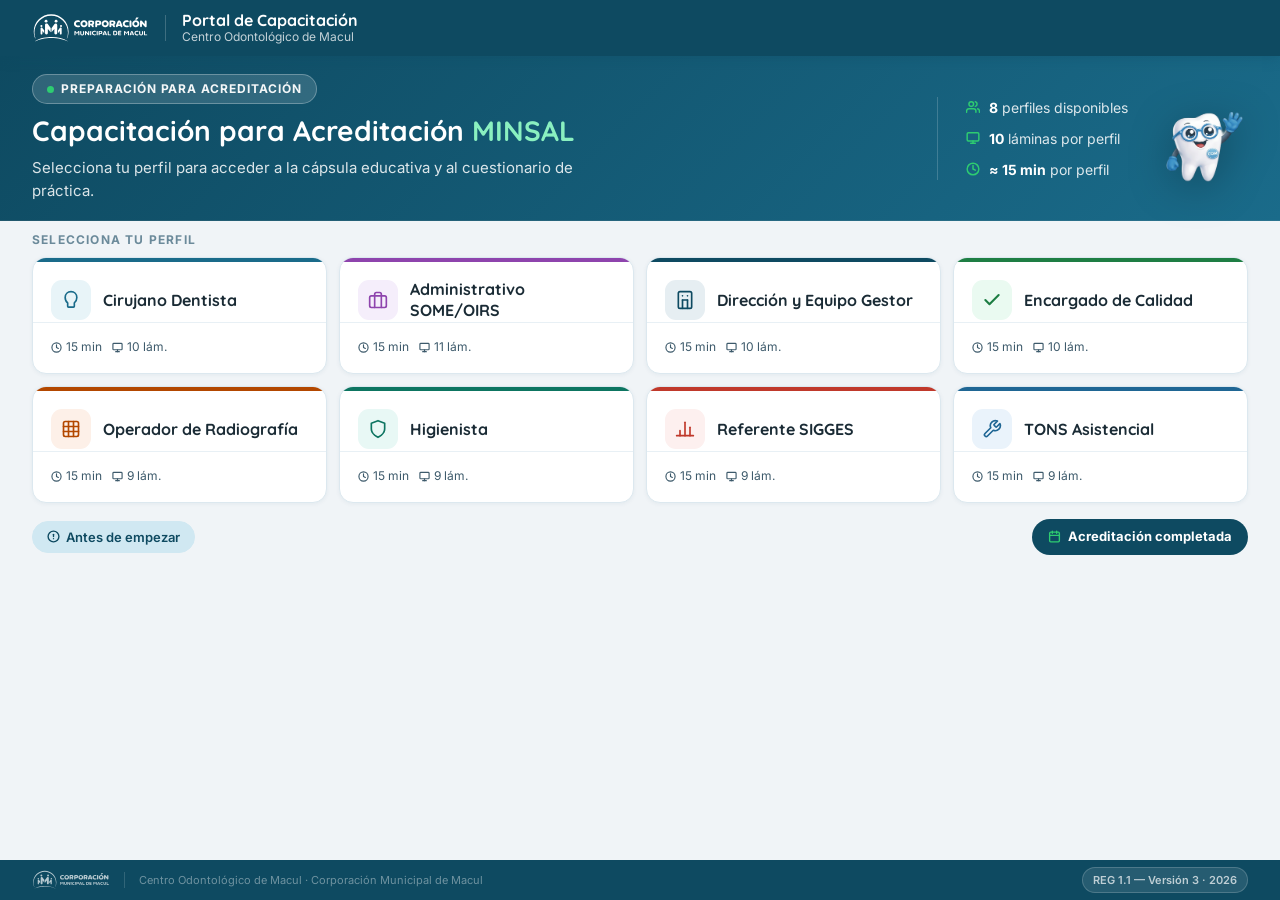
<file: index.html>
<!DOCTYPE html>
<html lang="es">
<head>
  <meta charset="UTF-8" />
  <meta name="viewport" content="width=device-width, initial-scale=1.0" />
  <title>Portal de Capacitación — Centro Odontológico de Macul</title>
  <link rel="stylesheet" href="com-styles.css" />
  <style>
    html, body { height: 100%; overflow: hidden; }
    body { background: var(--bg); display: flex; flex-direction: column; }

    /* ─── Header ─── */
    .site-header {
      background: var(--primary-dark); height: 56px; flex-shrink: 0;
      display: flex; align-items: center; padding: 0 32px; gap: 16px;
      box-shadow: 0 2px 12px rgba(14,74,97,0.3); z-index: 10;
    }
    .site-header-logo { display: flex; align-items: center; gap: 12px; text-decoration: none; }
    .site-header-logo img { height: 30px; filter: brightness(0) invert(1); display: block; }
    .hd { width: 1px; height: 26px; background: rgba(255,255,255,0.2); }
    .site-header-titles { display: flex; flex-direction: column; gap: 1px; }
    .site-header-main { font-family: var(--font-display); font-weight: 700; font-size: 16px; color: white; line-height: 1.1; }
    .site-header-sub  { font-size: 12px; color: rgba(255,255,255,0.75); line-height: 1.2; }

    /* ─── Intro band ─── */
    .intro-band {
      background: linear-gradient(135deg, var(--primary-dark) 0%, #1a6b8a 100%);
      flex-shrink: 0;
      padding: 16px 32px;
      display: flex; align-items: center; gap: 28px;
      border-bottom: 1px solid rgba(255,255,255,0.08);
    }
    .intro-band-text { flex: 1; }
    .intro-band-eyebrow {
      display: inline-flex; align-items: center; gap: 7px;
      background: rgba(255,255,255,0.14); border: 1px solid rgba(255,255,255,0.28);
      border-radius: 100px; padding: 5px 14px;
      font-size: 12px; font-weight: 700; letter-spacing: 0.08em;
      text-transform: uppercase; color: rgba(255,255,255,0.95);
      margin-bottom: 10px;
    }
    .intro-band-dot {
      width: 7px; height: 7px; border-radius: 50%; background: var(--accent);
      animation: pulse 2s ease-in-out infinite;
    }
    @keyframes pulse { 0%,100%{opacity:1;transform:scale(1)} 50%{opacity:0.5;transform:scale(0.8)} }
    .intro-band-title {
      font-family: var(--font-display); font-size: 28px; font-weight: 700;
      color: white; line-height: 1.2; margin-bottom: 8px;
    }
    .intro-band-title span { color: #8af0c0; }
    .intro-band-desc {
      font-size: 15px; color: rgba(255,255,255,0.85); line-height: 1.55; max-width: 560px;
    }
    .intro-band-mascot {
      flex-shrink: 0; display: flex; align-items: flex-end;
    }
    .intro-band-mascot img {
      height: 100px; width: auto;
      filter: drop-shadow(0 8px 20px rgba(0,0,0,0.25));
    }
    .intro-band-stats {
      flex-shrink: 0;
      display: flex; flex-direction: column; gap: 10px;
      padding-left: 28px; border-left: 1px solid rgba(255,255,255,0.18);
    }
    .intro-stat {
      display: flex; align-items: center; gap: 9px;
      font-size: 14px; color: rgba(255,255,255,0.85);
    }
    .intro-stat svg { color: var(--accent); flex-shrink: 0; }
    .intro-stat strong { color: white; font-weight: 700; }

    /* ─── Profiles section ─── */
    .profiles-section {
      flex: 1; min-height: 0;
      padding: 10px 32px 8px;
      display: flex; flex-direction: column; gap: 8px;
    }
    .profiles-label {
      font-size: 12px; font-weight: 700; letter-spacing: 0.1em;
      text-transform: uppercase; color: var(--text-muted); flex-shrink: 0;
    }
    .profiles-grid {
      display: grid;
      grid-template-columns: repeat(4, 1fr);
      grid-template-rows: repeat(2, auto);
      gap: 10px; align-content: start;
      align-items: stretch;
    }

    /* ─── Profile Card ─── */
    .profile-card {
      background: white; border-radius: 14px;
      border: 1.5px solid var(--border);
      overflow: hidden; cursor: pointer;
      transition: all 0.2s ease; text-decoration: none;
      display: flex; flex-direction: column;
      box-shadow: 0 1px 4px rgba(14,74,97,0.06);
      position: relative;
    }
    .profile-card:hover {
      transform: translateY(-4px);
      box-shadow: 0 12px 30px rgba(14,74,97,0.15);
    }
    .profile-card.proximamente {
      opacity: 0.65;
      cursor: not-allowed;
      pointer-events: none;
    }
    .profile-card.proximamente:hover {
      transform: none;
      box-shadow: 0 1px 4px rgba(14,74,97,0.06);
    }
    .proximamente-badge {
      position: absolute;
      top: 10px; right: 10px;
      background: #4A5568;
      color: white;
      font-size: 11px; font-weight: 600;
      padding: 5px 11px;
      border-radius: 100px;
      letter-spacing: 0.02em;
      z-index: 2;
    }
    .profile-card.en-desarrollo {
      opacity: 1;
      cursor: not-allowed;
      pointer-events: none;
    }
    .profile-card.en-desarrollo:hover {
      transform: none;
      box-shadow: 0 1px 4px rgba(14,74,97,0.06);
    }
    .en-desarrollo-badge {
      background: #DBEAFE;
      color: #1E5A8E;
    }
    .profile-card:hover .profile-card-name { color: var(--primary-dark); }
    .profile-card:hover .profile-arrow { opacity: 1; transform: translateX(0); }
    .profile-card-bar { height: 4px; width: 100%; flex-shrink: 0; }
    .profile-card-top {
      padding: 14px 16px 0;
      display: flex; align-items: center; gap: 12px; flex-shrink: 0;
    }
    .profile-card-icon {
      width: 40px; height: 40px; border-radius: 11px;
      display: flex; align-items: center; justify-content: center; flex-shrink: 0;
    }
    .profile-card-icon svg { width: 20px; height: 20px; }
    .profile-card-name {
      font-family: var(--font-display); font-size: 16px; font-weight: 700;
      color: var(--text); line-height: 1.3;
      transition: color 0.18s ease;
      min-height: 44px; display: flex; align-items: center;
    }
    .profile-card:focus-visible {
      outline: 3px solid var(--primary);
      outline-offset: 3px;
    }
    .profile-card-footer {
      display: flex; align-items: center; justify-content: space-between;
      padding: 10px 16px 12px; border-top: 1px solid var(--surface);
      margin-top: auto;
    }
    .profile-meta { display: flex; align-items: center; gap: 10px; flex-wrap: wrap; }
    .profile-meta-item {
      display: flex; align-items: center; gap: 4px;
      font-size: 12px; color: var(--text-mid);
    }
    .profile-arrow {
      width: 26px; height: 26px; border-radius: 50%;
      display: flex; align-items: center; justify-content: center;
      opacity: 0; transform: translateX(-6px);
      transition: all 0.2s ease; flex-shrink: 0;
    }
    .profile-arrow svg { width: 13px; height: 13px; color: white; }

    /* ─── Profiles footer ─── */
    .profiles-footer {
      display: flex; align-items: center; justify-content: space-between;
      flex-shrink: 0; padding-top: 8px;
    }
    .profiles-footer-msg {
      display: flex; align-items: center; gap: 8px;
      font-size: 14px; color: var(--primary-dark); font-weight: 600;
      background: var(--primary-light); border-radius: 100px;
      padding: 8px 16px;
    }
    .countdown-badge {
      display: flex; align-items: center; gap: 7px;
      background: var(--primary-dark); color: white;
      border-radius: 100px; padding: 8px 16px;
      font-size: 13px; font-weight: 700;
    }
    .countdown-badge svg { color: var(--accent); flex-shrink: 0; }

    /* ─── Footer ─── */
    .site-footer {
      background: var(--primary-dark); height: 40px; flex-shrink: 0;
      display: flex; align-items: center; padding: 0 32px; gap: 14px;
    }
    .site-footer img { height: 20px; filter: brightness(0) invert(1); opacity: 0.7; display: block; }
    .site-footer-div { width: 1px; height: 16px; background: rgba(255,255,255,0.15); }
    .site-footer-text { font-size: 11px; color: rgba(255,255,255,0.4); }
    .site-footer-badge {
      margin-left: auto; background: rgba(255,255,255,0.10);
      border: 1px solid rgba(255,255,255,0.18); border-radius: 100px;
      padding: 4px 10px; font-size: 11px; font-weight: 600;
      color: rgba(255,255,255,0.7);
    }

    /* ─── Modal "Antes de empezar" ─── */
    .antes-overlay {
      position: fixed; inset: 0; z-index: 2000;
      background: rgba(14,74,97,0.48);
      backdrop-filter: blur(4px);
      display: flex; align-items: center; justify-content: center;
      padding: 24px;
      opacity: 0; pointer-events: none;
      transition: opacity 0.22s ease;
    }
    .antes-overlay.open { opacity: 1; pointer-events: all; }
    .antes-panel {
      background: white; border-radius: 20px;
      width: 100%; max-width: 680px;
      box-shadow: 0 24px 64px rgba(14,74,97,0.22);
      display: flex; flex-direction: column;
      transform: translateY(20px);
      transition: transform 0.22s ease;
      overflow: hidden;
    }
    .antes-overlay.open .antes-panel { transform: translateY(0); }
    .antes-header {
      background: var(--primary-dark); padding: 20px 28px;
      display: flex; align-items: center; gap: 14px;
    }
    .antes-header-icon {
      width: 40px; height: 40px; border-radius: 10px;
      background: rgba(255,255,255,0.15);
      display: flex; align-items: center; justify-content: center;
      flex-shrink: 0; font-size: 20px;
    }
    .antes-header-texts { flex: 1; }
    .antes-header-title {
      font-family: var(--font-display); font-size: 18px;
      font-weight: 700; color: white; line-height: 1.1;
    }
    .antes-header-sub { font-size: 13px; color: rgba(255,255,255,0.7); margin-top: 2px; }
    .antes-close {
      width: 32px; height: 32px; border-radius: 50%;
      background: rgba(255,255,255,0.12); color: rgba(255,255,255,0.85);
      display: flex; align-items: center; justify-content: center;
      font-size: 18px; cursor: pointer; flex-shrink: 0;
      border: none; transition: background 0.15s ease;
    }
    .antes-close:hover { background: rgba(255,255,255,0.25); }
    .antes-body {
      padding: 20px 24px; display: flex; flex-direction: column; gap: 0;
    }
    .antes-item {
      display: flex; align-items: flex-start; gap: 16px; padding: 13px 0;
    }
    .antes-item + .antes-item { border-top: 1px solid var(--border); }
    .antes-item-icon { font-size: 40px; line-height: 1; flex-shrink: 0; width: 52px; text-align: center; }
    .antes-item-label { font-size: 15px; font-weight: 700; color: var(--text); margin-bottom: 4px; line-height: 1.3; }
    .antes-item-desc { font-size: 14px; color: var(--text-mid); line-height: 1.5; }
    .antes-divider { height: 1px; background: var(--border); margin: 4px 0; }
    .antes-rule {
      display: flex; align-items: flex-start; gap: 14px; padding: 9px 0;
    }
    .antes-rule-icon { font-size: 26px; flex-shrink: 0; width: 38px; text-align: center; padding-top: 1px; }
    .antes-rule-text { font-size: 14px; color: var(--text); line-height: 1.45; padding-top: 3px; }
    .antes-footer {
      padding: 16px 24px; border-top: 1px solid var(--border);
      display: flex; align-items: center; justify-content: flex-end;
    }
    /* Botón disparador en footer de perfiles */
    .btn-antes-trigger {
      display: inline-flex; align-items: center; gap: 6px;
      padding: 7px 14px; border-radius: 100px;
      font-size: 13px; font-weight: 600;
      background: var(--primary-light); color: var(--primary-dark);
      border: 1px solid var(--primary-light); cursor: pointer;
      transition: all 0.18s ease;
    }
    .btn-antes-trigger:hover { background: #c2dcea; border-color: var(--primary); }
    @media (max-width: 560px) {
      .antes-body { padding: 14px 16px; }
      .antes-header { padding: 16px; }
      .antes-footer { padding: 12px 16px; }
      .antes-item-icon { font-size: 32px; width: 42px; }
    }

    /* ─── Responsive ─── */
    @media (min-width: 769px) and (max-width: 1024px) {
      .profiles-grid { grid-template-columns: repeat(3, 1fr); }
      .intro-band-mascot img { height: 80px; }
      .intro-band-title { font-size: 24px; }
    }
    @media (max-width: 768px) {
      html, body { overflow: auto; }
      .site-header { padding: 0 16px; gap: 10px; }
      .intro-band {
        flex-wrap: wrap; padding: 16px; gap: 14px;
      }
      .intro-band-title { font-size: 22px; }
      .intro-band-stats { padding-left: 0; border-left: none; flex-direction: row; flex-wrap: wrap; gap: 14px; }
      .intro-band-mascot { display: none; }
      .profiles-section { padding: 16px; }
      .profiles-grid { grid-template-columns: 1fr; gap: 12px; }
      .profiles-footer { flex-wrap: wrap; gap: 10px; }
      .site-footer { padding: 0 16px; height: auto; padding: 8px 16px; flex-wrap: wrap; }
      .site-footer-text { font-size: 11px; }
    }
  </style>
</head>
<body>

<!-- ═══════════════════════════════
     TWEAKS PANEL
════════════════════════════════ -->
<div id="tweaks-panel" style="
  display:none; position:fixed; bottom:24px; right:24px; z-index:9999;
  background:white; border-radius:16px; box-shadow:0 8px 32px rgba(14,74,97,0.18);
  border:1.5px solid var(--border); width:280px; overflow:hidden;
  font-family:var(--font-body);
">
  <div style="background:var(--primary-dark);padding:12px 16px;display:flex;align-items:center;justify-content:space-between;">
    <span style="font-family:var(--font-display);font-weight:700;font-size:14px;color:white;">Tweaks</span>
    <button onclick="closeTweaks()" style="background:rgba(255,255,255,0.15);border:none;border-radius:6px;color:white;cursor:pointer;width:24px;height:24px;font-size:16px;display:flex;align-items:center;justify-content:center;">×</button>
  </div>
  <div style="padding:16px;display:flex;flex-direction:column;gap:16px;">

    <!-- Densidad -->
    <div>
      <div style="font-size:11px;font-weight:700;letter-spacing:0.08em;text-transform:uppercase;color:var(--text-muted);margin-bottom:8px;">Densidad visual</div>
      <div style="display:flex;gap:6px;">
        <button class="tw-btn" onclick="setDensity('compact')" data-density="compact">Compacto</button>
        <button class="tw-btn" onclick="setDensity('normal')" data-density="normal">Normal</button>
        <button class="tw-btn" onclick="setDensity('airy')" data-density="airy">Amplio</button>
      </div>
    </div>

    <!-- Paleta tarjetas -->
    <div>
      <div style="font-size:11px;font-weight:700;letter-spacing:0.08em;text-transform:uppercase;color:var(--text-muted);margin-bottom:8px;">Estilo de tarjetas</div>
      <div style="display:flex;gap:6px;">
        <button class="tw-btn" onclick="setCardStyle('color')" data-cardstyle="color">Por perfil</button>
        <button class="tw-btn" onclick="setCardStyle('mono')" data-cardstyle="mono">Monocromático</button>
        <button class="tw-btn" onclick="setCardStyle('bold')" data-cardstyle="bold">Bold</button>
      </div>
    </div>

    <!-- Fecha acreditación -->
    <div>
      <div style="font-size:11px;font-weight:700;letter-spacing:0.08em;text-transform:uppercase;color:var(--text-muted);margin-bottom:8px;">Fecha de acreditación</div>
      <input type="date" id="tw-date" style="
        width:100%;padding:8px 12px;border-radius:8px;
        border:1.5px solid var(--border);font-size:13px;
        font-family:var(--font-body);outline:none;color:var(--text);
        transition:border-color 0.18s;
      " oninput="setAcredDate(this.value)" />
    </div>

  </div>
</div>

<style>
.tw-btn {
  flex:1; padding:7px 6px; border-radius:8px;
  border:1.5px solid var(--border); background:white;
  font-size:12px; font-weight:600; color:var(--text-mid);
  cursor:pointer; font-family:var(--font-body);
  transition:all 0.15s ease;
}
.tw-btn:hover { background:var(--surface); }
.tw-btn.active {
  background:var(--primary-dark); color:white;
  border-color:var(--primary-dark);
}
</style>

<!-- ═══ Modal: Antes de empezar ═══ -->
<div id="modal-antes" class="antes-overlay" role="dialog" aria-modal="true" aria-labelledby="antes-title">
  <div class="antes-panel">

    <div class="antes-header">
      <div class="antes-header-icon">📋</div>
      <div class="antes-header-texts">
        <div class="antes-header-title" id="antes-title">Antes de empezar</div>
        <div class="antes-header-sub">Guía de presentación y marco normativo común</div>
      </div>
      <button class="antes-close" onclick="cerrarAntes(false)" aria-label="Cerrar">×</button>
    </div>

    <div class="antes-body">

      <!-- ¿Qué es? -->
      <div class="antes-item">
        <div class="antes-item-icon">🏛️</div>
        <div>
          <div class="antes-item-label">¿Qué es?</div>
          <div class="antes-item-desc">Una visita para confirmar que trabajamos con estándares de calidad. No es un examen.</div>
        </div>
      </div>

      <!-- Cómo presentarse -->
      <div class="antes-item">
        <div class="antes-item-icon">👤</div>
        <div>
          <div class="antes-item-label">Cómo presentarse</div>
          <div class="antes-item-desc">Nombre · RUT · <strong id="antes-perfil-nombre" style="color:var(--primary-dark)">su rol en el COM</strong></div>
        </div>
      </div>

      <div class="antes-divider"></div>

      <!-- Dos -->
      <div class="antes-rule">
        <div class="antes-rule-icon">✅</div>
        <div class="antes-rule-text">Responda solo lo que le preguntan. Menos es más.</div>
      </div>
      <div class="antes-rule">
        <div class="antes-rule-icon">✅</div>
        <div class="antes-rule-text">Si se equivoca, corríjase y siga adelante.</div>
      </div>

      <div class="antes-divider"></div>

      <!-- Don'ts -->
      <div class="antes-rule">
        <div class="antes-rule-icon">❌</div>
        <div class="antes-rule-text">No comente casos de pacientes fuera del contexto formal.</div>
      </div>
      <div class="antes-rule">
        <div class="antes-rule-icon">❌</div>
        <div class="antes-rule-text">No comparta su clave de <img src="assets/images/rayen-logo.png" class="rayen-logo" alt="" aria-hidden="true">RAYEN u otros sistemas.</div>
      </div>
      <div class="antes-rule">
        <div class="antes-rule-icon">❌</div>
        <div class="antes-rule-text">No fotografíe pantallas con su celular personal.</div>
      </div>

    </div>

    <div class="antes-footer">
      <button class="btn btn-primary" onclick="cerrarAntes(true)">
        Ir a mi cápsula
        <svg width="14" height="14" viewBox="0 0 24 24" fill="none" stroke="currentColor" stroke-width="2.5" stroke-linecap="round" stroke-linejoin="round"><polyline points="9 18 15 12 9 6"/></svg>
      </button>
    </div>

  </div>
</div>

<!-- Header -->
<header class="site-header">
  <a href="index.html" class="site-header-logo">
    <img src="assets/images/corpo-macul-blanco.svg" alt="Corporación Municipal de Macul" />
  </a>
  <div class="hd"></div>
  <div class="site-header-titles">
    <span class="site-header-main">Portal de Capacitación</span>
    <span class="site-header-sub">Centro Odontológico de Macul</span>
  </div>
</header>

<!-- Intro band -->
<div class="intro-band">
  <div class="intro-band-text">
    <div class="intro-band-eyebrow">
      <div class="intro-band-dot"></div>
      Preparación para Acreditación
    </div>
    <h1 class="intro-band-title">Capacitación para Acreditación <span>MINSAL</span></h1>
    <p class="intro-band-desc">Selecciona tu perfil para acceder a la cápsula educativa y al cuestionario de práctica.</p>
  </div>
  <div class="intro-band-stats">
    <div class="intro-stat">
      <svg width="14" height="14" viewBox="0 0 24 24" fill="none" stroke="currentColor" stroke-width="2.5" stroke-linecap="round" stroke-linejoin="round"><path d="M17 21v-2a4 4 0 00-4-4H5a4 4 0 00-4 4v2"/><circle cx="9" cy="7" r="4"/><path d="M23 21v-2a4 4 0 00-3-3.87"/><path d="M16 3.13a4 4 0 010 7.75"/></svg>
      <span><strong>8</strong> perfiles disponibles</span>
    </div>
    <div class="intro-stat">
      <svg width="14" height="14" viewBox="0 0 24 24" fill="none" stroke="currentColor" stroke-width="2.5" stroke-linecap="round" stroke-linejoin="round"><rect x="2" y="3" width="20" height="14" rx="2"/><line x1="8" y1="21" x2="16" y2="21"/><line x1="12" y1="17" x2="12" y2="21"/></svg>
      <span><strong>10</strong> láminas por perfil</span>
    </div>
    <div class="intro-stat">
      <svg width="14" height="14" viewBox="0 0 24 24" fill="none" stroke="currentColor" stroke-width="2.5" stroke-linecap="round" stroke-linejoin="round"><circle cx="12" cy="12" r="10"/><polyline points="12 6 12 12 16 14"/></svg>
      <span><strong>≈ 15 min</strong> por perfil</span>
    </div>
  </div>
  <div class="intro-band-mascot">
    <img src="assets/images/muela_saludo.png" alt="Dr. Com" class="dr-com-personaje" />
  </div>
</div>

<!-- Profiles -->
<div class="profiles-section">
  <div class="profiles-label">Selecciona tu perfil</div>
  <div class="profiles-grid" id="profiles-grid"></div>
  <div class="profiles-footer">
    <button class="btn-antes-trigger" onclick="abrirAntes()">
      <svg width="13" height="13" viewBox="0 0 24 24" fill="none" stroke="currentColor" stroke-width="2.5" stroke-linecap="round" stroke-linejoin="round"><circle cx="12" cy="12" r="10"/><line x1="12" y1="8" x2="12" y2="12"/><line x1="12" y1="16" x2="12.01" y2="16"/></svg>
      Antes de empezar
    </button>
    <div class="countdown-badge" id="countdown-badge">
      <svg width="13" height="13" viewBox="0 0 24 24" fill="none" stroke="currentColor" stroke-width="2.5" stroke-linecap="round" stroke-linejoin="round"><rect x="3" y="4" width="18" height="18" rx="2"/><line x1="16" y1="2" x2="16" y2="6"/><line x1="8" y1="2" x2="8" y2="6"/><line x1="3" y1="10" x2="21" y2="10"/></svg>
      <span id="countdown-text">Calculando fecha...</span>
    </div>
  </div>
</div>

<!-- Footer -->
<footer class="site-footer">
  <img src="assets/images/corpo-macul-blanco.svg" alt="Corporación Municipal de Macul" />
  <div class="site-footer-div"></div>
  <span class="site-footer-text">Centro Odontológico de Macul · Corporación Municipal de Macul</span>
  <div class="site-footer-badge">REG 1.1 — Versión 3 · 2026</div>
</footer>

<script src="com-data.js"></script>
<script>
  const icons = {
    tooth:    `<svg viewBox="0 0 24 24" fill="none" stroke="currentColor" stroke-width="2" stroke-linecap="round" stroke-linejoin="round"><path d="M12 2C8 2 5 5 5 9c0 2.5 1 5 3 6.5v4a1 1 0 001 1h6a1 1 0 001-1v-4c2-1.5 3-4 3-6.5 0-4-3-7-7-7z"/></svg>`,
    tools:    `<svg viewBox="0 0 24 24" fill="none" stroke="currentColor" stroke-width="2" stroke-linecap="round" stroke-linejoin="round"><path d="M14.7 6.3a1 1 0 000 1.4l1.6 1.6a1 1 0 001.4 0l3.77-3.77a6 6 0 01-7.94 7.94l-6.91 6.91a2.12 2.12 0 01-3-3l6.91-6.91a6 6 0 017.94-7.94l-3.76 3.76z"/></svg>`,
    shield:   `<svg viewBox="0 0 24 24" fill="none" stroke="currentColor" stroke-width="2" stroke-linecap="round" stroke-linejoin="round"><path d="M12 22s8-4 8-10V5l-8-3-8 3v7c0 6 8 10 8 10z"/></svg>`,
    desk:     `<svg viewBox="0 0 24 24" fill="none" stroke="currentColor" stroke-width="2" stroke-linecap="round" stroke-linejoin="round"><rect x="2" y="7" width="20" height="14" rx="2"/><path d="M16 21V5a2 2 0 00-2-2h-4a2 2 0 00-2 2v16"/></svg>`,
    xray:     `<svg viewBox="0 0 24 24" fill="none" stroke="currentColor" stroke-width="2" stroke-linecap="round" stroke-linejoin="round"><rect x="3" y="3" width="18" height="18" rx="2"/><line x1="9" y1="3" x2="9" y2="21"/><line x1="15" y1="3" x2="15" y2="21"/><line x1="3" y1="9" x2="21" y2="9"/><line x1="3" y1="15" x2="21" y2="15"/></svg>`,
    check:    `<svg viewBox="0 0 24 24" fill="none" stroke="currentColor" stroke-width="2.5" stroke-linecap="round" stroke-linejoin="round"><polyline points="20 6 9 17 4 12"/></svg>`,
    chart:    `<svg viewBox="0 0 24 24" fill="none" stroke="currentColor" stroke-width="2" stroke-linecap="round" stroke-linejoin="round"><line x1="18" y1="20" x2="18" y2="10"/><line x1="12" y1="20" x2="12" y2="4"/><line x1="6" y1="20" x2="6" y2="14"/><line x1="2" y1="20" x2="22" y2="20"/></svg>`,
    building: `<svg viewBox="0 0 24 24" fill="none" stroke="currentColor" stroke-width="2" stroke-linecap="round" stroke-linejoin="round"><rect x="4" y="2" width="16" height="20" rx="2"/><line x1="9" y1="22" x2="9" y2="12"/><line x1="15" y1="22" x2="15" y2="12"/><line x1="9" y1="7" x2="9.01" y2="7"/><line x1="15" y1="7" x2="15.01" y2="7"/><line x1="9" y1="12" x2="15" y2="12"/></svg>`,
  };

  const grid = document.getElementById('profiles-grid');

  const ORDEN_PERFILES = ['dentista', 'administrativo', 'direccion', 'calidad', 'radiografia', 'higienista', 'sigges', 'tecnico'];

  ORDEN_PERFILES.forEach(perfilId => {
    const perfil = COM.perfiles.find(p => p.id === perfilId);
    if (!perfil) return;
    const activo = perfil.activo !== false;
    const enDesarrollo = perfil.enDesarrollo === true;
    const prog = parseInt(localStorage.getItem(`progress_${perfil.id}`) || '0');
    const done = activo && (localStorage.getItem(`quiz_done_${perfil.id}`) === '1' || prog >= 100);

    // Contar láminas reales (excluyendo tipo identificacion, igual que capsula.html)
    const capsData = COM.capsulas[perfil.id];
    const lamCount = capsData ? capsData.laminas.filter(l => l.tipo !== 'identificacion').length : 0;

    const card = document.createElement('a');
    card.href = activo ? `capsula.html?id=${perfil.id}` : '#';
    card.dataset.perfilId = perfil.id;
    let cardClass = 'profile-card';
    if (enDesarrollo) cardClass += ' en-desarrollo';
    else if (!activo) cardClass += ' proximamente';
    card.className = cardClass;

    let badge = '';
    if (enDesarrollo) badge = '<div class="proximamente-badge en-desarrollo-badge">En desarrollo</div>';
    else if (!activo) badge = '<div class="proximamente-badge">Próximamente</div>';

    card.innerHTML = `
      ${badge}
      <div class="profile-card-bar" style="background:${perfil.color}"></div>
      <div class="profile-card-top">
        <div class="profile-card-icon" style="background:${perfil.colorLight};color:${perfil.color}">
          ${icons[perfil.icon]}
        </div>
        <div class="profile-card-name">${perfil.nombre}</div>
      </div>
      <div class="profile-card-footer">
        <div class="profile-meta">
          <div class="profile-meta-item">
            <svg width="11" height="11" viewBox="0 0 24 24" fill="none" stroke="currentColor" stroke-width="2.5" stroke-linecap="round" stroke-linejoin="round"><circle cx="12" cy="12" r="10"/><polyline points="12 6 12 12 16 14"/></svg>
            ${perfil.tiempo}
          </div>
          <div class="profile-meta-item">
            <svg width="11" height="11" viewBox="0 0 24 24" fill="none" stroke="currentColor" stroke-width="2.5" stroke-linecap="round" stroke-linejoin="round"><rect x="2" y="3" width="20" height="14" rx="2"/><line x1="8" y1="21" x2="16" y2="21"/><line x1="12" y1="17" x2="12" y2="21"/></svg>
            ${lamCount} lám.
          </div>
          ${done ? `<div class="profile-meta-item" style="color:#1a7a44;font-weight:700">
            <svg width="11" height="11" viewBox="0 0 24 24" fill="none" stroke="currentColor" stroke-width="3" stroke-linecap="round" stroke-linejoin="round"><polyline points="20 6 9 17 4 12"/></svg>
            Completado
          </div>` : ''}
        </div>
        <div class="profile-arrow" style="background:${perfil.color}">
          <svg viewBox="0 0 24 24" fill="none" stroke="currentColor" stroke-width="2.5" stroke-linecap="round" stroke-linejoin="round"><polyline points="9 18 15 12 9 6"/></svg>
        </div>
      </div>
    `;
    if (done) card.style.borderColor = '#abebc6';
    grid.appendChild(card);
  });

  // ── Contador de días para acreditación ──
  const ACRED_DATE = new Date((COM.fechaAcreditacion || '2026-06-02') + 'T00:00:00');
  const today = new Date();
  today.setHours(0,0,0,0);
  const diff = Math.ceil((ACRED_DATE - today) / (1000 * 60 * 60 * 24));
  const txt = document.getElementById('countdown-text');
  if (diff > 0) {
    txt.textContent = `${diff} día${diff !== 1 ? 's' : ''} para la Acreditación`;
  } else if (diff === 0) {
    txt.textContent = '¡Hoy es el día de la Acreditación!';
  } else {
    txt.textContent = 'Acreditación completada';
  }

  /* ════ TWEAKS ════ */
  const TWEAK_DEFAULTS = /*EDITMODE-BEGIN*/{
    "density": "airy",
    "cardStyle": "color",
    "acredDate": "2026-06-02"
  }/*EDITMODE-END*/;

  let T = Object.assign({}, TWEAK_DEFAULTS);

  // Density
  const DENSITY = {
    compact: { gap:'6px',  cardPad:'8px 14px 0',  footerPad:'6px 14px 8px',  bannerPad:'12px 32px', mascotH:'80px'  },
    normal:  { gap:'10px', cardPad:'14px 16px 0', footerPad:'10px 16px 12px', bannerPad:'18px 32px', mascotH:'100px' },
    airy:    { gap:'12px', cardPad:'16px 18px 0', footerPad:'11px 18px 13px', bannerPad:'18px 32px', mascotH:'110px' },
  };

  function applyDensity(d) {
    const D = DENSITY[d] || DENSITY.normal;
    document.getElementById('profiles-grid').style.gap = D.gap;
    document.querySelectorAll('.profile-card-top').forEach(el => el.style.padding = D.cardPad);
    document.querySelectorAll('.profile-card-footer').forEach(el => el.style.padding = D.footerPad);
    document.querySelector('.intro-band').style.padding = D.bannerPad;
    const mascot = document.querySelector('.intro-band-mascot img');
    if (mascot) mascot.style.height = D.mascotH;
    document.querySelectorAll('[data-density]').forEach(b => b.classList.toggle('active', b.dataset.density === d));
  }

  // Card style
  function applyCardStyle(s) {
    document.querySelectorAll('.profile-card').forEach((card, i) => {
      const perfil = COM.perfiles.find(p => p.id === card.dataset.perfilId) || COM.perfiles[i];
      const bar = card.querySelector('.profile-card-bar');
      const icon = card.querySelector('.profile-card-icon');
      if (s === 'color') {
        card.style.background = 'white';
        bar.style.background = perfil.color;
        icon.style.background = perfil.colorLight;
        icon.style.color = perfil.color;
        card.style.borderColor = '';
      } else if (s === 'mono') {
        card.style.background = 'white';
        bar.style.background = 'var(--primary)';
        icon.style.background = 'var(--primary-light)';
        icon.style.color = 'var(--primary)';
        card.style.borderColor = '';
      } else if (s === 'bold') {
        card.style.background = perfil.colorLight;
        bar.style.background = perfil.color;
        icon.style.background = 'white';
        icon.style.color = perfil.color;
        card.style.borderColor = perfil.color + '44';
      }
    });
    document.querySelectorAll('[data-cardstyle]').forEach(b => b.classList.toggle('active', b.dataset.cardstyle === s));
  }

  // Acred date
  function applyAcredDate(dateStr) {
    const d = new Date(dateStr + 'T00:00:00');
    const hoy = new Date(); hoy.setHours(0,0,0,0);
    const diff2 = Math.ceil((d - hoy) / (1000*60*60*24));
    const txt2 = document.getElementById('countdown-text');
    if (diff2 > 0) txt2.textContent = `${diff2} día${diff2!==1?'s':''} para la Acreditación`;
    else if (diff2===0) txt2.textContent = '¡Hoy es el día!';
    else txt2.textContent = 'Acreditación completada';
    const inp = document.getElementById('tw-date');
    if (inp) inp.value = dateStr;
  }

  function setDensity(d) { T.density = d; applyDensity(d); saveTweaks(); }
  function setCardStyle(s) { T.cardStyle = s; applyCardStyle(s); saveTweaks(); }
  function setAcredDate(v) { T.acredDate = v; applyAcredDate(v); saveTweaks(); }

  function saveTweaks() {
    window.parent.postMessage({ type: '__edit_mode_set_keys', edits: T }, '*');
  }

  function closeTweaks() {
    document.getElementById('tweaks-panel').style.display = 'none';
    window.parent.postMessage({ type: '__edit_mode_dismissed' }, '*');
  }

  // Host protocol
  window.addEventListener('message', e => {
    if (e.data?.type === '__activate_edit_mode')   document.getElementById('tweaks-panel').style.display = 'block';
    if (e.data?.type === '__deactivate_edit_mode') document.getElementById('tweaks-panel').style.display = 'none';
  });
  window.parent.postMessage({ type: '__edit_mode_available' }, '*');

  // Init
  applyDensity(T.density);
  applyCardStyle(T.cardStyle);
  applyAcredDate(T.acredDate);
  document.getElementById('tw-date').value = T.acredDate;

  /* ════ MODAL "ANTES DE EMPEZAR" ════ */
  const modalAntes = document.getElementById('modal-antes');
  const antesPerfilNombre = document.getElementById('antes-perfil-nombre');
  let _antesPendingUrl = null;

  function abrirAntes(perfilNombre) {
    if (perfilNombre) antesPerfilNombre.textContent = perfilNombre;
    modalAntes.classList.add('open');
    document.body.style.overflow = 'hidden';
  }

  function cerrarAntes(navegar) {
    modalAntes.classList.remove('open');
    document.body.style.overflow = '';
    sessionStorage.setItem('antes_visto', '1');
    if (navegar && _antesPendingUrl) {
      const url = _antesPendingUrl;
      _antesPendingUrl = null;
      window.location.href = url;
    } else {
      _antesPendingUrl = null;
    }
  }

  // Cerrar con Escape o click en overlay (sin navegar)
  modalAntes.addEventListener('click', e => {
    if (e.target === modalAntes) cerrarAntes(false);
  });
  document.addEventListener('keydown', e => {
    if (e.key === 'Escape' && modalAntes.classList.contains('open')) cerrarAntes(false);
  });

  // Interceptar clic en tarjetas activas: primera vez → banner con nombre del perfil
  grid.querySelectorAll('a.profile-card:not(.proximamente):not(.en-desarrollo)').forEach(card => {
    card.addEventListener('click', e => {
      e.preventDefault();
      const perfil = COM.perfiles.find(p => p.id === card.dataset.perfilId);
      const url = card.href;
      if (!sessionStorage.getItem('antes_visto')) {
        _antesPendingUrl = url;
        abrirAntes(perfil ? perfil.nombre : '');
      } else {
        window.location.href = url;
      }
    });
  });

  // Auto-abrir solo si viene explícitamente desde ?ver=antes (enlace desde cápsula)
  const urlParams = new URLSearchParams(window.location.search);
  if (urlParams.get('ver') === 'antes') {
    setTimeout(() => abrirAntes(), 300);
  }
</script>
</body>
</html>
</file>
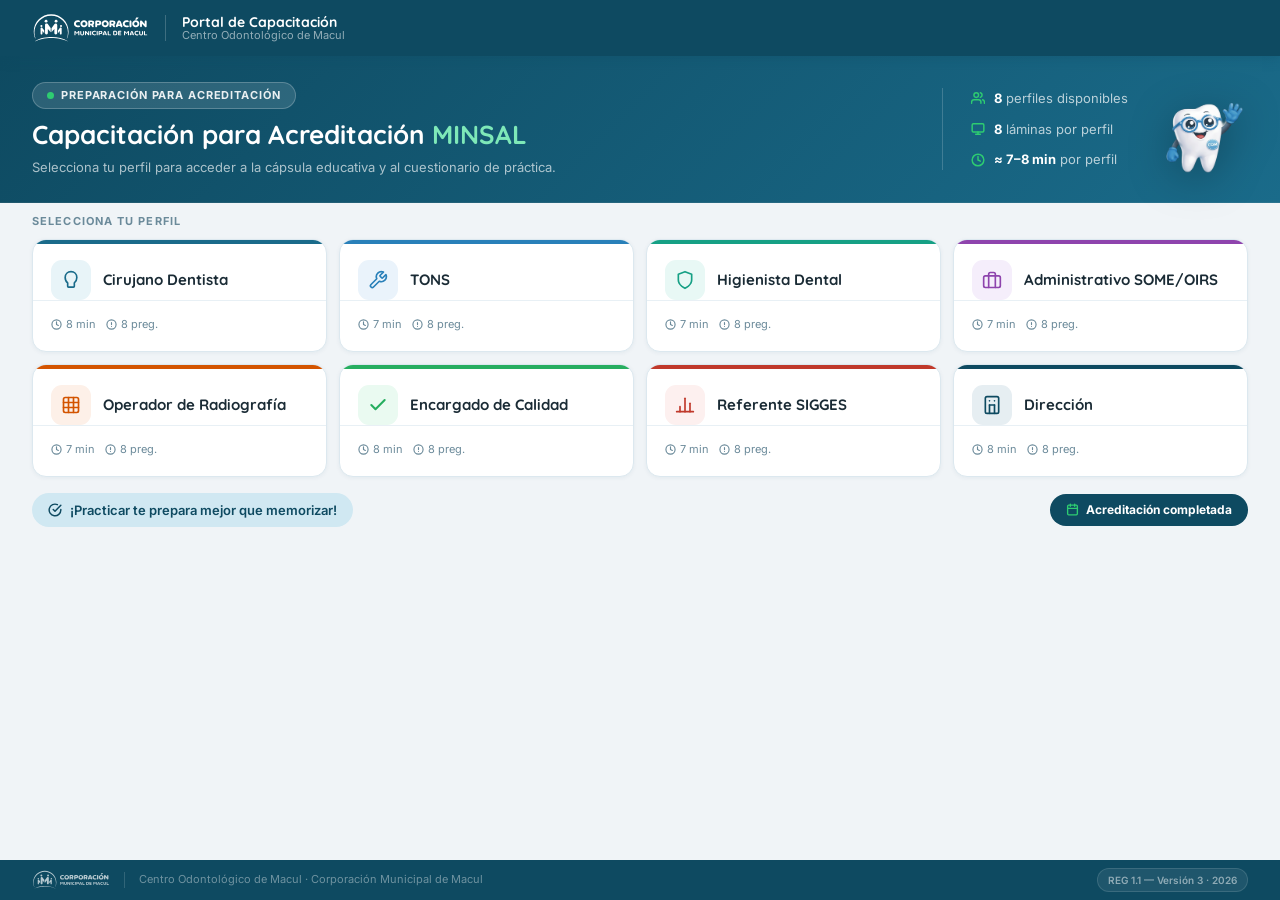
<file: handoff/index.html>
<!DOCTYPE html>
<html lang="es">
<head>
  <meta charset="UTF-8" />
  <meta name="viewport" content="width=device-width, initial-scale=1.0" />
  <title>Portal de Capacitación — Centro Odontológico de Macul</title>
  <link rel="stylesheet" href="com-styles.css" />
  <style>
    html, body { height: 100%; overflow: hidden; }
    body { background: var(--bg); display: flex; flex-direction: column; }

    /* ─── Header ─── */
    .site-header {
      background: var(--primary-dark); height: 56px; flex-shrink: 0;
      display: flex; align-items: center; padding: 0 32px; gap: 16px;
      box-shadow: 0 2px 12px rgba(14,74,97,0.3); z-index: 10;
    }
    .site-header-logo { display: flex; align-items: center; gap: 12px; text-decoration: none; }
    .site-header-logo img { height: 30px; filter: brightness(0) invert(1); display: block; }
    .hd { width: 1px; height: 26px; background: rgba(255,255,255,0.2); }
    .site-header-titles { display: flex; flex-direction: column; gap: 1px; }
    .site-header-main { font-family: var(--font-display); font-weight: 700; font-size: 14px; color: white; line-height: 1; }
    .site-header-sub  { font-size: 11px; color: rgba(255,255,255,0.55); line-height: 1; }

    /* ─── Intro band ─── */
    .intro-band {
      background: linear-gradient(135deg, var(--primary-dark) 0%, #1a6b8a 100%);
      flex-shrink: 0;
      padding: 16px 32px;
      display: flex; align-items: center; gap: 28px;
      border-bottom: 1px solid rgba(255,255,255,0.08);
    }
    .intro-band-text { flex: 1; }
    .intro-band-eyebrow {
      display: inline-flex; align-items: center; gap: 7px;
      background: rgba(255,255,255,0.12); border: 1px solid rgba(255,255,255,0.22);
      border-radius: 100px; padding: 4px 14px;
      font-size: 11px; font-weight: 700; letter-spacing: 0.08em;
      text-transform: uppercase; color: rgba(255,255,255,0.9);
      margin-bottom: 10px;
    }
    .intro-band-dot {
      width: 7px; height: 7px; border-radius: 50%; background: var(--accent);
      animation: pulse 2s ease-in-out infinite;
    }
    @keyframes pulse { 0%,100%{opacity:1;transform:scale(1)} 50%{opacity:0.5;transform:scale(0.8)} }
    .intro-band-title {
      font-family: var(--font-display); font-size: 26px; font-weight: 700;
      color: white; line-height: 1.2; margin-bottom: 6px;
    }
    .intro-band-title span { color: #7ee8b8; }
    .intro-band-desc {
      font-size: 13px; color: rgba(255,255,255,0.65); line-height: 1.55; max-width: 560px;
    }
    .intro-band-mascot {
      flex-shrink: 0; display: flex; align-items: flex-end;
    }
    .intro-band-mascot img {
      height: 100px; width: auto;
      filter: drop-shadow(0 8px 20px rgba(0,0,0,0.25));
    }
    .intro-band-stats {
      flex-shrink: 0;
      display: flex; flex-direction: column; gap: 10px;
      padding-left: 28px; border-left: 1px solid rgba(255,255,255,0.18);
    }
    .intro-stat {
      display: flex; align-items: center; gap: 9px;
      font-size: 13px; color: rgba(255,255,255,0.7);
    }
    .intro-stat svg { color: var(--accent); flex-shrink: 0; }
    .intro-stat strong { color: white; font-weight: 700; }

    /* ─── Profiles section ─── */
    .profiles-section {
      flex: 1; min-height: 0;
      padding: 10px 32px 8px;
      display: flex; flex-direction: column; gap: 8px;
    }
    .profiles-label {
      font-size: 11px; font-weight: 700; letter-spacing: 0.1em;
      text-transform: uppercase; color: var(--text-muted); flex-shrink: 0;
    }
    .profiles-grid {
      display: grid;
      grid-template-columns: repeat(4, 1fr);
      grid-template-rows: repeat(2, auto);
      gap: 10px; align-content: start;
    }

    .profiles-grid {
      display: grid;
      grid-template-columns: repeat(4, 1fr);
      grid-template-rows: repeat(2, auto);
      gap: 10px; align-content: start;
      align-items: stretch;
    }

    /* ─── Profile Card ─── */
    .profile-card {
      background: white; border-radius: 14px;
      border: 1.5px solid var(--border);
      overflow: hidden; cursor: pointer;
      transition: all 0.2s ease; text-decoration: none;
      display: flex; flex-direction: column;
      box-shadow: 0 1px 4px rgba(14,74,97,0.06);
    }
    .profile-card:hover {
      transform: translateY(-4px);
      box-shadow: 0 12px 30px rgba(14,74,97,0.15);
    }
    .profile-card:hover .profile-card-name { color: var(--primary-dark); }
    .profile-card:hover .profile-arrow { opacity: 1; transform: translateX(0); }
    .profile-card-bar { height: 4px; width: 100%; flex-shrink: 0; }
    .profile-card-top {
      padding: 14px 16px 0;
      display: flex; align-items: center; gap: 12px; flex-shrink: 0;
    }
    .profile-card-icon {
      width: 40px; height: 40px; border-radius: 11px;
      display: flex; align-items: center; justify-content: center; flex-shrink: 0;
    }
    .profile-card-icon svg { width: 20px; height: 20px; }
    .profile-card-name {
      font-family: var(--font-display); font-size: 15px; font-weight: 700;
      color: var(--text); line-height: 1.3;
      transition: color 0.18s ease;
      min-height: 40px; display: flex; align-items: center;
    }
    .profile-card-footer {
      display: flex; align-items: center; justify-content: space-between;
      padding: 10px 16px 12px; border-top: 1px solid var(--surface);
      margin-top: auto;
    }
    .profile-meta { display: flex; align-items: center; gap: 10px; flex-wrap: wrap; }
    .profile-meta-item {
      display: flex; align-items: center; gap: 4px;
      font-size: 11px; color: var(--text-muted);
    }
    .profile-arrow {
      width: 26px; height: 26px; border-radius: 50%;
      display: flex; align-items: center; justify-content: center;
      opacity: 0; transform: translateX(-6px);
      transition: all 0.2s ease; flex-shrink: 0;
    }
    .profile-arrow svg { width: 13px; height: 13px; color: white; }

    /* ─── Profiles footer ─── */
    .profiles-footer {
      display: flex; align-items: center; justify-content: space-between;
      flex-shrink: 0; padding-top: 8px;
    }
    .profiles-footer-msg {
      display: flex; align-items: center; gap: 8px;
      font-size: 13px; color: var(--primary-dark); font-weight: 600;
      background: var(--primary-light); border-radius: 100px;
      padding: 7px 16px;
    }
    .countdown-badge {
      display: flex; align-items: center; gap: 7px;
      background: var(--primary-dark); color: white;
      border-radius: 100px; padding: 6px 16px;
      font-size: 12px; font-weight: 700;
    }
    .countdown-badge svg { color: var(--accent); flex-shrink: 0; }

    /* ─── Footer ─── */
    .site-footer {
      background: var(--primary-dark); height: 40px; flex-shrink: 0;
      display: flex; align-items: center; padding: 0 32px; gap: 14px;
    }
    .site-footer img { height: 20px; filter: brightness(0) invert(1); opacity: 0.7; display: block; }
    .site-footer-div { width: 1px; height: 16px; background: rgba(255,255,255,0.15); }
    .site-footer-text { font-size: 11px; color: rgba(255,255,255,0.4); }
    .site-footer-badge {
      margin-left: auto; background: rgba(255,255,255,0.07);
      border: 1px solid rgba(255,255,255,0.12); border-radius: 100px;
      padding: 3px 10px; font-size: 10px; font-weight: 600;
      color: rgba(255,255,255,0.5);
    }
  </style>
</head>
<body>

<!-- ═══════════════════════════════
     TWEAKS PANEL
════════════════════════════════ -->
<div id="tweaks-panel" style="
  display:none; position:fixed; bottom:24px; right:24px; z-index:9999;
  background:white; border-radius:16px; box-shadow:0 8px 32px rgba(14,74,97,0.18);
  border:1.5px solid var(--border); width:280px; overflow:hidden;
  font-family:var(--font-body);
">
  <div style="background:var(--primary-dark);padding:12px 16px;display:flex;align-items:center;justify-content:space-between;">
    <span style="font-family:var(--font-display);font-weight:700;font-size:14px;color:white;">Tweaks</span>
    <button onclick="closeTweaks()" style="background:rgba(255,255,255,0.15);border:none;border-radius:6px;color:white;cursor:pointer;width:24px;height:24px;font-size:16px;display:flex;align-items:center;justify-content:center;">×</button>
  </div>
  <div style="padding:16px;display:flex;flex-direction:column;gap:16px;">

    <!-- Densidad -->
    <div>
      <div style="font-size:11px;font-weight:700;letter-spacing:0.08em;text-transform:uppercase;color:var(--text-muted);margin-bottom:8px;">Densidad visual</div>
      <div style="display:flex;gap:6px;">
        <button class="tw-btn" onclick="setDensity('compact')" data-density="compact">Compacto</button>
        <button class="tw-btn" onclick="setDensity('normal')" data-density="normal">Normal</button>
        <button class="tw-btn" onclick="setDensity('airy')" data-density="airy">Amplio</button>
      </div>
    </div>

    <!-- Paleta tarjetas -->
    <div>
      <div style="font-size:11px;font-weight:700;letter-spacing:0.08em;text-transform:uppercase;color:var(--text-muted);margin-bottom:8px;">Estilo de tarjetas</div>
      <div style="display:flex;gap:6px;">
        <button class="tw-btn" onclick="setCardStyle('color')" data-cardstyle="color">Por perfil</button>
        <button class="tw-btn" onclick="setCardStyle('mono')" data-cardstyle="mono">Monocromático</button>
        <button class="tw-btn" onclick="setCardStyle('bold')" data-cardstyle="bold">Bold</button>
      </div>
    </div>

    <!-- Fecha acreditación -->
    <div>
      <div style="font-size:11px;font-weight:700;letter-spacing:0.08em;text-transform:uppercase;color:var(--text-muted);margin-bottom:8px;">Fecha de acreditación</div>
      <input type="date" id="tw-date" style="
        width:100%;padding:8px 12px;border-radius:8px;
        border:1.5px solid var(--border);font-size:13px;
        font-family:var(--font-body);outline:none;color:var(--text);
        transition:border-color 0.18s;
      " oninput="setAcredDate(this.value)" />
    </div>

  </div>
</div>

<style>
.tw-btn {
  flex:1; padding:7px 6px; border-radius:8px;
  border:1.5px solid var(--border); background:white;
  font-size:12px; font-weight:600; color:var(--text-mid);
  cursor:pointer; font-family:var(--font-body);
  transition:all 0.15s ease;
}
.tw-btn:hover { background:var(--surface); }
.tw-btn.active {
  background:var(--primary-dark); color:white;
  border-color:var(--primary-dark);
}
</style>

<!-- Header -->
<header class="site-header">
  <a href="index.html" class="site-header-logo">
    <img src="assets/corpo-macul-blanco.svg" alt="Corporación Municipal de Macul" />
  </a>
  <div class="hd"></div>
  <div class="site-header-titles">
    <span class="site-header-main">Portal de Capacitación</span>
    <span class="site-header-sub">Centro Odontológico de Macul</span>
  </div>
</header>

<!-- Intro band -->
<div class="intro-band">
  <div class="intro-band-text">
    <div class="intro-band-eyebrow">
      <div class="intro-band-dot"></div>
      Preparación para Acreditación
    </div>
    <h1 class="intro-band-title">Capacitación para Acreditación <span>MINSAL</span></h1>
    <p class="intro-band-desc">Selecciona tu perfil para acceder a la cápsula educativa y al cuestionario de práctica.</p>
  </div>
  <div class="intro-band-stats">
    <div class="intro-stat">
      <svg width="14" height="14" viewBox="0 0 24 24" fill="none" stroke="currentColor" stroke-width="2.5" stroke-linecap="round" stroke-linejoin="round"><path d="M17 21v-2a4 4 0 00-4-4H5a4 4 0 00-4 4v2"/><circle cx="9" cy="7" r="4"/><path d="M23 21v-2a4 4 0 00-3-3.87"/><path d="M16 3.13a4 4 0 010 7.75"/></svg>
      <span><strong>8</strong> perfiles disponibles</span>
    </div>
    <div class="intro-stat">
      <svg width="14" height="14" viewBox="0 0 24 24" fill="none" stroke="currentColor" stroke-width="2.5" stroke-linecap="round" stroke-linejoin="round"><rect x="2" y="3" width="20" height="14" rx="2"/><line x1="8" y1="21" x2="16" y2="21"/><line x1="12" y1="17" x2="12" y2="21"/></svg>
      <span><strong>8</strong> láminas por perfil</span>
    </div>
    <div class="intro-stat">
      <svg width="14" height="14" viewBox="0 0 24 24" fill="none" stroke="currentColor" stroke-width="2.5" stroke-linecap="round" stroke-linejoin="round"><circle cx="12" cy="12" r="10"/><polyline points="12 6 12 12 16 14"/></svg>
      <span><strong>≈ 7–8 min</strong> por perfil</span>
    </div>
  </div>
  <div class="intro-band-mascot">
    <img src="assets/muela_saludo.png" alt="Dr. Com" />
  </div>
</div>

<!-- Profiles -->
<div class="profiles-section">
  <div class="profiles-label">Selecciona tu perfil</div>
  <div class="profiles-grid" id="profiles-grid"></div>
  <div class="profiles-footer">
    <span class="profiles-footer-msg">
      <svg width="14" height="14" viewBox="0 0 24 24" fill="none" stroke="currentColor" stroke-width="2.5" stroke-linecap="round" stroke-linejoin="round"><path d="M22 11.08V12a10 10 0 11-5.93-9.14"/><polyline points="22 4 12 14.01 9 11.01"/></svg>
      ¡Practicar te prepara mejor que memorizar!
    </span>
    <div class="countdown-badge" id="countdown-badge">
      <svg width="13" height="13" viewBox="0 0 24 24" fill="none" stroke="currentColor" stroke-width="2.5" stroke-linecap="round" stroke-linejoin="round"><rect x="3" y="4" width="18" height="18" rx="2"/><line x1="16" y1="2" x2="16" y2="6"/><line x1="8" y1="2" x2="8" y2="6"/><line x1="3" y1="10" x2="21" y2="10"/></svg>
      <span id="countdown-text">Calculando fecha...</span>
    </div>
  </div>
</div>

<!-- Footer -->
<footer class="site-footer">
  <img src="assets/corpo-macul-blanco.svg" alt="Corporación Municipal de Macul" />
  <div class="site-footer-div"></div>
  <span class="site-footer-text">Centro Odontológico de Macul · Corporación Municipal de Macul</span>
  <div class="site-footer-badge">REG 1.1 — Versión 3 · 2026</div>
</footer>

<script src="com-data.js"></script>
<script>
  const icons = {
    tooth:    `<svg viewBox="0 0 24 24" fill="none" stroke="currentColor" stroke-width="2" stroke-linecap="round" stroke-linejoin="round"><path d="M12 2C8 2 5 5 5 9c0 2.5 1 5 3 6.5v4a1 1 0 001 1h6a1 1 0 001-1v-4c2-1.5 3-4 3-6.5 0-4-3-7-7-7z"/></svg>`,
    tools:    `<svg viewBox="0 0 24 24" fill="none" stroke="currentColor" stroke-width="2" stroke-linecap="round" stroke-linejoin="round"><path d="M14.7 6.3a1 1 0 000 1.4l1.6 1.6a1 1 0 001.4 0l3.77-3.77a6 6 0 01-7.94 7.94l-6.91 6.91a2.12 2.12 0 01-3-3l6.91-6.91a6 6 0 017.94-7.94l-3.76 3.76z"/></svg>`,
    shield:   `<svg viewBox="0 0 24 24" fill="none" stroke="currentColor" stroke-width="2" stroke-linecap="round" stroke-linejoin="round"><path d="M12 22s8-4 8-10V5l-8-3-8 3v7c0 6 8 10 8 10z"/></svg>`,
    desk:     `<svg viewBox="0 0 24 24" fill="none" stroke="currentColor" stroke-width="2" stroke-linecap="round" stroke-linejoin="round"><rect x="2" y="7" width="20" height="14" rx="2"/><path d="M16 21V5a2 2 0 00-2-2h-4a2 2 0 00-2 2v16"/></svg>`,
    xray:     `<svg viewBox="0 0 24 24" fill="none" stroke="currentColor" stroke-width="2" stroke-linecap="round" stroke-linejoin="round"><rect x="3" y="3" width="18" height="18" rx="2"/><line x1="9" y1="3" x2="9" y2="21"/><line x1="15" y1="3" x2="15" y2="21"/><line x1="3" y1="9" x2="21" y2="9"/><line x1="3" y1="15" x2="21" y2="15"/></svg>`,
    check:    `<svg viewBox="0 0 24 24" fill="none" stroke="currentColor" stroke-width="2.5" stroke-linecap="round" stroke-linejoin="round"><polyline points="20 6 9 17 4 12"/></svg>`,
    chart:    `<svg viewBox="0 0 24 24" fill="none" stroke="currentColor" stroke-width="2" stroke-linecap="round" stroke-linejoin="round"><line x1="18" y1="20" x2="18" y2="10"/><line x1="12" y1="20" x2="12" y2="4"/><line x1="6" y1="20" x2="6" y2="14"/><line x1="2" y1="20" x2="22" y2="20"/></svg>`,
    building: `<svg viewBox="0 0 24 24" fill="none" stroke="currentColor" stroke-width="2" stroke-linecap="round" stroke-linejoin="round"><rect x="4" y="2" width="16" height="20" rx="2"/><line x1="9" y1="22" x2="9" y2="12"/><line x1="15" y1="22" x2="15" y2="12"/><line x1="9" y1="7" x2="9.01" y2="7"/><line x1="15" y1="7" x2="15.01" y2="7"/><line x1="9" y1="12" x2="15" y2="12"/></svg>`,
  };

  const grid = document.getElementById('profiles-grid');

  COM.perfiles.forEach(perfil => {
    const prog = parseInt(localStorage.getItem(`progress_${perfil.id}`) || '0');
    const done = localStorage.getItem(`quiz_done_${perfil.id}`) === '1' || prog >= 100;

    const card = document.createElement('a');
    card.href = `perfil.html?id=${perfil.id}`;
    card.className = 'profile-card';

    card.innerHTML = `
      <div class="profile-card-bar" style="background:${perfil.color}"></div>
      <div class="profile-card-top">
        <div class="profile-card-icon" style="background:${perfil.colorLight};color:${perfil.color}">
          ${icons[perfil.icon]}
        </div>
        <div class="profile-card-name">${perfil.nombre}</div>
      </div>
      <div class="profile-card-footer">
        <div class="profile-meta">
          <div class="profile-meta-item">
            <svg width="11" height="11" viewBox="0 0 24 24" fill="none" stroke="currentColor" stroke-width="2.5" stroke-linecap="round" stroke-linejoin="round"><circle cx="12" cy="12" r="10"/><polyline points="12 6 12 12 16 14"/></svg>
            ${perfil.tiempo}
          </div>
          <div class="profile-meta-item">
            <svg width="11" height="11" viewBox="0 0 24 24" fill="none" stroke="currentColor" stroke-width="2.5" stroke-linecap="round" stroke-linejoin="round"><circle cx="12" cy="12" r="10"/><line x1="12" y1="8" x2="12" y2="12"/><line x1="12" y1="16" x2="12.01" y2="16"/></svg>
            ${perfil.preguntas} preg.
          </div>
          ${done ? `<div class="profile-meta-item" style="color:#1a7a44;font-weight:700">
            <svg width="11" height="11" viewBox="0 0 24 24" fill="none" stroke="currentColor" stroke-width="3" stroke-linecap="round" stroke-linejoin="round"><polyline points="20 6 9 17 4 12"/></svg>
            Completado
          </div>` : ''}
        </div>
        <div class="profile-arrow" style="background:${perfil.color}">
          <svg viewBox="0 0 24 24" fill="none" stroke="currentColor" stroke-width="2.5" stroke-linecap="round" stroke-linejoin="round"><polyline points="9 18 15 12 9 6"/></svg>
        </div>
      </div>
    `;
    if (done) card.style.borderColor = '#abebc6';
    grid.appendChild(card);
  });

  // ── Contador de días para acreditación ──
  // Fecha de acreditación: se puede ajustar aquí
  const ACRED_DATE = new Date('2026-06-02T00:00:00');
  const today = new Date();
  today.setHours(0,0,0,0);
  const diff = Math.ceil((ACRED_DATE - today) / (1000 * 60 * 60 * 24));
  const txt = document.getElementById('countdown-text');
  if (diff > 0) {
    txt.textContent = `${diff} día${diff !== 1 ? 's' : ''} para la Acreditación`;
  } else if (diff === 0) {
    txt.textContent = '¡Hoy es el día de la Acreditación!';
  } else {
    txt.textContent = 'Acreditación completada';
  }

  /* ════ TWEAKS ════ */
  const TWEAK_DEFAULTS = /*EDITMODE-BEGIN*/{
    "density": "airy",
    "cardStyle": "color",
    "acredDate": "2026-06-02"
  }/*EDITMODE-END*/;

  let T = Object.assign({}, TWEAK_DEFAULTS);

  // Density
  const DENSITY = {
    compact: { gap:'6px',  cardPad:'8px 14px 0',  footerPad:'6px 14px 8px',  bannerPad:'12px 32px', mascotH:'80px'  },
    normal:  { gap:'10px', cardPad:'14px 16px 0', footerPad:'10px 16px 12px', bannerPad:'18px 32px', mascotH:'100px' },
    airy:    { gap:'12px', cardPad:'16px 18px 0', footerPad:'11px 18px 13px', bannerPad:'18px 32px', mascotH:'110px' },
  };

  function applyDensity(d) {
    const D = DENSITY[d] || DENSITY.normal;
    document.getElementById('profiles-grid').style.gap = D.gap;
    document.querySelectorAll('.profile-card-top').forEach(el => el.style.padding = D.cardPad);
    document.querySelectorAll('.profile-card-footer').forEach(el => el.style.padding = D.footerPad);
    document.querySelector('.intro-band').style.padding = D.bannerPad;
    const mascot = document.querySelector('.intro-band-mascot img');
    if (mascot) mascot.style.height = D.mascotH;
    document.querySelectorAll('[data-density]').forEach(b => b.classList.toggle('active', b.dataset.density === d));
  }

  // Card style
  function applyCardStyle(s) {
    document.querySelectorAll('.profile-card').forEach((card, i) => {
      const perfil = COM.perfiles[i];
      const bar = card.querySelector('.profile-card-bar');
      const icon = card.querySelector('.profile-card-icon');
      if (s === 'color') {
        card.style.background = 'white';
        bar.style.background = perfil.color;
        icon.style.background = perfil.colorLight;
        icon.style.color = perfil.color;
        card.style.borderColor = '';
      } else if (s === 'mono') {
        card.style.background = 'white';
        bar.style.background = 'var(--primary)';
        icon.style.background = 'var(--primary-light)';
        icon.style.color = 'var(--primary)';
        card.style.borderColor = '';
      } else if (s === 'bold') {
        card.style.background = perfil.colorLight;
        bar.style.background = perfil.color;
        icon.style.background = 'white';
        icon.style.color = perfil.color;
        card.style.borderColor = perfil.color + '44';
      }
    });
    document.querySelectorAll('[data-cardstyle]').forEach(b => b.classList.toggle('active', b.dataset.cardstyle === s));
  }

  // Acred date
  function applyAcredDate(dateStr) {
    const d = new Date(dateStr + 'T00:00:00');
    const hoy = new Date(); hoy.setHours(0,0,0,0);
    const diff2 = Math.ceil((d - hoy) / (1000*60*60*24));
    const txt2 = document.getElementById('countdown-text');
    if (diff2 > 0) txt2.textContent = `${diff2} día${diff2!==1?'s':''} para la Acreditación`;
    else if (diff2===0) txt2.textContent = '¡Hoy es el día!';
    else txt2.textContent = 'Acreditación completada';
    const inp = document.getElementById('tw-date');
    if (inp) inp.value = dateStr;
  }

  function setDensity(d) { T.density = d; applyDensity(d); saveTweaks(); }
  function setCardStyle(s) { T.cardStyle = s; applyCardStyle(s); saveTweaks(); }
  function setAcredDate(v) { T.acredDate = v; applyAcredDate(v); saveTweaks(); }

  function saveTweaks() {
    window.parent.postMessage({ type: '__edit_mode_set_keys', edits: T }, '*');
  }

  function closeTweaks() {
    document.getElementById('tweaks-panel').style.display = 'none';
    window.parent.postMessage({ type: '__edit_mode_dismissed' }, '*');
  }

  // Host protocol
  window.addEventListener('message', e => {
    if (e.data?.type === '__activate_edit_mode')   document.getElementById('tweaks-panel').style.display = 'block';
    if (e.data?.type === '__deactivate_edit_mode') document.getElementById('tweaks-panel').style.display = 'none';
  });
  window.parent.postMessage({ type: '__edit_mode_available' }, '*');

  // Init
  applyDensity(T.density);
  applyCardStyle(T.cardStyle);
  applyAcredDate(T.acredDate);
  document.getElementById('tw-date').value = T.acredDate;
</script>
</body>
</html>
</file>
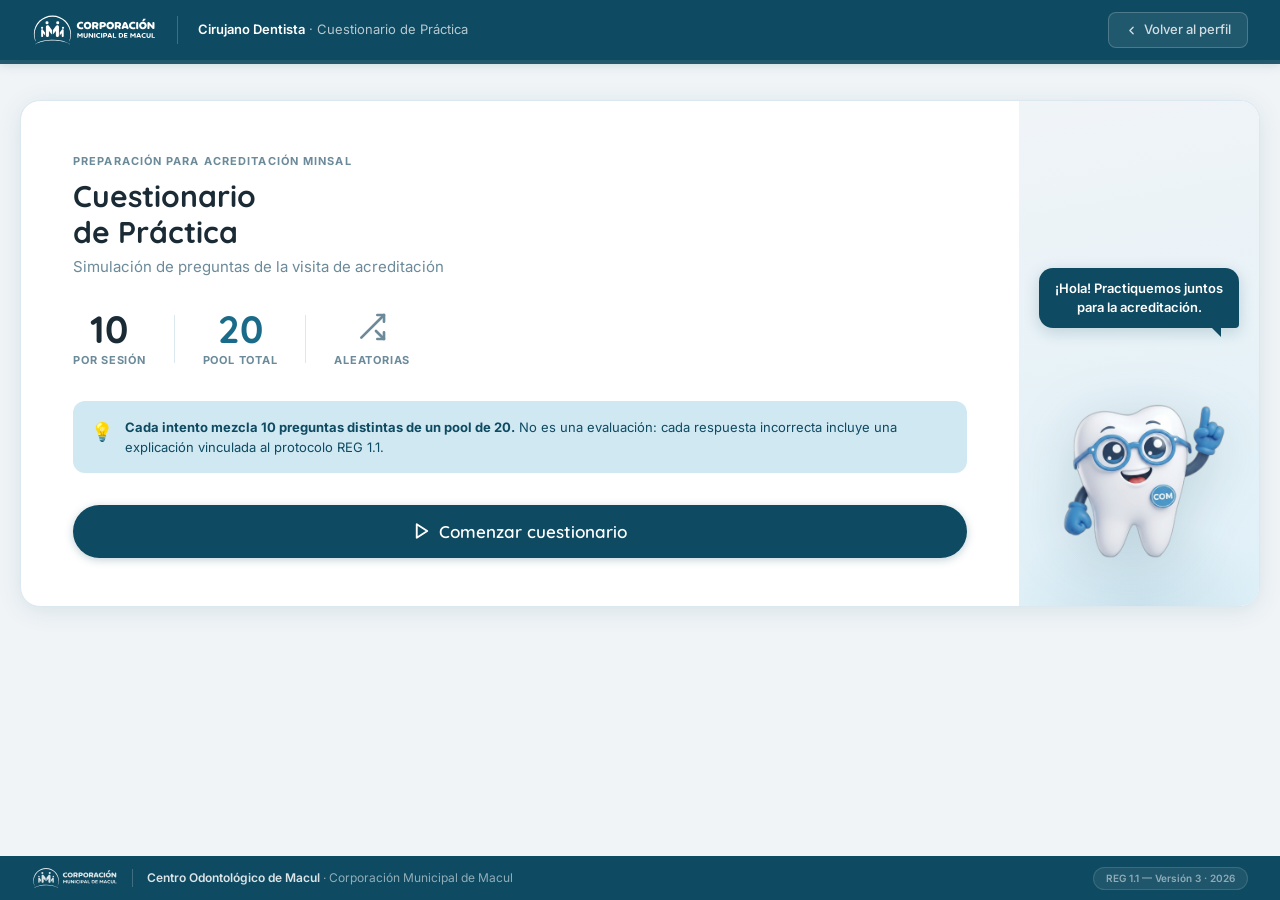
<file: cuestionario.html>
<!DOCTYPE html>
<html lang="es">
<head>
  <meta charset="UTF-8" />
  <meta name="viewport" content="width=device-width, initial-scale=1.0" />
  <title>Cuestionario de Práctica — COM Macul</title>
  <link rel="stylesheet" href="com-styles.css" />
  <style>
    body { background: var(--bg); min-height: 100vh; display: flex; flex-direction: column; }

    /* ─── Header ─── */
    .qz-header {
      background: var(--primary-dark);
      height: 60px; display: flex; align-items: center;
      padding: 0 32px; gap: 20px;
      position: sticky; top: 0; z-index: 100;
      box-shadow: 0 2px 12px rgba(14,74,97,0.25);
    }
    .qz-logo { display: flex; align-items: center; gap: 14px; text-decoration: none; flex-shrink: 0; }
    .qz-logo img { height: 32px; display: block; }
    .qz-header-div { width: 1px; height: 28px; background: rgba(255,255,255,0.2); }
    .qz-header-ctx { font-size: 13px; color: rgba(255,255,255,0.7); }
    .qz-header-ctx strong { color: white; font-weight: 600; }
    .qz-header-actions { margin-left: auto; }
    .qz-btn-back {
      display: flex; align-items: center; gap: 6px;
      padding: 7px 16px; border-radius: 8px;
      font-size: 13px; font-weight: 500; color: rgba(255,255,255,0.8);
      border: 1px solid rgba(255,255,255,0.2); background: rgba(255,255,255,0.08);
      text-decoration: none; transition: all 0.18s ease;
    }
    .qz-btn-back:hover { background: rgba(255,255,255,0.16); color: white; }

    /* ─── Progress ─── */
    .qz-prog-bar { height: 4px; background: var(--primary-dark); }
    .qz-prog-inner { height: 100%; background: rgba(255,255,255,0.1); position: relative; }
    .qz-prog-fill {
      position: absolute; top:0; left:0; height: 100%;
      background: var(--accent); transition: width 0.5s ease; border-radius: 0 2px 2px 0;
    }

    /* ─── Wrapper ─── */
    .qz-wrapper { flex: 1; max-width: 1400px; width: 100%; margin: 0 auto; padding: 36px 20px 48px; display: flex; flex-direction: column; }
    .qz-results.active { display: flex; flex-direction: column; }

    /* ════════════════════════════
       INTRO SCREEN
    ════════════════════════════ */
    .qz-intro {
      background: white; border-radius: 20px;
      border: 1px solid var(--border); box-shadow: 0 4px 24px rgba(14,74,97,0.10);
      overflow: hidden; display: flex;
    }
    .qz-intro-left {
      flex: 1; padding: 52px 52px 48px;
      display: flex; flex-direction: column; justify-content: center;
    }
    .qz-intro-right {
      width: 240px; flex-shrink: 0;
      background: linear-gradient(170deg, var(--bg) 0%, #dff0f8 100%);
      display: flex; flex-direction: column; align-items: center;
      justify-content: flex-end; padding: 0 20px 24px;
      position: relative; overflow: hidden;
    }
    .qz-intro-right::before {
      content: '';
      position: absolute; bottom: 0; left: 0; right: 0; height: 50%;
      background: radial-gradient(ellipse 80% 50% at 50% 100%, rgba(26,107,138,0.1) 0%, transparent 70%);
    }
    .qz-intro-eyebrow {
      font-size: 11px; font-weight: 700; letter-spacing: 0.1em; text-transform: uppercase;
      color: var(--text-muted); margin-bottom: 8px;
    }
    .qz-intro-title {
      font-family: var(--font-display); font-size: 30px; font-weight: 700;
      color: var(--text); line-height: 1.2; margin-bottom: 6px;
    }
    .qz-intro-sub { font-size: 15px; color: var(--text-muted); margin-bottom: 32px; }
    .qz-stats {
      display: flex; gap: 28px; align-items: flex-end; margin-bottom: 32px;
    }
    .qz-stat { text-align: center; }
    .qz-stat-num {
      font-family: var(--font-display); font-size: 38px; font-weight: 700;
      line-height: 1; color: var(--text);
    }
    .qz-stat-label {
      font-size: 11px; font-weight: 700; letter-spacing: 0.07em; text-transform: uppercase;
      color: var(--text-muted); margin-top: 4px;
    }
    .qz-stat-sep { width: 1px; height: 48px; background: var(--border); align-self: center; }
    .qz-info {
      display: flex; gap: 12px; align-items: flex-start;
      background: var(--primary-light); border-radius: 12px;
      padding: 16px 18px; margin-bottom: 32px;
    }
    .qz-info-icon { font-size: 18px; flex-shrink: 0; margin-top: 1px; }
    .qz-info-text { font-size: 13px; color: var(--primary-dark); line-height: 1.55; }
    .qz-info-text strong { font-weight: 700; }
    .qz-intro-mascot {
      position: relative; z-index: 1;
      width: 200px; height: auto;
      filter: drop-shadow(0 10px 28px rgba(14,74,97,0.18));
      animation: mascotBounce 0.6s cubic-bezier(0.34,1.56,0.64,1) both;
    }
    @keyframes mascotBounce {
      from { transform: scale(0.85) translateY(20px); opacity: 0; }
      to   { transform: scale(1) translateY(0); opacity: 1; }
    }
    .qz-intro-bubble {
      position: relative; z-index: 1;
      background: var(--primary-dark); color: white;
      border-radius: 14px; border-bottom-right-radius: 4px;
      padding: 11px 15px; font-size: 13px; font-weight: 600;
      text-align: center; line-height: 1.45; max-width: 200px;
      margin-bottom: 16px;
      box-shadow: 0 4px 16px rgba(14,74,97,0.20);
    }
    .qz-intro-bubble::after {
      content: '';
      position: absolute; bottom: -9px; right: 18px;
      border-left: 9px solid transparent;
      border-top: 9px solid var(--primary-dark);
    }

    /* ════════════════════════════
       QUESTION SCREEN
    ════════════════════════════ */
    .qz-question { display: none; }
    .qz-question.active { display: block; }

    .qz-qcard {
      background: white; border-radius: 20px;
      border: 1px solid var(--border); box-shadow: 0 4px 24px rgba(14,74,97,0.10);
      overflow: hidden; min-height: 540px;
      display: grid; grid-template-columns: 1fr 240px;
      animation: qFadeIn 0.3s ease;
    }
    .qz-qcard-main {
      display: flex; flex-direction: column;
      border-right: 1px solid var(--border);
    }
    @keyframes qFadeIn {
      from { opacity: 0; transform: translateY(14px); }
      to   { opacity: 1; transform: translateY(0); }
    }

    /* Card header */
    .qz-qhead {
      padding: 18px 28px 0;
      display: flex; align-items: center; justify-content: space-between; gap: 16px;
    }
    .qz-qmeta { display: flex; align-items: center; gap: 10px; }
    .qz-qcounter {
      font-size: 12px; font-weight: 700; letter-spacing: 0.07em;
      text-transform: uppercase; color: var(--text-muted);
    }
    .qz-qtype {
      padding: 3px 10px; border-radius: 100px;
      font-size: 11px; font-weight: 700; letter-spacing: 0.04em; text-transform: uppercase;
      background: var(--primary-light); color: var(--primary-dark);
    }
    .qz-scores { display: flex; gap: 8px; }
    .qz-score {
      display: flex; align-items: center; gap: 5px;
      padding: 5px 13px; border-radius: 100px; font-size: 13px; font-weight: 700;
    }
    .qz-score-ok  { background: #eafaf1; color: #1a7a44; }
    .qz-score-bad { background: #fdf0ef; color: #c0392b; }

    /* Progress bar inside card */
    .qz-qprog { padding: 12px 28px 0; }
    .qz-qprog-bar { height: 5px; background: var(--surface); border-radius: 100px; overflow: hidden; }
    .qz-qprog-fill { height: 100%; border-radius: 100px; transition: width 0.5s ease; }

    /* Question body */
    .qz-qmain { flex: 1; padding: 28px 40px 32px; }
    .qz-qtext {
      font-family: var(--font-display); font-size: 20px; font-weight: 700;
      color: var(--text); line-height: 1.45; margin-bottom: 24px;
    }

    /* Options */
    .qz-options { display: flex; flex-direction: column; gap: 10px; }
    .qz-opt {
      display: flex; align-items: center; gap: 16px;
      padding: 15px 20px; border-radius: 12px;
      border: 2px solid var(--border); background: white;
      cursor: pointer; text-align: left; width: 100%;
      font-family: var(--font-body); transition: all 0.18s ease;
    }
    .qz-opt:hover:not(:disabled) {
      border-color: var(--primary); background: var(--primary-light);
      transform: translateX(3px);
    }
    .qz-opt:disabled { cursor: default; }
    .qz-opt-letter {
      width: 32px; height: 32px; border-radius: 50%;
      background: var(--surface); color: var(--text-mid);
      display: flex; align-items: center; justify-content: center;
      font-size: 13px; font-weight: 700; flex-shrink: 0;
      transition: all 0.18s ease;
    }
    .qz-opt-text { font-size: 15px; color: var(--text); line-height: 1.4; }

    /* Answer states */
    .qz-opt.correct {
      border-color: var(--accent); background: #eafaf1;
      animation: correctBounce 0.45s ease;
    }
    @keyframes correctBounce {
      0%   { transform: scale(1); }
      35%  { transform: scale(1.025); }
      100% { transform: scale(1); }
    }
    .qz-opt.correct .qz-opt-letter { background: var(--accent); color: white; }
    .qz-opt.correct .qz-opt-text { color: #1a7a44; font-weight: 600; }
    .qz-opt.wrong {
      border-color: #e74c3c; background: #fdf0ef;
      animation: wrongShake 0.4s ease;
    }
    @keyframes wrongShake {
      0%,100% { transform: translateX(0); }
      20%     { transform: translateX(-7px); }
      40%     { transform: translateX(7px); }
      60%     { transform: translateX(-4px); }
      80%     { transform: translateX(4px); }
    }
    .qz-opt.wrong .qz-opt-letter { background: #e74c3c; color: white; }
    .qz-opt.wrong .qz-opt-text { color: #c0392b; }
    .qz-opt.dimmed { opacity: 0.32; }

    /* Mascot side panel (question) */
    .qz-qside {
      background: linear-gradient(170deg, var(--bg) 0%, #eef6fb 60%, white 100%);
      display: flex; flex-direction: column;
      align-items: center; justify-content: flex-end;
      padding: 20px 16px 28px;
      position: sticky; top: 60px;
      align-self: start; overflow: visible;
    }
    .qz-qside::before {
      content: '';
      position: absolute; bottom: 0; left: 0; right: 0; height: 50%;
      background: radial-gradient(ellipse 80% 50% at 50% 100%, rgba(26,107,138,0.09) 0%, transparent 70%);
    }
    .qz-side-bubble {
      position: relative; z-index: 1;
      background: var(--primary-dark); color: white;
      border-radius: 14px; border-bottom-right-radius: 4px;
      padding: 13px 16px; font-size: 16px; font-weight: 600;
      text-align: left; line-height: 1.5; max-width: 230px;
      max-height: 280px; overflow-y: auto;
      margin-bottom: 18px;
      box-shadow: 0 4px 16px rgba(14,74,97,0.20);
    }
    .qz-side-bubble::after {
      content: '';
      position: absolute; bottom: -8px; right: 14px;
      border-left: 8px solid transparent;
      border-top: 8px solid var(--primary-dark);
    }
    .qz-side-bubble.sb-ok  { background: #1a7a44; }
    .qz-side-bubble.sb-ok::after  { border-top-color: #1a7a44; }
    .qz-side-bubble.sb-bad { background: #c0392b; }
    .qz-side-bubble.sb-bad::after { border-top-color: #c0392b; }
    .qz-side-mascot {
      position: relative; z-index: 1;
      max-height: 200px; width: auto; object-fit: contain;
      background: transparent;
      filter: drop-shadow(0 10px 28px rgba(14,74,97,0.18));
      transition: all 0.35s ease;
    }

    /* Footer */
    .qz-qfoot {
      padding: 16px 28px 28px;
      border-top: 1px solid var(--surface);
      display: flex; justify-content: flex-end;
    }

    /* ════════════════════════════
       RESULTS SCREEN — no scroll
    ════════════════════════════ */
    .qz-results { display: none; flex-direction: column; gap: 0; }
    .qz-results.active { display: flex; }

    /* Hero strip */
    .qz-res-hero {
      background: var(--primary-dark);
      padding: 20px 28px;
      display: flex; align-items: center; gap: 20px;
      flex-shrink: 0; border-radius: 16px 16px 0 0;
      border: 1px solid var(--border); border-bottom: none;
    }
    .qz-res-hero-mascot { width: 72px; height: auto; flex-shrink: 0;
      filter: drop-shadow(0 4px 12px rgba(0,0,0,0.2));
      animation: mascotBounce 0.6s cubic-bezier(0.34,1.56,0.64,1) both;
    }
    @keyframes mascotBounce {
      from { transform: scale(0.85) translateY(12px); opacity: 0; }
      to   { transform: scale(1) translateY(0); opacity: 1; }
    }
    .qz-res-hero-text { flex: 1; }
    .qz-res-hero-title {
      font-family: var(--font-display); font-size: 22px; font-weight: 700;
      color: white; line-height: 1.2; margin-bottom: 3px;
    }
    .qz-res-hero-sub { font-size: 13px; color: rgba(255,255,255,0.6); }
    .qz-res-hero-score {
      text-align: center; flex-shrink: 0;
    }
    .qz-score-ring {
      width: 80px; height: 80px; border-radius: 50%;
      display: flex; flex-direction: column; align-items: center; justify-content: center;
      border: 4px solid;
      background: rgba(255,255,255,0.08);
    }
    .qz-score-ring-num {
      font-family: var(--font-display); font-size: 24px; font-weight: 700; line-height: 1;
    }
    .qz-score-ring-pct { font-size: 11px; font-weight: 600; color: rgba(255,255,255,0.6); }
    .qz-score-note { font-size: 10px; color: rgba(255,255,255,0.45); text-align: center; margin-top: 6px; line-height: 1.4; max-width: 90px; }

    /* Stats + actions bar */
    .qz-res-bar {
      background: white; border-left: 1px solid var(--border); border-right: 1px solid var(--border);
      padding: 14px 28px;
      display: flex; align-items: center; gap: 16px; flex-shrink: 0;
      border-bottom: 1px solid var(--surface);
    }
    .qz-bd-item {
      display: flex; align-items: center; gap: 8px;
      padding: 8px 14px; border-radius: 10px; border: 1px solid var(--border);
    }
    .qz-bd-num { font-family: var(--font-display); font-size: 20px; font-weight: 700; line-height: 1; }
    .qz-bd-label { font-size: 11px; font-weight: 600; text-transform: uppercase; letter-spacing: 0.05em; color: var(--text-muted); }
    .qz-res-actions { display: flex; gap: 8px; margin-left: auto; flex-wrap: wrap; }

    /* Review scroll area */
    .qz-res-review {
      background: white;
      border: 1px solid var(--border); border-top: none; border-radius: 0 0 16px 16px;
      padding: 16px 28px 20px;
    }
    .qz-review-title {
      font-size: 11px; font-weight: 700; letter-spacing: 0.09em; text-transform: uppercase;
      color: var(--text-muted); margin-bottom: 12px;
    }
    .qz-review-item {
      display: flex; gap: 12px; align-items: flex-start;
      padding: 16px 18px; border-radius: 10px; border: 1px solid;
      margin-bottom: 24px;
    }
    .qz-review-item.rv-ok  { background: #f0fbf5; border-color: #abebc6; }
    .qz-review-item.rv-bad { background: #fef7f6; border-color: #f1948a; }
    .qz-rv-icon {
      width: 24px; height: 24px; border-radius: 50%;
      display: flex; align-items: center; justify-content: center; flex-shrink: 0;
    }
    .rv-ok  .qz-rv-icon { background: #abebc6; }
    .rv-bad .qz-rv-icon { background: #f1948a; }
    .qz-rv-icon svg { width: 12px; height: 12px; }
    .rv-ok  .qz-rv-icon svg { color: #1a7a44; }
    .rv-bad .qz-rv-icon svg { color: #c0392b; }
    .qz-rv-q { font-size: 18px; font-weight: 600; color: var(--text); margin-bottom: 4px; line-height: 1.4; }
    .qz-rv-a { font-size: 16px; color: var(--text-muted); line-height: 1.5; }
    .rv-ok  .qz-rv-a span { color: #1a7a44; font-weight: 600; }
    .rv-bad .qz-rv-a span { color: #c0392b; font-weight: 600; }
    .qz-rv-exp { font-size: 15px; color: #4A5568; line-height: 1.5; margin-top: 6px; font-style: italic; }

    /* ─── Verdadero / Falso ─── */
    .qz-vf-btns { display: flex; gap: 12px; margin-top: 8px; }
    .qz-vf-btn {
      flex: 1; padding: 22px 16px; border-radius: 14px;
      border: 2px solid var(--border); background: white;
      font-family: var(--font-display); font-size: 18px; font-weight: 700;
      color: var(--text); cursor: pointer; transition: all 0.18s ease;
      display: flex; flex-direction: column; align-items: center; gap: 8px;
    }
    .qz-vf-btn:hover:not(:disabled) { border-color: var(--primary); background: var(--primary-light); transform: translateY(-2px); }
    .qz-vf-btn:disabled { cursor: default; }
    .qz-vf-btn.vf-correct { border-color: var(--accent); background: #eafaf1; color: #1a7a44; }
    .qz-vf-btn.vf-wrong   { border-color: #e74c3c; background: #fdf0ef; color: #c0392b; }
    .qz-vf-btn.vf-dimmed  { opacity: 0.32; }

    /* ─── Respuesta abierta ─── */
    .qz-abierta {
      display: flex; flex-direction: column; gap: 12px; margin-top: 8px;
    }
    .qz-abierta-info {
      display: flex; gap: 10px; align-items: flex-start;
      background: var(--primary-light); border-radius: 10px; padding: 14px 16px;
      font-size: 13px; color: var(--primary-dark); line-height: 1.5;
    }
    .qz-abierta-reveal-btn {
      padding: 12px 20px; border-radius: 10px; border: 2px solid var(--border);
      background: white; font-size: 15px; font-weight: 600; color: var(--text-mid);
      cursor: pointer; transition: all 0.18s ease; align-self: flex-start;
      display: flex; align-items: center; gap: 8px;
    }
    .qz-abierta-reveal-btn:hover { border-color: var(--primary); color: var(--primary); background: var(--primary-light); }
    .qz-abierta-answer {
      display: none; background: #f0fbf5; border: 1px solid #abebc6;
      border-radius: 12px; padding: 16px 20px;
    }
    .qz-abierta-answer.show { display: block; }
    .qz-abierta-answer-label {
      font-size: 11px; font-weight: 700; letter-spacing: 0.08em; text-transform: uppercase;
      color: #1a7a44; margin-bottom: 8px;
    }
    .qz-abierta-answer-text { font-size: 14px; color: var(--text); line-height: 1.6; }
    .qz-abierta-answer-exp  { font-size: 13px; color: var(--text-muted); line-height: 1.5; margin-top: 6px; font-style: italic; }

    /* ─── Motivation block ─── */
    .qz-motivation {
      display: flex; align-items: center; gap: 16px;
      background: white; border-left: 1px solid var(--border); border-right: 1px solid var(--border);
      padding: 14px 28px; border-bottom: 1px solid var(--surface); flex-shrink: 0;
    }
    .qz-motivation-mascot { width: 48px; height: auto; flex-shrink: 0; }
    .qz-motivation-text {
      font-size: 15px; font-weight: 600; color: var(--text); line-height: 1.4;
    }
    .qz-motivation-sub { font-size: 13px; color: var(--text-muted); margin-top: 2px; font-weight: 400; }

    /* ─── Review item: rv-bad → cream/amber ─── */
    .qz-review-item.rv-bad {
      background: #FFF8E1;
      border-color: #FFA726;
      border-left: 3px solid #FFA726;
    }
    .rv-bad .qz-rv-icon { background: #FFE0B2; }
    .rv-bad .qz-rv-icon svg { color: #E65100; }
    .rv-bad .qz-rv-header {
      font-size: 11px; font-weight: 700; letter-spacing: 0.07em; text-transform: uppercase;
      color: #555; margin-bottom: 3px;
    }
    .rv-bad .qz-rv-a span { color: #2E7D32; font-weight: 600; }

    /* ─── Review item: abierta → light blue ─── */
    .qz-review-item.rv-abierta {
      background: #E3F2FD;
      border-color: #1a6b8a;
      border-left: 3px solid #1a6b8a;
    }
    .rv-abierta .qz-rv-icon { background: #B3E5FC; }
    .rv-abierta .qz-rv-icon svg { color: #0277BD; }
    .rv-abierta .qz-rv-header {
      font-size: 11px; font-weight: 700; letter-spacing: 0.07em; text-transform: uppercase;
      color: #1a6b8a; margin-bottom: 3px;
    }

    /* ─── Review tabs ─── */
    .qz-review-header { display: flex; align-items: center; justify-content: space-between; gap: 12px; margin-bottom: 12px; flex-wrap: wrap; }
    .qz-review-header .qz-review-title { margin-bottom: 0; }
    .qz-review-tabs { display: flex; gap: 4px; flex-wrap: wrap; }
    .qz-tab {
      padding: 4px 12px; border-radius: 20px; font-size: 11px; font-weight: 600;
      border: 1px solid var(--border); background: white; color: var(--text-muted);
      cursor: pointer; transition: all 0.15s ease; display: flex; align-items: center; gap: 5px;
    }
    .qz-tab:hover { background: var(--surface); }
    .qz-tab.active { background: var(--primary-dark); color: white; border-color: var(--primary-dark); }
    .qz-tab-badge {
      display: inline-flex; align-items: center; justify-content: center;
      min-width: 16px; height: 16px; border-radius: 8px; padding: 0 4px;
      font-size: 10px; font-weight: 700; background: rgba(0,0,0,0.08);
    }
    .qz-tab.active .qz-tab-badge { background: rgba(255,255,255,0.25); }
    .rv-ok .qz-rv-exp { color: #4A5568; }

    /* Responsive */
    @media (max-width: 700px) {
      .qz-wrapper { padding: 16px 16px 60px; }
      .qz-res-hero { padding: 16px; gap: 12px; }
      .qz-res-hero-mascot { width: 52px; }
      .qz-res-hero-title { font-size: 18px; }
      .qz-score-ring { width: 64px; height: 64px; }
      .qz-score-ring-num { font-size: 20px; }
      .qz-res-bar { flex-wrap: wrap; gap: 10px; padding: 12px 16px; }
      .qz-res-actions { margin-left: 0; width: 100%; }
      .qz-res-review { padding: 14px 16px; }
      .qz-qcard { grid-template-columns: 1fr; min-height: auto; }
      .qz-qcard-main { border-right: none; border-bottom: 1px solid var(--border); }
      .qz-qhead { padding: 14px 18px 10px; }
      .qz-qmain { padding: 20px 18px 24px; }
      .qz-qside { height: 90px; flex-direction: row; justify-content: center; align-items: center; gap: 16px; padding: 8px 16px; }
      .qz-side-mascot { width: 60px; }
      .qz-side-bubble { margin-bottom: 0; font-size: 12px; }
    }

    @media (max-width: 480px) {
      .qz-wrapper { padding: 10px 10px 50px; }
      .qz-qcard { border-radius: 12px; }
      .qz-qhead { padding: 12px 14px 8px; }
      .qz-qmain { padding: 16px 14px 18px; }
      .qz-qtxt { font-size: 15px; }
      .qz-option { padding: 11px 14px; font-size: 14px; }
    }
  </style>
</head>
<body>

<!-- Header -->
<header class="qz-header">
  <a href="index.html" class="qz-logo">
    <img src="assets/images/corpo-macul-blanco.svg" alt="Corporación Municipal de Macul" style="height:32px;display:block;filter:brightness(0) invert(1);" />
  </a>
  <div class="qz-header-div"></div>
  <span class="qz-header-ctx" id="qz-ctx">Cuestionario de Práctica</span>
  <div class="qz-header-actions">
    <a href="#" id="btn-back" class="qz-btn-back">
      <svg width="13" height="13" viewBox="0 0 24 24" fill="none" stroke="currentColor" stroke-width="2.5" stroke-linecap="round" stroke-linejoin="round"><polyline points="15 18 9 12 15 6"/></svg>
      Volver al perfil
    </a>
  </div>
</header>

<div class="qz-prog-bar">
  <div class="qz-prog-inner">
    <div class="qz-prog-fill" id="qz-prog"></div>
  </div>
</div>

<div class="qz-wrapper">

  <!-- ── INTRO ── -->
  <div class="qz-intro" id="qz-intro">
    <div class="qz-intro-left">
      <div class="qz-intro-eyebrow">Preparación para Acreditación MINSAL</div>
      <h1 class="qz-intro-title">Cuestionario<br>de Práctica</h1>
      <p class="qz-intro-sub" id="qz-intro-sub">Simulación de preguntas de la visita de acreditación</p>
      <div class="qz-stats">
        <div class="qz-stat">
          <div class="qz-stat-num">10</div>
          <div class="qz-stat-label">Por sesión</div>
        </div>
        <div class="qz-stat-sep"></div>
        <div class="qz-stat">
          <div class="qz-stat-num" id="qz-pool" style="color:var(--primary)">12</div>
          <div class="qz-stat-label">Pool total</div>
        </div>
        <div class="qz-stat-sep"></div>
        <div class="qz-stat">
          <div class="qz-stat-num" style="color:var(--text-muted)">
            <svg width="32" height="32" viewBox="0 0 24 24" fill="none" stroke="currentColor" stroke-width="2" stroke-linecap="round" stroke-linejoin="round"><polyline points="16 3 21 3 21 8"/><line x1="4" y1="20" x2="21" y2="3"/><polyline points="21 16 21 21 16 21"/><line x1="15" y1="15" x2="21" y2="21"/></svg>
          </div>
          <div class="qz-stat-label">Aleatorias</div>
        </div>
      </div>
      <div class="qz-info">
        <span class="qz-info-icon">💡</span>
        <div class="qz-info-text">
          <strong>Cada intento mezcla 10 preguntas distintas de un pool de 20.</strong> No es una evaluación: cada respuesta incorrecta incluye una explicación vinculada al protocolo REG 1.1.
        </div>
      </div>
      <button class="btn btn-primary btn-lg" id="btn-start">
        <svg width="18" height="18" viewBox="0 0 24 24" fill="none" stroke="currentColor" stroke-width="2.5" stroke-linecap="round" stroke-linejoin="round"><polygon points="5 3 19 12 5 21 5 3"/></svg>
        Comenzar cuestionario
      </button>
    </div>
    <div class="qz-intro-right">
      <div class="qz-intro-bubble">¡Hola! Practiquemos juntos para la acreditación.</div>
      <img class="qz-intro-mascot" src="assets/images/muela_atencion.png" alt="Dr. Com" />
    </div>
  </div>

  <!-- ── QUESTION ── -->
  <div class="qz-question" id="qz-question">
    <div class="qz-qcard" id="qz-qcard">
      <div class="qz-qcard-main">
        <div class="qz-qhead">
          <div class="qz-qmeta">
            <span class="qz-qcounter" id="q-counter">PREGUNTA 1 DE 8</span>
            <span class="qz-qtype" id="q-type">Protocolo</span>
          </div>
          <div class="qz-scores">
            <div class="qz-score qz-score-ok">
              <svg width="13" height="13" viewBox="0 0 24 24" fill="none" stroke="currentColor" stroke-width="3" stroke-linecap="round" stroke-linejoin="round"><polyline points="20 6 9 17 4 12"/></svg>
              <span id="sc-ok">0</span>
            </div>
            <div class="qz-score qz-score-bad">
              <svg width="13" height="13" viewBox="0 0 24 24" fill="none" stroke="currentColor" stroke-width="3" stroke-linecap="round" stroke-linejoin="round"><line x1="18" y1="6" x2="6" y2="18"/><line x1="6" y1="6" x2="18" y2="18"/></svg>
              <span id="sc-bad">0</span>
            </div>
          </div>
        </div>
        <div class="qz-qprog">
          <div class="qz-qprog-bar">
            <div class="qz-qprog-fill" id="q-prog-fill"></div>
          </div>
        </div>
        <div class="qz-qmain">
          <div class="qz-qtext" id="q-text"></div>
          <div class="qz-options" id="q-options"></div>
        </div>
        <div class="qz-qfoot">
          <button class="btn btn-primary btn-sm" id="btn-next-q" style="display:none">
            Siguiente pregunta
            <svg width="15" height="15" viewBox="0 0 24 24" fill="none" stroke="currentColor" stroke-width="2.5" stroke-linecap="round" stroke-linejoin="round"><polyline points="9 18 15 12 9 6"/></svg>
          </button>
        </div>
      </div>
      <div class="qz-qside" id="qz-qside">
        <div class="qz-side-bubble" id="side-bubble">Piensa bien antes de responder.</div>
        <img class="qz-side-mascot" id="side-mascot" src="assets/images/muela_atencion.png" alt="Dr. Com" />
      </div>
    </div>
  </div>

  <!-- ── RESULTS ── -->
  <div class="qz-results" id="qz-results">
    <div class="qz-res-hero">
      <img class="qz-res-hero-mascot" id="qz-res-mascot" src="assets/images/muela_victoria.png" alt="Dr. Com" />
      <div class="qz-res-hero-text">
        <div class="qz-res-hero-title" id="qz-res-title">Resultados</div>
        <div class="qz-res-hero-sub" id="qz-res-sub">Cuestionario completado</div>
      </div>
      <div class="qz-res-hero-score">
        <div class="qz-score-ring" id="qz-score-ring">
          <div class="qz-score-ring-num" id="qz-score-num">0/8</div>
          <div class="qz-score-ring-pct" id="qz-score-pct">0%</div>
        </div>
        <div id="qz-score-note" class="qz-score-note"></div>
      </div>
    </div>
    <div class="qz-motivation" id="qz-motivation">
      <img class="qz-motivation-mascot" id="qz-mot-mascot" src="assets/images/muela_victoria.png" alt="Dr. Com" />
      <div>
        <div class="qz-motivation-text" id="qz-mot-text"></div>
        <div class="qz-motivation-sub" id="qz-mot-sub"></div>
      </div>
    </div>
    <div class="qz-res-bar">
      <div class="qz-bd-item" style="background:#eafaf1;border-color:#abebc6">
        <div class="qz-bd-num" style="color:#1a7a44" id="bd-ok">0</div>
        <div class="qz-bd-label">Correctas</div>
      </div>
      <div class="qz-bd-item" style="background:#fdf0ef;border-color:#f1948a">
        <div class="qz-bd-num" style="color:#c0392b" id="bd-bad">0</div>
        <div class="qz-bd-label">Incorrectas</div>
      </div>
      <div class="qz-bd-item">
        <div class="qz-bd-num" id="bd-total">8</div>
        <div class="qz-bd-label">Total</div>
      </div>
      <div class="qz-res-actions" id="qz-res-actions">
        <button class="btn btn-primary btn-sm" onclick="restartQuiz()">
          <svg width="14" height="14" viewBox="0 0 24 24" fill="none" stroke="currentColor" stroke-width="2.5" stroke-linecap="round" stroke-linejoin="round"><polyline points="17 1 21 5 17 9"/><path d="M3 11V9a4 4 0 014-4h14"/><polyline points="7 23 3 19 7 15"/><path d="M21 13v2a4 4 0 01-4 4H3"/></svg>
          Intentar de nuevo
        </button>
        <a id="btn-repaso" href="#" class="btn btn-ghost btn-sm">
          <svg width="14" height="14" viewBox="0 0 24 24" fill="none" stroke="currentColor" stroke-width="2" stroke-linecap="round" stroke-linejoin="round"><rect x="2" y="3" width="20" height="14" rx="2"/><line x1="8" y1="21" x2="16" y2="21"/><line x1="12" y1="17" x2="12" y2="21"/></svg>
          Repasar cápsula
        </a>
        <a id="btn-perfil" href="#" class="btn btn-outline btn-sm">Volver al perfil</a>
      </div>
    </div>
    <div class="qz-res-review">
      <div class="qz-review-header">
        <div class="qz-review-title">Revisión detallada</div>
        <div class="qz-review-tabs" id="qz-review-tabs">
          <button class="qz-tab active" data-filter="all">Todas</button>
          <button class="qz-tab" data-filter="bad" id="tab-btn-bad">Para repasar <span class="qz-tab-badge" id="tab-bad-n">0</span></button>
          <button class="qz-tab" data-filter="ok" id="tab-btn-ok">Correctas <span class="qz-tab-badge" id="tab-ok-n">0</span></button>
        </div>
      </div>
      <div id="qz-review-list"></div>
    </div>
  </div>

</div><!-- /wrapper -->

<script src="com-data.js"></script>
<script>
  /* ── RAYEN logo helper ── */
  const _RAYEN_LOGO = '<img src="assets/images/rayen-logo.png" class="rayen-logo" alt="" aria-hidden="true">';
  function injectRayenLogo(html) {
    return (html || '').replace(/\bRAYEN\b(?![^<]*?>)/g, _RAYEN_LOGO + 'RAYEN');
  }

  /* ── Setup ── */
  const params   = new URLSearchParams(window.location.search);
  const perfilId = params.get('id') || 'dentista';
  const perfil   = COM.getPerfilById(perfilId);
  if (!perfil) { window.location.href = 'index.html'; }

  document.getElementById('btn-back').href   = 'index.html';
  document.getElementById('qz-ctx').innerHTML = `<strong>${perfil.nombre}</strong> · Cuestionario de Práctica`;
  document.getElementById('qz-pool').style.color = perfil.color;

  const capsulaData = COM.capsulas[perfilId];
  const capsulaPreguntas = capsulaData && capsulaData.cuestionario && capsulaData.cuestionario.preguntas;
  const poolTotal = capsulaPreguntas ? capsulaPreguntas.length : (COM.preguntas[perfilId] || []).length;
  document.getElementById('qz-pool').textContent = poolTotal;
  /* ── Mascot rotation during questions ── */
  const QMASCOTAS = [
    'assets/images/muela_atencion.png',
    'assets/images/muela_formulario.png',
    'assets/images/muela_lupa.png',
    'assets/images/muela_computador.png',
  ];
  const BUBBLES_WAIT = [
    'Piensa bien antes de responder.',
    'Recuerda el protocolo REG 1.1.',
    '¿Ya lo revisaste en la cápsula?',
    'Tómate tu tiempo.',
  ];

  /* ── State ── */
  const LETTERS = ['A','B','C','D'];
  let questions = [], current = 0, correctCount = 0, wrongCount = 0, answered = false, results = [];

  /* ── Start ── */
  function seleccionarSesion(pool) {
    const abiertas  = pool.filter(p => p.tipo === 'respuesta-abierta');
    const cerradas  = pool.filter(p => p.tipo !== 'respuesta-abierta');
    const nCerradas = Math.min(cerradas.length, Math.max(0, 10 - abiertas.length));
    const mezcladas = [...cerradas].sort(() => Math.random() - 0.5).slice(0, nCerradas);
    return [...mezcladas, ...abiertas].sort(() => Math.random() - 0.5);
  }

  document.getElementById('btn-start').addEventListener('click', () => {
    const pool = capsulaPreguntas ? capsulaPreguntas : (COM.preguntas[perfilId] || []);
    questions = pool.length > 0 ? seleccionarSesion(pool) : [];
    current = 0; correctCount = 0; wrongCount = 0; results = [];
    document.getElementById('qz-intro').style.display = 'none';
    document.getElementById('qz-question').classList.add('active');
    renderQuestion();
  });

  /* ── Render question ── */
  const TIPO_LABEL = { 'seleccion-unica': 'Selección única', 'verdadero-falso': 'Verdadero / Falso', 'respuesta-abierta': 'Respuesta abierta' };

  function renderQuestion() {
    answered = false;
    const q = questions[current];
    const total = questions.length;

    document.getElementById('q-counter').textContent = `PREGUNTA ${current + 1} DE ${total}`;
    document.getElementById('q-type').textContent = TIPO_LABEL[q.tipo] || q.tipo;
    document.getElementById('q-text').innerHTML = injectRayenLogo(q.enunciado || q.texto || '');
    document.getElementById('sc-ok').textContent  = correctCount;
    document.getElementById('sc-bad').textContent = wrongCount;

    /* Progress fill */
    const pct = (current / total) * 100;
    const pf  = document.getElementById('q-prog-fill');
    pf.style.width      = pct + '%';
    pf.style.background = perfil.color;
    document.getElementById('qz-prog').style.width = pct + '%';

    /* Mascot side */
    const mIdx = current % QMASCOTAS.length;
    document.getElementById('side-mascot').src = QMASCOTAS[mIdx];
    document.getElementById('side-bubble').textContent = BUBBLES_WAIT[mIdx];

    /* Options — branch by tipo */
    const optEl = document.getElementById('q-options');
    optEl.innerHTML = '';

    if (q.tipo === 'seleccion-unica') {
      optEl.className = 'qz-options';
      (q.opciones || []).forEach((opt, i) => {
        const btn = document.createElement('button');
        btn.className = 'qz-opt';
        btn.dataset.idx = i;
        btn.innerHTML = `<div class="qz-opt-letter">${LETTERS[i]}</div><div class="qz-opt-text">${injectRayenLogo(opt)}</div>`;
        btn.addEventListener('click', () => handleAnswer(i));
        optEl.appendChild(btn);
      });

    } else if (q.tipo === 'verdadero-falso') {
      optEl.className = '';
      const wrap = document.createElement('div');
      wrap.className = 'qz-vf-btns';
      [true, false].forEach(val => {
        const btn = document.createElement('button');
        btn.className = 'qz-vf-btn';
        btn.innerHTML = `
          <svg width="28" height="28" viewBox="0 0 24 24" fill="none" stroke="currentColor" stroke-width="2" stroke-linecap="round" stroke-linejoin="round">
            ${val
              ? '<polyline points="20 6 9 17 4 12"/>'
              : '<line x1="18" y1="6" x2="6" y2="18"/><line x1="6" y1="6" x2="18" y2="18"/>'
            }
          </svg>
          ${val ? 'Verdadero' : 'Falso'}`;
        btn.addEventListener('click', () => handleVFAnswer(val));
        wrap.appendChild(btn);
      });
      optEl.appendChild(wrap);

    } else if (q.tipo === 'respuesta-abierta') {
      optEl.className = '';
      const wrap = document.createElement('div');
      wrap.className = 'qz-abierta';
      wrap.innerHTML = `
        <div class="qz-abierta-info">
          <svg width="18" height="18" viewBox="0 0 24 24" fill="none" stroke="currentColor" stroke-width="2" stroke-linecap="round" stroke-linejoin="round" style="flex-shrink:0;margin-top:1px"><circle cx="12" cy="12" r="10"/><line x1="12" y1="8" x2="12" y2="12"/><line x1="12" y1="16" x2="12.01" y2="16"/></svg>
          <span>Esta es una <strong>pregunta de respuesta abierta</strong>. Piense su respuesta y luego compárela con el ejemplo.</span>
        </div>
        <button class="qz-abierta-reveal-btn" id="btn-reveal-abierta">
          <svg width="16" height="16" viewBox="0 0 24 24" fill="none" stroke="currentColor" stroke-width="2" stroke-linecap="round" stroke-linejoin="round"><path d="M1 12s4-8 11-8 11 8 11 8-4 8-11 8-11-8-11-8z"/><circle cx="12" cy="12" r="3"/></svg>
          Ver respuesta esperada
        </button>
        <div class="qz-abierta-answer" id="abierta-answer">
          <div class="qz-abierta-answer-label">Respuesta esperada</div>
          <div class="qz-abierta-answer-text">${injectRayenLogo(q.respuestaEjemplo || '')}</div>
          <div class="qz-abierta-answer-exp">${injectRayenLogo(q.explicacion || '')}</div>
        </div>`;
      optEl.appendChild(wrap);
      wrap.querySelector('#btn-reveal-abierta').addEventListener('click', () => {
        wrap.querySelector('#abierta-answer').classList.add('show');
        wrap.querySelector('#btn-reveal-abierta').style.display = 'none';
        handleOpenAnswer();
      });
    }

    /* Reset side bubble */
    const sideBubble = document.getElementById('side-bubble');
    sideBubble.classList.remove('sb-ok', 'sb-bad');
    document.getElementById('btn-next-q').style.display = 'none';

    /* Re-trigger animation */
    const card = document.getElementById('qz-qcard');
    card.style.animation = 'none';
    card.offsetHeight;
    card.style.animation = '';
  }

  /* ── Shared post-answer logic ── */
  function afterAnswer(isOk, q, correctLabel, selectedLabel) {
    results.push({ q, selectedLabel, isOk, tipo: q.tipo });

    const sideMascot = document.getElementById('side-mascot');
    const sideBubble = document.getElementById('side-bubble');
    sideMascot.src = isOk ? 'assets/images/poses-clean/dr-com-celebrando.png' : 'assets/images/poses-clean/dr-com-alerta.png';
    sideBubble.classList.remove('sb-ok', 'sb-bad');
    sideBubble.classList.add(isOk ? 'sb-ok' : 'sb-bad');
    const explHTML = injectRayenLogo(q.explicacion || '');
    if (isOk) {
      sideBubble.innerHTML = `<div style="font-size:15px;font-weight:800;margin-bottom:6px">¡Correcto!</div><div style="font-size:15px;font-weight:400;line-height:1.5">${explHTML}</div>`;
    } else {
      const correctPart = correctLabel ? `<div style="font-size:14px;font-weight:700;margin-bottom:4px">Lo correcto: ${injectRayenLogo(correctLabel)}</div>` : '';
      sideBubble.innerHTML = `<div style="font-size:15px;font-weight:800;margin-bottom:6px">¡Incorrecto!</div>${correctPart}<div style="font-size:15px;font-weight:400;line-height:1.5">${explHTML}</div>`;
    }

    document.getElementById('sc-ok').textContent  = correctCount;
    document.getElementById('sc-bad').textContent = wrongCount;
    const pf2 = document.getElementById('q-prog-fill');
    pf2.style.width      = `${((current + 1) / questions.length) * 100}%`;
    pf2.style.background = perfil.color;
    document.getElementById('qz-prog').style.width = `${((current + 1) / questions.length) * 100}%`;

    const btnNext = document.getElementById('btn-next-q');
    btnNext.style.display = 'flex';
    if (current === questions.length - 1) {
      btnNext.innerHTML = `Ver mis resultados <svg width="15" height="15" viewBox="0 0 24 24" fill="none" stroke="currentColor" stroke-width="2.5" stroke-linecap="round" stroke-linejoin="round"><polygon points="5 3 19 12 5 21 5 3"/></svg>`;
      btnNext.onclick = showResults;
    } else {
      btnNext.innerHTML = `Siguiente pregunta <svg width="15" height="15" viewBox="0 0 24 24" fill="none" stroke="currentColor" stroke-width="2.5" stroke-linecap="round" stroke-linejoin="round"><polyline points="9 18 15 12 9 6"/></svg>`;
      btnNext.onclick = () => { current++; renderQuestion(); };
    }
    setTimeout(() => {
      document.getElementById('btn-next-q').scrollIntoView({ behavior: 'smooth', block: 'end' });
    }, 300);
  }

  /* ── Handle answer: seleccion-unica ── */
  function handleAnswer(idx) {
    if (answered) return;
    answered = true;

    const q = questions[current];
    const isOk = idx === q.correcta;

    document.querySelectorAll('.qz-opt').forEach((b, i) => {
      b.disabled = true;
      if (i === q.correcta) b.classList.add('correct');
      else if (i === idx && !isOk) b.classList.add('wrong');
      else if (i !== q.correcta) b.classList.add('dimmed');
    });

    if (isOk) correctCount++; else wrongCount++;
    afterAnswer(isOk, q, (q.opciones || [])[q.correcta], (q.opciones || [])[idx]);
  }

  /* ── Handle answer: verdadero-falso ── */
  function handleVFAnswer(val) {
    if (answered) return;
    answered = true;

    const q = questions[current];
    const isOk = val === q.correcta;
    const correctText = q.correcta ? 'Verdadero' : 'Falso';

    document.querySelectorAll('.qz-vf-btn').forEach(btn => {
      btn.disabled = true;
      const isThisCorrect = (btn.textContent.trim().startsWith('Verdadero')) === q.correcta;
      const isSelected    = (btn.textContent.trim().startsWith('Verdadero')) === val;
      if (isThisCorrect)         btn.classList.add('vf-correct');
      else if (isSelected && !isOk) btn.classList.add('vf-wrong');
      else                       btn.classList.add('vf-dimmed');
    });

    if (isOk) correctCount++; else wrongCount++;
    afterAnswer(isOk, q, correctText, val ? 'Verdadero' : 'Falso');
  }

  /* ── Handle answer: respuesta-abierta ── */
  function handleOpenAnswer() {
    if (answered) return;
    answered = true;

    const q = questions[current];
    results.push({ q, selectedLabel: '(respuesta abierta)', isOk: null, tipo: 'respuesta-abierta' });

    document.getElementById('side-mascot').src = 'assets/images/muela_animo.png';
    document.getElementById('side-bubble').textContent = 'Compare su respuesta con el ejemplo.';

    const btnNext = document.getElementById('btn-next-q');
    btnNext.style.display = 'flex';
    const pf2 = document.getElementById('q-prog-fill');
    pf2.style.width      = `${((current + 1) / questions.length) * 100}%`;
    pf2.style.background = perfil.color;
    document.getElementById('qz-prog').style.width = `${((current + 1) / questions.length) * 100}%`;
    if (current === questions.length - 1) {
      btnNext.innerHTML = `Ver mis resultados <svg width="15" height="15" viewBox="0 0 24 24" fill="none" stroke="currentColor" stroke-width="2.5" stroke-linecap="round" stroke-linejoin="round"><polygon points="5 3 19 12 5 21 5 3"/></svg>`;
      btnNext.onclick = showResults;
    } else {
      btnNext.innerHTML = `Siguiente pregunta <svg width="15" height="15" viewBox="0 0 24 24" fill="none" stroke="currentColor" stroke-width="2.5" stroke-linecap="round" stroke-linejoin="round"><polyline points="9 18 15 12 9 6"/></svg>`;
      btnNext.onclick = () => { current++; renderQuestion(); };
    }
    setTimeout(() => {
      document.getElementById('btn-next-q').scrollIntoView({ behavior: 'smooth', block: 'end' });
    }, 300);
  }

  /* ── Results ── */
  function showResults() {
    document.getElementById('qz-question').classList.remove('active');
    document.getElementById('qz-results').classList.add('active');
    document.getElementById('qz-prog').style.width = '100%';
    window.scrollTo(0,0);

    // Mark complete
    localStorage.setItem(`quiz_done_${perfilId}`, '1');

    const total = questions.length;

    // Score: only scored questions (not respuesta-abierta)
    const scoredResults = results.filter(r => r.tipo !== 'respuesta-abierta');
    const scoredTotal   = scoredResults.length;
    const scoredOk      = scoredResults.filter(r => r.isOk).length;
    const pctDisplay    = scoredTotal > 0 ? Math.round((scoredOk / scoredTotal) * 100) : 0;

    // Persist best score
    const prevBest = parseInt(localStorage.getItem(`best_score_${perfilId}`) || '0');
    if (pctDisplay > prevBest) localStorage.setItem(`best_score_${perfilId}`, String(pctDisplay));
    // Sistema de color por tier
    function obtenerColorScore(pct) {
      if (pct >= 100) return { color: '#10B981', bg: '#D1FAE5' };
      if (pct >= 75)  return { color: '#22C55E', bg: '#DCFCE7' };
      if (pct >= 50)  return { color: '#F59E0B', bg: '#FEF3C7' };
      return           { color: '#EF4444', bg: '#FEE2E2' };
    }
    const scoreStyle = obtenerColorScore(pctDisplay);

    // Mensaje hero alineado con tier
    let msg, resMascot;
    if (pctDisplay >= 100) {
      msg = '¡Perfecto! Está listo para la acreditación.';
      resMascot = 'assets/images/muela_victoria.png';
    } else if (pctDisplay >= 75) {
      msg = 'Muy bien. Dominio sólido del protocolo.';
      resMascot = 'assets/images/muela_victoria.png';
    } else if (pctDisplay >= 50) {
      msg = 'Buen primer intento. Identifique los temas a reforzar.';
      resMascot = 'assets/images/muela_animo.png';
    } else {
      msg = 'Vamos paso a paso. Repase la cápsula e inténtelo de nuevo.';
      resMascot = 'assets/images/muela_animo.png';
    }

    // Bloque motivación alineado con tier
    let motText, motSub, motMascot;
    if (pctDisplay >= 100) {
      motText = '¡Perfecto! Está listo/a para la acreditación.';
      motSub  = 'Perfecto puntaje en preguntas calificadas.';
      motMascot = 'assets/images/muela_victoria.png';
    } else if (pctDisplay >= 75) {
      motText = 'Muy bien. Dominio sólido del protocolo.';
      motSub  = 'Está muy cerca. Un repaso rápido lo/la deja listo/a.';
      motMascot = 'assets/images/muela_atencion.png';
    } else if (pctDisplay >= 50) {
      motText = 'Buen primer intento. Identifique los temas a reforzar.';
      motSub  = 'Repase la cápsula para consolidar los temas que le costaron más.';
      motMascot = 'assets/images/muela_formulario.png';
    } else {
      motText = 'Vamos paso a paso. Repase la cápsula antes del siguiente intento.';
      motSub  = 'Cada repaso suma. No se trata de memorizar, sino de entender.';
      motMascot = 'assets/images/muela_animo.png';
    }
    document.getElementById('qz-mot-text').textContent   = motText;
    document.getElementById('qz-mot-sub').textContent    = motSub;
    document.getElementById('qz-mot-mascot').src         = motMascot;

    // Hero
    document.getElementById('qz-res-mascot').src = resMascot;
    document.getElementById('qz-res-title').textContent = msg;
    document.getElementById('qz-res-sub').textContent = perfil.nombre + ' · Protocolo REG 1.1';

    // Score ring con color por tier
    const openCount = total - scoredTotal;
    const ring = document.getElementById('qz-score-ring');
    ring.style.borderColor = scoreStyle.color;
    ring.style.background  = scoreStyle.bg;
    document.getElementById('qz-score-num').textContent = `${scoredOk}/${total}${openCount > 0 ? '*' : ''}`;
    document.getElementById('qz-score-num').style.color = scoreStyle.color;
    document.getElementById('qz-score-pct').textContent = pctDisplay + '%';
    document.getElementById('qz-score-pct').style.color = scoreStyle.color;
    const noteEl = document.getElementById('qz-score-note');
    if (noteEl && openCount > 0) noteEl.textContent = `*${openCount} preguntas de autoevaluación`;

    // Stats
    document.getElementById('bd-ok').textContent    = scoredOk;
    document.getElementById('bd-bad').textContent   = scoredTotal - scoredOk;
    document.getElementById('bd-total').textContent = total;
    document.getElementById('bd-total').style.color = perfil.color;

    // Links
    document.getElementById('btn-repaso').href = `capsula.html?id=${perfilId}`;
    document.getElementById('btn-perfil').href  = 'index.html';

    // Sort: wrong first, correct second, open last
    const badRes  = results.filter(r => r.tipo !== 'respuesta-abierta' && !r.isOk);
    const okRes   = results.filter(r => r.tipo !== 'respuesta-abierta' &&  r.isOk);
    const openRes = results.filter(r => r.tipo === 'respuesta-abierta');

    // Tab counts
    const tabBadN = document.getElementById('tab-bad-n');
    const tabOkN  = document.getElementById('tab-ok-n');
    if (tabBadN) tabBadN.textContent = badRes.length;
    if (tabOkN)  tabOkN.textContent  = okRes.length;
    const tabBtnBad = document.getElementById('tab-btn-bad');
    if (tabBtnBad && badRes.length === 0) tabBtnBad.style.display = 'none';

    const checkSvg = '<svg viewBox="0 0 24 24" fill="none" stroke="currentColor" stroke-width="3" stroke-linecap="round" stroke-linejoin="round"><polyline points="20 6 9 17 4 12"/></svg>';
    const badSvg   = '<svg viewBox="0 0 24 24" fill="none" stroke="currentColor" stroke-width="2" stroke-linecap="round" stroke-linejoin="round"><path d="M2 3h6a4 4 0 0 1 4 4v14a3 3 0 0 0-3-3H2z"/><path d="M22 3h-6a4 4 0 0 0-4 4v14a3 3 0 0 1 3-3h7z"/></svg>';
    const infoSvg  = '<svg viewBox="0 0 24 24" fill="none" stroke="currentColor" stroke-width="2.5" stroke-linecap="round" stroke-linejoin="round" style="width:12px;height:12px"><circle cx="12" cy="12" r="10"/><line x1="12" y1="8" x2="12" y2="12"/><line x1="12" y1="16" x2="12.01" y2="16"/></svg>';

    function buildItem(r) {
      const idx  = results.indexOf(r);
      const qNum = idx + 1;
      if (r.tipo === 'respuesta-abierta') {
        return `<div class="qz-review-item rv-abierta" data-filter="open">
          <div class="qz-rv-icon">${infoSvg}</div>
          <div>
            <div class="qz-rv-header">Pregunta abierta — referencia</div>
            <div class="qz-rv-q">${qNum}. ${r.q.enunciado || ''}</div>
            <div class="qz-rv-exp">${r.q.respuestaEjemplo || ''}</div>
          </div>
        </div>`;
      }
      const isOk = r.isOk;
      const enunciado = r.q.enunciado || r.q.texto || '';
      let answerLine = '';
      if (r.q.tipo === 'verdadero-falso') {
        const correctaStr = r.q.correcta ? 'Verdadero' : 'Falso';
        answerLine = isOk
          ? `<span>Correcto: ${correctaStr}</span>`
          : `Su respuesta: ${r.selectedLabel} — <span>Correcta: ${correctaStr}</span>`;
      } else {
        answerLine = isOk
          ? `<span>Correcto: ${(r.q.opciones || [])[r.q.correcta]}</span>`
          : `Su respuesta: ${r.selectedLabel} — <span>Correcta: ${(r.q.opciones || [])[r.q.correcta]}</span>`;
      }
      return `<div class="qz-review-item ${isOk ? 'rv-ok' : 'rv-bad'}" data-filter="${isOk ? 'ok' : 'bad'}">
        <div class="qz-rv-icon">${isOk ? checkSvg : badSvg}</div>
        <div>
          ${!isOk ? '<div class="qz-rv-header">Para repasar</div>' : ''}
          <div class="qz-rv-q">${qNum}. ${enunciado}</div>
          <div class="qz-rv-a">${answerLine}</div>
          <div class="qz-rv-exp">${r.q.explicacion || ''}</div>
        </div>
      </div>`;
    }

    document.getElementById('qz-review-list').innerHTML =
      [...badRes, ...okRes, ...openRes].map(buildItem).join('');

    // Tab filter
    document.querySelectorAll('#qz-review-tabs .qz-tab').forEach(tab => {
      tab.addEventListener('click', () => {
        document.querySelectorAll('#qz-review-tabs .qz-tab').forEach(t => t.classList.remove('active'));
        tab.classList.add('active');
        const filter = tab.dataset.filter;
        document.querySelectorAll('#qz-review-list .qz-review-item').forEach(item => {
          item.style.display = (filter === 'all' || item.dataset.filter === filter) ? 'flex' : 'none';
        });
      });
    });
  }

    function restartQuiz() {
    document.getElementById('qz-results').classList.remove('active');
    document.getElementById('qz-question').classList.remove('active');
    document.getElementById('qz-intro').style.display = 'flex';
    document.getElementById('qz-prog').style.width = '0%';
  }

  document.addEventListener('keydown', e => {
    if (['INPUT', 'TEXTAREA'].includes(document.activeElement.tagName)) return;
    if (e.key === 'ArrowRight') {
      e.preventDefault();
      const btn = document.getElementById('btn-next-q');
      if (btn && btn.style.display !== 'none') btn.click();
    }
  });
</script>

<!-- Footer institucional -->
<footer style="background:var(--primary-dark);height:44px;display:flex;align-items:center;padding:0 32px;gap:14px;flex-shrink:0;">
  <img src="assets/images/corpo-macul-blanco.svg" alt="Corporación Municipal de Macul" style="height:22px;filter:brightness(0) invert(1);opacity:0.85;display:block;" />
  <div style="width:1px;height:18px;background:rgba(255,255,255,0.2);"></div>
  <span style="font-size:12px;color:rgba(255,255,255,0.55);"><strong style="color:rgba(255,255,255,0.85);font-weight:600;">Centro Odontológico de Macul</strong> · Corporación Municipal de Macul</span>
  <div style="margin-left:auto;background:rgba(255,255,255,0.07);border:1px solid rgba(255,255,255,0.12);border-radius:100px;padding:3px 12px;font-size:10px;font-weight:600;color:rgba(255,255,255,0.5);">REG 1.1 — Versión 3 · 2026</div>
</footer>

</body>
</html>
</file>
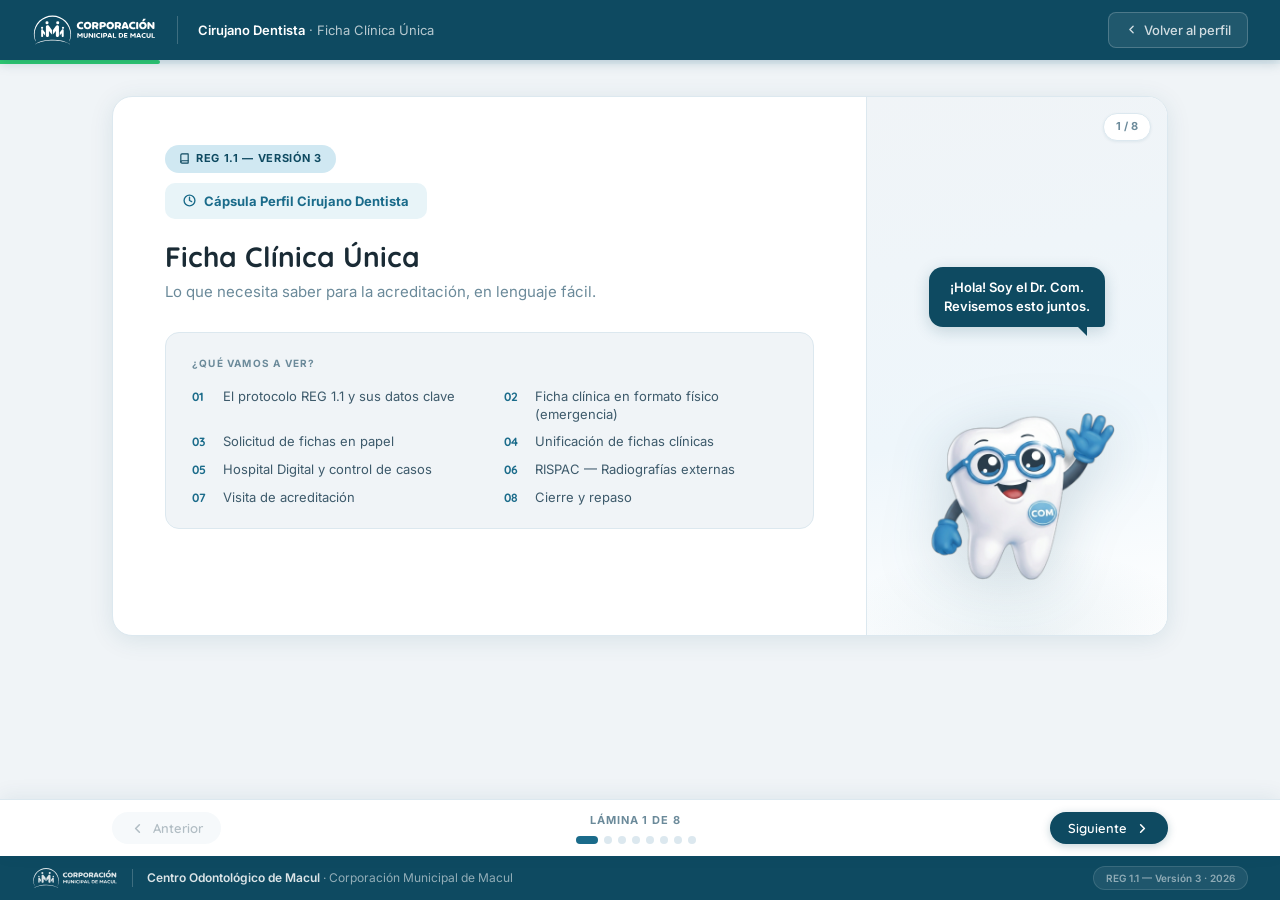
<file: handoff/capsula.html>
<!DOCTYPE html>
<html lang="es">
<head>
  <meta charset="UTF-8" />
  <meta name="viewport" content="width=device-width, initial-scale=1.0" />
  <title>Cápsula de Capacitación — COM Macul</title>
  <link rel="stylesheet" href="com-styles.css" />
  <style>
    body { background: var(--bg); min-height: 100vh; }

    /* ─── Header ─── */
    .cap-header {
      background: var(--primary-dark);
      height: 60px;
      display: flex; align-items: center;
      padding: 0 32px;
      gap: 20px;
      position: sticky; top: 0; z-index: 100;
      box-shadow: 0 2px 12px rgba(14,74,97,0.25);
    }
    .cap-header-logo {
      display: flex; align-items: center; gap: 14px;
      text-decoration: none; flex-shrink: 0;
    }
    .cap-header-logo img { height: 32px; display: block; }
    .cap-header-divider { width: 1px; height: 28px; background: rgba(255,255,255,0.2); }
    .cap-header-context { font-size: 13px; color: rgba(255,255,255,0.7); }
    .cap-header-context strong { color: white; font-weight: 600; }
    .cap-header-actions { margin-left: auto; }
    .cap-btn-back {
      display: flex; align-items: center; gap: 6px;
      padding: 7px 16px; border-radius: 8px;
      font-size: 13px; font-weight: 500;
      color: rgba(255,255,255,0.8);
      border: 1px solid rgba(255,255,255,0.2);
      background: rgba(255,255,255,0.08);
      text-decoration: none;
      transition: all 0.18s ease;
    }
    .cap-btn-back:hover { background: rgba(255,255,255,0.16); color: white; }

    /* ─── Progress bar ─── */
    .cap-progress {
      height: 4px; background: rgba(255,255,255,0.15);
      position: sticky; top: 60px; z-index: 99;
      background: var(--primary-dark);
    }
    .cap-progress-inner { height: 100%; background: var(--surface); position: relative; }
    .cap-progress-fill {
      position: absolute; top: 0; left: 0; height: 100%;
      background: var(--accent); border-radius: 0 2px 2px 0;
      transition: width 0.45s ease;
    }

    /* ─── Main wrapper ─── */
    .cap-wrapper {
      max-width: 1120px; margin: 0 auto;
      padding: 32px 32px 160px;
    }

    /* ─── Slide card ─── */
    .cap-slide {
      display: none;
      background: white;
      border-radius: 20px;
      border: 1px solid var(--border);
      box-shadow: 0 4px 24px rgba(14,74,97,0.10);
      overflow: hidden;
      min-height: 540px;
    }
    .cap-slide.active {
      display: grid;
      grid-template-columns: 1fr 300px;
      animation: slideIn 0.3s ease;
    }
    @keyframes slideIn {
      from { opacity: 0; transform: translateX(18px); }
      to   { opacity: 1; transform: translateX(0); }
    }
    .cap-slide.slide-back {
      animation: slideBack 0.3s ease;
    }
    @keyframes slideBack {
      from { opacity: 0; transform: translateX(-18px); }
      to   { opacity: 1; transform: translateX(0); }
    }

    /* ─── Left: content ─── */
    .cap-content {
      padding: 48px 52px 40px;
      display: flex; flex-direction: column;
      gap: 0;
      border-right: 1px solid var(--border);
      overflow: hidden;
    }

    /* Portada */
    .cap-version-tag {
      display: inline-flex; align-items: center; gap: 6px;
      background: var(--primary-light); color: var(--primary-dark);
      border-radius: 100px; padding: 5px 14px;
      font-size: 11px; font-weight: 700; letter-spacing: 0.06em;
      text-transform: uppercase; margin-bottom: 10px; width: fit-content;
    }
    .cap-profile-badge {
      display: inline-flex; align-items: center; gap: 8px;
      border-radius: 10px; padding: 8px 18px;
      font-size: 13px; font-weight: 700;
      margin-bottom: 22px; width: fit-content;
    }
    .cap-title {
      font-family: var(--font-display);
      font-size: 28px; font-weight: 700;
      color: var(--text); line-height: 1.15;
      margin-bottom: 6px;
    }
    .cap-lead {
      font-size: 15px; color: var(--text-muted);
      line-height: 1.6; margin-bottom: 28px;
    }
    .cap-temas {
      background: var(--bg);
      border-radius: 14px; border: 1px solid var(--border);
      padding: 22px 26px;
    }
    .cap-temas-label {
      font-size: 10px; font-weight: 700; letter-spacing: 0.12em;
      text-transform: uppercase; color: var(--text-muted); margin-bottom: 16px;
    }
    .cap-temas-grid {
      display: grid; grid-template-columns: 1fr 1fr; gap: 9px 28px;
    }
    .cap-tema {
      display: flex; align-items: baseline; gap: 9px;
      font-size: 13px; color: var(--text-mid); line-height: 1.4;
    }
    .cap-tema-n {
      font-family: var(--font-display); font-size: 12px; font-weight: 700;
      width: 22px; flex-shrink: 0;
    }

    /* Contenido */
    .cap-intro {
      font-size: 16px; color: var(--text-mid);
      line-height: 1.7; margin-bottom: 26px;
    }
    .cap-steps { display: flex; flex-direction: column; margin-bottom: 20px; }
    .cap-step {
      display: flex; align-items: flex-start; gap: 16px;
      padding: 14px 0; border-bottom: 1px solid var(--surface);
    }
    .cap-step:last-child { border-bottom: none; }
    .cap-step-num {
      width: 30px; height: 30px; border-radius: 50%;
      display: flex; align-items: center; justify-content: center;
      font-size: 13px; font-weight: 700; color: white;
      flex-shrink: 0; margin-top: 1px;
    }
    .cap-step-body { font-size: 15px; color: var(--text-mid); line-height: 1.55; }
    .cap-step-body strong { color: var(--text); font-weight: 700; }
    .cap-callout {
      display: flex; gap: 12px; align-items: flex-start;
      padding: 14px 18px; border-radius: 12px;
      border-left: 3px solid; margin-top: auto;
    }
    .cap-callout-warn { background: #fffbea; border-color: #f0c040; }
    .cap-callout-info { background: var(--primary-light); border-color: var(--primary); }
    .cap-callout-icon { font-size: 17px; flex-shrink: 0; margin-top: 1px; }
    .cap-callout-text { font-size: 13px; color: var(--text-mid); line-height: 1.5; }
    .cap-callout-text strong { color: var(--text); font-weight: 700; }

    /* Cierre */
    .cap-cierre-msg {
      font-family: var(--font-display);
      font-size: 24px; font-weight: 700;
      color: var(--text); line-height: 1.3;
      margin-bottom: 12px; margin-top: 8px;
    }
    .cap-cierre-sub {
      font-size: 14px; color: var(--text-muted);
      line-height: 1.6; margin-bottom: 28px;
    }

    /* ─── Right: mascot panel ─── */
    .cap-mascot-panel {
      display: flex; flex-direction: column;
      align-items: center; justify-content: flex-end;
      padding: 20px 16px 28px;
      background: linear-gradient(170deg, var(--bg) 0%, #eef6fb 60%, white 100%);
      position: relative; overflow: hidden;
    }
    .cap-mascot-panel::before {
      content: '';
      position: absolute; bottom: 0; left: 0; right: 0; height: 40%;
      background: radial-gradient(ellipse 90% 60% at 50% 100%,
        rgba(26,107,138,0.08) 0%, transparent 70%);
    }
    .cap-slide-num {
      position: absolute; top: 16px; right: 16px;
      font-size: 11px; font-weight: 700; color: var(--text-muted);
      background: white; border: 1px solid var(--border);
      border-radius: 100px; padding: 4px 12px;
      box-shadow: var(--shadow-sm);
    }
    .cap-bubble {
      position: relative; z-index: 1;
      background: var(--primary-dark); color: white;
      border-radius: 14px; border-bottom-right-radius: 4px;
      padding: 11px 15px; font-size: 13px; font-weight: 600;
      text-align: center; line-height: 1.45;
      max-width: 210px; margin-bottom: 18px;
      box-shadow: 0 4px 16px rgba(14,74,97,0.20);
    }
    .cap-bubble::after {
      content: '';
      position: absolute; bottom: -9px; right: 18px;
      border-left: 9px solid transparent;
      border-top: 9px solid var(--primary-dark);
    }
    .cap-mascot-img {
      position: relative; z-index: 1;
      width: 220px; height: auto;
      filter: drop-shadow(0 10px 28px rgba(14,74,97,0.18));
      transition: transform 0.4s ease;
    }
    .cap-slide.active .cap-mascot-img {
      animation: mascotPop 0.5s cubic-bezier(0.34,1.56,0.64,1) both;
    }
    @keyframes mascotPop {
      from { transform: scale(0.88) translateY(16px); opacity: 0.6; }
      to   { transform: scale(1) translateY(0); opacity: 1; }
    }

    /* ─── Nav footer ─── */
    .cap-nav {
      position: fixed; bottom: 44px; left: 0; right: 0;
      background: white; border-top: 1px solid var(--border);
      box-shadow: 0 -4px 20px rgba(14,74,97,0.07);
      z-index: 200;
    }
    .cap-nav-inner {
      max-width: 1120px; margin: 0 auto;
      padding: 12px 32px;
      display: flex; align-items: center; gap: 20px;
    }
    .cap-nav-center { flex: 1; text-align: center; }
    .cap-nav-label {
      font-size: 11px; font-weight: 700; letter-spacing: 0.08em;
      text-transform: uppercase; color: var(--text-muted);
      display: block; margin-bottom: 6px;
    }
    .cap-dots {
      display: flex; align-items: center; gap: 6px; justify-content: center;
    }
    .cap-dot {
      width: 8px; height: 8px; border-radius: 50%;
      background: var(--border); transition: all 0.25s ease; cursor: pointer;
    }
    .cap-dot:hover { background: var(--primary-light); transform: scale(1.2); }
    .cap-dot.done { background: var(--accent); }
    .cap-dot.active { width: 22px; border-radius: 4px; }
  </style>
</head>
<body>

<!-- Header -->
<header class="cap-header">
  <a href="index.html" class="cap-header-logo">
    <img src="assets/corpo-macul-blanco.svg" alt="Corporación Municipal de Macul" style="height:32px;display:block;filter:brightness(0) invert(1);" />
  </a>
  <div class="cap-header-divider"></div>
  <span class="cap-header-context" id="cap-context">Cápsula de Capacitación</span>
  <div class="cap-header-actions">
    <a href="#" id="btn-back" class="cap-btn-back">
      <svg width="13" height="13" viewBox="0 0 24 24" fill="none" stroke="currentColor" stroke-width="2.5" stroke-linecap="round" stroke-linejoin="round"><polyline points="15 18 9 12 15 6"/></svg>
      Volver al perfil
    </a>
  </div>
</header>

<!-- Progress -->
<div class="cap-progress">
  <div class="cap-progress-inner">
    <div class="cap-progress-fill" id="cap-prog-fill"></div>
  </div>
</div>

<!-- Slides -->
<div class="cap-wrapper" id="cap-wrapper">
  <!-- rendered by JS -->
</div>

<!-- Nav -->
<div class="cap-nav">
  <div class="cap-nav-inner">
    <button class="btn btn-ghost btn-sm" id="btn-prev" disabled>
      <svg width="15" height="15" viewBox="0 0 24 24" fill="none" stroke="currentColor" stroke-width="2.5" stroke-linecap="round" stroke-linejoin="round"><polyline points="15 18 9 12 15 6"/></svg>
      Anterior
    </button>
    <div class="cap-nav-center">
      <span class="cap-nav-label" id="nav-label">LÁMINA 1 DE 8</span>
      <div class="cap-dots" id="cap-dots"></div>
    </div>
    <button class="btn btn-primary btn-sm" id="btn-next">
      Siguiente
      <svg width="15" height="15" viewBox="0 0 24 24" fill="none" stroke="currentColor" stroke-width="2.5" stroke-linecap="round" stroke-linejoin="round"><polyline points="9 18 15 12 9 6"/></svg>
    </button>
  </div>
</div>

<script src="com-data.js"></script>
<script>
  // ── Params ──
  const params   = new URLSearchParams(window.location.search);
  const perfilId = params.get('id') || 'dentista';
  const perfil   = COM.getPerfilById(perfilId);
  const capsula  = COM.capsulas[perfilId];
  if (!perfil || !capsula) { window.location.href = 'index.html'; }

  // ── Mascot map by slide index (Dentista) ──
  const MASCOT_MAP = {
    dentista: [
      'assets/muela_saludo.png',    // 0 portada
      'assets/muela_atencion.png',  // 1 REG 1.1
      'assets/muela_formulario.png',// 2 ficha papel
      'assets/muela_formulario.png',// 3 solicitud
      'assets/muela_union.png',     // 4 unificación
      'assets/muela_computador.png',// 5 hospital digital
      'assets/muela_lupa.png',      // 6 RISPAC
      'assets/muela_victoria.png',  // 7 cierre
    ],
    // otros perfiles usan rotación por defecto
  };
  const MASCOT_DEFAULT = [
    'assets/muela_saludo.png',
    'assets/muela_atencion.png',
    'assets/muela_formulario.png',
    'assets/muela_lupa.png',
    'assets/muela_computador.png',
    'assets/muela_union.png',
    'assets/muela_radiografia.png',
    'assets/muela_victoria.png',
  ];
  function getMascot(idx) {
    const map = MASCOT_MAP[perfilId] || MASCOT_DEFAULT;
    return map[idx] || map[map.length - 1];
  }

  // ── Bubble messages ──
  function getBubble(lamina) {
    if (lamina.tipo === 'portada') return '¡Hola! Soy el Dr. Com.<br>Revisemos esto juntos.';
    if (lamina.tipo === 'cierre')  return '¡Excelente! Ya estás listo/a para la acreditación.';
    if (lamina.alerta)             return lamina.alerta.texto.length > 70
      ? lamina.alerta.texto.substring(0, 70) + '…'
      : lamina.alerta.texto;
    return 'Recuerda este punto<br>en la visita.';
  }

  // ── Header ──
  document.getElementById('cap-context').innerHTML =
    `<strong>${perfil.nombre}</strong> · ${capsula.titulo}`;
  document.getElementById('btn-back').href = `perfil.html?id=${perfilId}`;

  // ── Build slides ──
  const total   = capsula.laminas.length;
  const wrapper = document.getElementById('cap-wrapper');

  capsula.laminas.forEach((lam, idx) => {
    const slide = document.createElement('div');
    slide.className = 'cap-slide';
    slide.dataset.idx = idx;

    let content = '';

    if (lam.tipo === 'portada') {
      const temasHTML = (lam.temas || []).map(t => `
        <div class="cap-tema">
          <span class="cap-tema-n" style="color:${perfil.color}">${t.num}</span>
          <span>${t.texto}</span>
        </div>`).join('');
      content = `
        <div class="cap-version-tag">
          <svg width="11" height="11" viewBox="0 0 24 24" fill="none" stroke="currentColor" stroke-width="2.5" stroke-linecap="round" stroke-linejoin="round"><path d="M4 19.5A2.5 2.5 0 016.5 17H20"/><path d="M6.5 2H20v20H6.5A2.5 2.5 0 014 19.5v-15A2.5 2.5 0 016.5 2z"/></svg>
          ${lam.version || capsula.subtitulo}
        </div>
        <div class="cap-profile-badge" style="background:${perfil.colorLight};color:${perfil.color}">
          <svg width="13" height="13" viewBox="0 0 24 24" fill="none" stroke="currentColor" stroke-width="2.5" stroke-linecap="round" stroke-linejoin="round"><circle cx="12" cy="12" r="10"/><polyline points="12 6 12 12 16 14"/></svg>
          ${capsula.badge}
        </div>
        <h2 class="cap-title">${lam.titulo}</h2>
        <p class="cap-lead">${lam.contenido}</p>
        <div class="cap-temas">
          <div class="cap-temas-label">¿Qué vamos a ver?</div>
          <div class="cap-temas-grid">${temasHTML}</div>
        </div>`;

    } else if (lam.tipo === 'cierre') {
      const stepsHTML = (lam.puntos || []).map(p => `
        <div class="cap-step">
          <div class="cap-step-num" style="background:${perfil.color}">${p.num}</div>
          <div class="cap-step-body">${p.texto} <strong>${p.destacado}</strong></div>
        </div>`).join('');
      content = `
        <div class="cap-profile-badge" style="background:${perfil.colorLight};color:${perfil.color};margin-bottom:10px">
          <svg width="14" height="14" viewBox="0 0 24 24" fill="none" stroke="currentColor" stroke-width="2.5" stroke-linecap="round" stroke-linejoin="round"><polyline points="20 6 9 17 4 12"/></svg>
          Resumen final
        </div>
        <h2 class="cap-title">${lam.titulo}</h2>
        <p class="cap-intro">${lam.intro}</p>
        <div class="cap-steps">${stepsHTML}</div>
        <div style="margin-top:auto;padding-top:24px;">
          <p class="cap-cierre-sub">${lam.cierre.texto}</p>
          <a href="cuestionario.html?id=${perfilId}" class="btn btn-primary">
            <svg width="16" height="16" viewBox="0 0 24 24" fill="none" stroke="currentColor" stroke-width="2.5" stroke-linecap="round" stroke-linejoin="round"><polygon points="5 3 19 12 5 21 5 3"/></svg>
            ${lam.cierre.cta}
          </a>
        </div>`;

    } else {
      const stepsHTML = (lam.puntos || []).map(p => `
        <div class="cap-step">
          <div class="cap-step-num" style="background:${perfil.color}">${p.num}</div>
          <div class="cap-step-body">${p.texto} <strong>${p.destacado}</strong></div>
        </div>`).join('');
      const alertaHTML = lam.alerta ? `
        <div class="cap-callout cap-callout-warn" style="margin-top:auto">
          <span class="cap-callout-icon">${lam.alerta.icono}</span>
          <div class="cap-callout-text"><strong>¿Por qué importa?</strong> ${lam.alerta.texto}</div>
        </div>` : '';
      content = `
        <h2 class="cap-title">${lam.titulo}</h2>
        <p class="cap-intro">${lam.intro}</p>
        <div class="cap-steps">${stepsHTML}</div>
        ${alertaHTML}`;
    }

    slide.innerHTML = `
      <div class="cap-content">${content}</div>
      <div class="cap-mascot-panel">
        <div class="cap-slide-num">${idx + 1} / ${total}</div>
        <div class="cap-bubble">${getBubble(lam)}</div>
        <img class="cap-mascot-img" src="${getMascot(idx)}" alt="Dr. Com" />
      </div>`;

    wrapper.appendChild(slide);
  });

  // ── Dots ──
  const dotsEl = document.getElementById('cap-dots');
  capsula.laminas.forEach((_, idx) => {
    const d = document.createElement('div');
    d.className = 'cap-dot';
    d.addEventListener('click', () => goTo(idx, idx >= current));
    dotsEl.appendChild(d);
  });

  // ── State ──
  let current = parseInt(localStorage.getItem(`capsule_pos_${perfilId}`) || '0');
  let forward = true;

  function updateUI() {
    const slides = wrapper.querySelectorAll('.cap-slide');
    slides.forEach((s, i) => {
      s.classList.remove('active', 'slide-back');
      if (i === current) {
        s.classList.add('active');
        if (!forward) s.classList.add('slide-back');
      }
    });

    const dots = dotsEl.querySelectorAll('.cap-dot');
    dots.forEach((d, i) => {
      d.classList.remove('active', 'done');
      d.style.background = '';
      if (i < current)    { d.classList.add('done'); d.style.background = perfil.color; d.style.opacity = '0.4'; }
      if (i === current)  { d.classList.add('active'); d.style.background = perfil.color; d.style.opacity = '1'; }
    });

    document.getElementById('nav-label').textContent = `LÁMINA ${current + 1} DE ${total}`;
    document.getElementById('cap-prog-fill').style.width = `${((current + 1) / total) * 100}%`;
    document.getElementById('btn-prev').disabled = current === 0;

    const btnNext = document.getElementById('btn-next');
    if (current === total - 1) {
      btnNext.innerHTML = `Ir al cuestionario <svg width="15" height="15" viewBox="0 0 24 24" fill="none" stroke="currentColor" stroke-width="2.5" stroke-linecap="round" stroke-linejoin="round"><polygon points="5 3 19 12 5 21 5 3"/></svg>`;
      btnNext.onclick = () => { window.location.href = `cuestionario.html?id=${perfilId}`; };
    } else {
      btnNext.innerHTML = `Siguiente <svg width="15" height="15" viewBox="0 0 24 24" fill="none" stroke="currentColor" stroke-width="2.5" stroke-linecap="round" stroke-linejoin="round"><polyline points="9 18 15 12 9 6"/></svg>`;
      btnNext.onclick = () => goTo(current + 1, true);
    }

    localStorage.setItem(`capsule_pos_${perfilId}`, current);
    const pct = Math.round(((current + 1) / total) * 100);
    localStorage.setItem(`progress_${perfilId}`, pct);
    window.scrollTo({ top: 0, behavior: 'smooth' });
  }

  function goTo(idx, fwd) {
    forward = fwd;
    current = Math.max(0, Math.min(total - 1, idx));
    updateUI();
  }

  document.getElementById('btn-prev').addEventListener('click', () => goTo(current - 1, false));
  // btn-next is handled dynamically via onclick in updateUI()

  // keyboard nav
  document.addEventListener('keydown', e => {
    if (e.key === 'ArrowRight' || e.key === 'ArrowDown') goTo(current + 1, true);
    if (e.key === 'ArrowLeft'  || e.key === 'ArrowUp')   goTo(current - 1, false);
  });

  updateUI();
</script>

<!-- Footer institucional -->
<footer style="background:var(--primary-dark);height:44px;flex-shrink:0;display:flex;align-items:center;padding:0 32px;gap:14px;position:fixed;bottom:0;left:0;right:0;z-index:50;">
  <img src="assets/corpo-macul-blanco.svg" alt="Corporación Municipal de Macul" style="height:22px;filter:brightness(0) invert(1);opacity:0.85;display:block;" />
  <div style="width:1px;height:18px;background:rgba(255,255,255,0.2);"></div>
  <span style="font-size:12px;color:rgba(255,255,255,0.55);"><strong style="color:rgba(255,255,255,0.85);font-weight:600;">Centro Odontológico de Macul</strong> · Corporación Municipal de Macul</span>
  <div style="margin-left:auto;background:rgba(255,255,255,0.07);border:1px solid rgba(255,255,255,0.12);border-radius:100px;padding:3px 12px;font-size:10px;font-weight:600;color:rgba(255,255,255,0.5);">REG 1.1 — Versión 3 · 2026</div>
</footer>

</body>
</html>
</file>
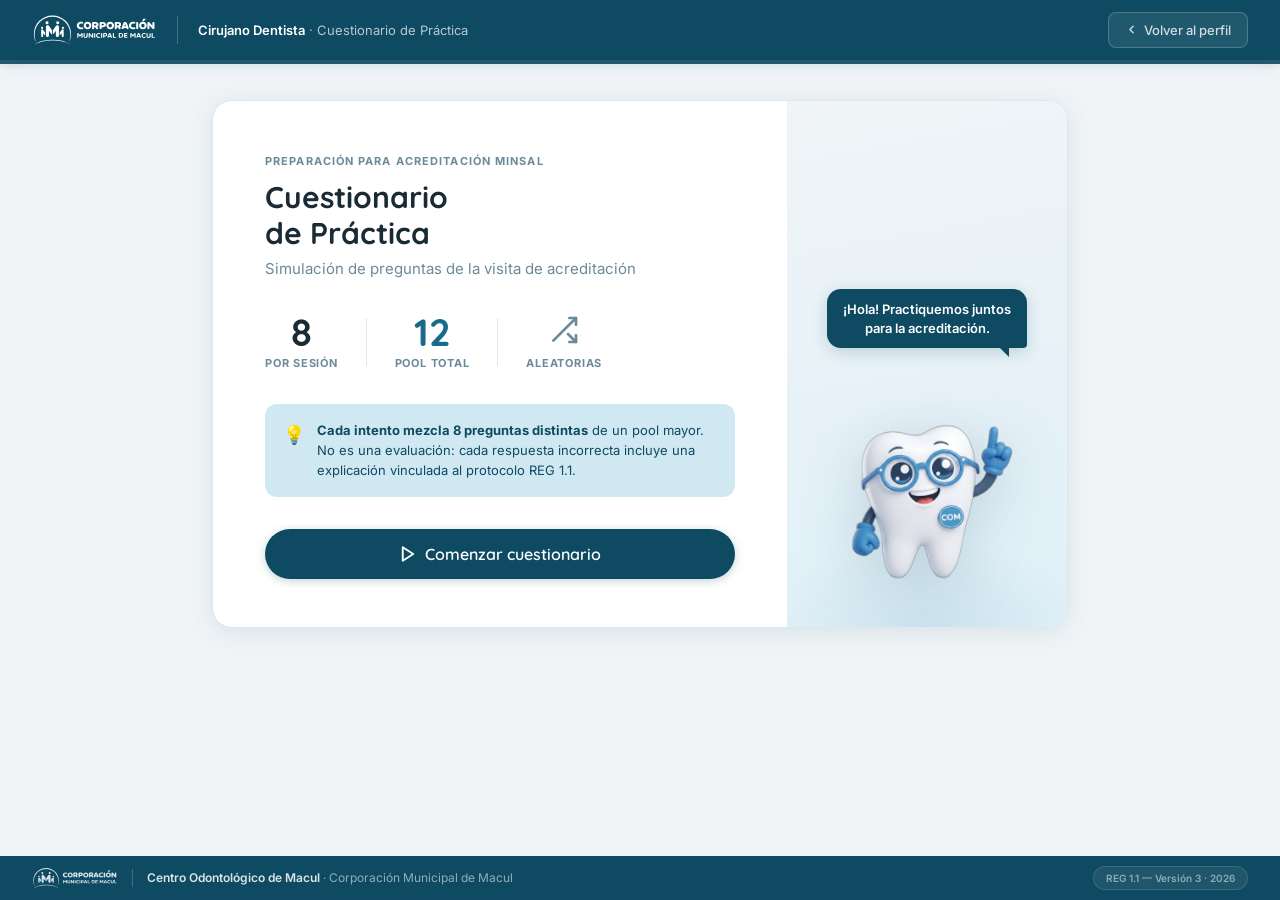
<file: handoff/cuestionario.html>
<!DOCTYPE html>
<html lang="es">
<head>
  <meta charset="UTF-8" />
  <meta name="viewport" content="width=device-width, initial-scale=1.0" />
  <title>Cuestionario de Práctica — COM Macul</title>
  <link rel="stylesheet" href="com-styles.css" />
  <style>
    html, body { height: 100%; }
    body { background: var(--bg); min-height: 100vh; display: flex; flex-direction: column; }

    /* ─── Header ─── */
    .qz-header {
      background: var(--primary-dark);
      height: 60px; display: flex; align-items: center;
      padding: 0 32px; gap: 20px;
      position: sticky; top: 0; z-index: 100;
      box-shadow: 0 2px 12px rgba(14,74,97,0.25);
    }
    .qz-logo { display: flex; align-items: center; gap: 14px; text-decoration: none; flex-shrink: 0; }
    .qz-logo img { height: 32px; display: block; }
    .qz-header-div { width: 1px; height: 28px; background: rgba(255,255,255,0.2); }
    .qz-header-ctx { font-size: 13px; color: rgba(255,255,255,0.7); }
    .qz-header-ctx strong { color: white; font-weight: 600; }
    .qz-header-actions { margin-left: auto; }
    .qz-btn-back {
      display: flex; align-items: center; gap: 6px;
      padding: 7px 16px; border-radius: 8px;
      font-size: 13px; font-weight: 500; color: rgba(255,255,255,0.8);
      border: 1px solid rgba(255,255,255,0.2); background: rgba(255,255,255,0.08);
      text-decoration: none; transition: all 0.18s ease;
    }
    .qz-btn-back:hover { background: rgba(255,255,255,0.16); color: white; }

    /* ─── Progress ─── */
    .qz-prog-bar { height: 4px; background: var(--primary-dark); }
    .qz-prog-inner { height: 100%; background: rgba(255,255,255,0.1); position: relative; }
    .qz-prog-fill {
      position: absolute; top:0; left:0; height: 100%;
      background: var(--accent); transition: width 0.5s ease; border-radius: 0 2px 2px 0;
    }

    /* ─── Wrapper ─── */
    .qz-wrapper { flex: 1; max-width: 920px; width: 100%; margin: 0 auto; padding: 36px 32px 32px; display: flex; flex-direction: column; }
    /* When results active, allow inner scroll only in review area */
    .qz-results.active { display: flex; flex-direction: column; flex: 1; min-height: 0; }

    /* ════════════════════════════
       INTRO SCREEN
    ════════════════════════════ */
    .qz-intro {
      background: white; border-radius: 20px;
      border: 1px solid var(--border); box-shadow: 0 4px 24px rgba(14,74,97,0.10);
      overflow: hidden; display: flex;
    }
    .qz-intro-left {
      flex: 1; padding: 52px 52px 48px;
      display: flex; flex-direction: column; justify-content: center;
    }
    .qz-intro-right {
      width: 280px; flex-shrink: 0;
      background: linear-gradient(170deg, var(--bg) 0%, #dff0f8 100%);
      display: flex; flex-direction: column; align-items: center;
      justify-content: flex-end; padding: 0 20px 24px;
      position: relative; overflow: hidden;
    }
    .qz-intro-right::before {
      content: '';
      position: absolute; bottom: 0; left: 0; right: 0; height: 50%;
      background: radial-gradient(ellipse 80% 50% at 50% 100%, rgba(26,107,138,0.1) 0%, transparent 70%);
    }
    .qz-intro-eyebrow {
      font-size: 11px; font-weight: 700; letter-spacing: 0.1em; text-transform: uppercase;
      color: var(--text-muted); margin-bottom: 8px;
    }
    .qz-intro-title {
      font-family: var(--font-display); font-size: 30px; font-weight: 700;
      color: var(--text); line-height: 1.2; margin-bottom: 6px;
    }
    .qz-intro-sub { font-size: 15px; color: var(--text-muted); margin-bottom: 32px; }
    .qz-stats {
      display: flex; gap: 28px; align-items: flex-end; margin-bottom: 32px;
    }
    .qz-stat { text-align: center; }
    .qz-stat-num {
      font-family: var(--font-display); font-size: 38px; font-weight: 700;
      line-height: 1; color: var(--text);
    }
    .qz-stat-label {
      font-size: 11px; font-weight: 700; letter-spacing: 0.07em; text-transform: uppercase;
      color: var(--text-muted); margin-top: 4px;
    }
    .qz-stat-sep { width: 1px; height: 48px; background: var(--border); align-self: center; }
    .qz-info {
      display: flex; gap: 12px; align-items: flex-start;
      background: var(--primary-light); border-radius: 12px;
      padding: 16px 18px; margin-bottom: 32px;
    }
    .qz-info-icon { font-size: 18px; flex-shrink: 0; margin-top: 1px; }
    .qz-info-text { font-size: 13px; color: var(--primary-dark); line-height: 1.55; }
    .qz-info-text strong { font-weight: 700; }
    .qz-intro-mascot {
      position: relative; z-index: 1;
      width: 200px; height: auto;
      filter: drop-shadow(0 10px 28px rgba(14,74,97,0.18));
      animation: mascotBounce 0.6s cubic-bezier(0.34,1.56,0.64,1) both;
    }
    @keyframes mascotBounce {
      from { transform: scale(0.85) translateY(20px); opacity: 0; }
      to   { transform: scale(1) translateY(0); opacity: 1; }
    }
    .qz-intro-bubble {
      position: relative; z-index: 1;
      background: var(--primary-dark); color: white;
      border-radius: 14px; border-bottom-right-radius: 4px;
      padding: 11px 15px; font-size: 13px; font-weight: 600;
      text-align: center; line-height: 1.45; max-width: 200px;
      margin-bottom: 16px;
      box-shadow: 0 4px 16px rgba(14,74,97,0.20);
    }
    .qz-intro-bubble::after {
      content: '';
      position: absolute; bottom: -9px; right: 18px;
      border-left: 9px solid transparent;
      border-top: 9px solid var(--primary-dark);
    }

    /* ════════════════════════════
       QUESTION SCREEN
    ════════════════════════════ */
    .qz-question { display: none; }
    .qz-question.active { display: block; }

    .qz-qcard {
      background: white; border-radius: 20px;
      border: 1px solid var(--border); box-shadow: 0 4px 24px rgba(14,74,97,0.10);
      overflow: hidden;
      animation: qFadeIn 0.3s ease;
    }
    @keyframes qFadeIn {
      from { opacity: 0; transform: translateY(14px); }
      to   { opacity: 1; transform: translateY(0); }
    }

    /* Card header */
    .qz-qhead {
      padding: 18px 28px 0;
      display: flex; align-items: center; justify-content: space-between; gap: 16px;
    }
    .qz-qmeta { display: flex; align-items: center; gap: 10px; }
    .qz-qcounter {
      font-size: 12px; font-weight: 700; letter-spacing: 0.07em;
      text-transform: uppercase; color: var(--text-muted);
    }
    .qz-qtype {
      padding: 3px 10px; border-radius: 100px;
      font-size: 11px; font-weight: 700; letter-spacing: 0.04em; text-transform: uppercase;
      background: var(--primary-light); color: var(--primary-dark);
    }
    .qz-scores { display: flex; gap: 8px; }
    .qz-score {
      display: flex; align-items: center; gap: 5px;
      padding: 5px 13px; border-radius: 100px; font-size: 13px; font-weight: 700;
    }
    .qz-score-ok  { background: #eafaf1; color: #1a7a44; }
    .qz-score-bad { background: #fdf0ef; color: #c0392b; }

    /* Progress bar inside card */
    .qz-qprog { padding: 12px 28px 0; }
    .qz-qprog-bar { height: 5px; background: var(--surface); border-radius: 100px; overflow: hidden; }
    .qz-qprog-fill { height: 100%; border-radius: 100px; transition: width 0.5s ease; }

    /* Question body */
    .qz-qbody { display: flex; gap: 0; }
    .qz-qmain { flex: 1; padding: 24px 28px 24px; }
    .qz-qtext {
      font-family: var(--font-display); font-size: 20px; font-weight: 700;
      color: var(--text); line-height: 1.45; margin-bottom: 24px;
    }

    /* Options */
    .qz-options { display: flex; flex-direction: column; gap: 10px; }
    .qz-opt {
      display: flex; align-items: center; gap: 16px;
      padding: 15px 20px; border-radius: 12px;
      border: 2px solid var(--border); background: white;
      cursor: pointer; text-align: left; width: 100%;
      font-family: var(--font-body); transition: all 0.18s ease;
    }
    .qz-opt:hover:not(:disabled) {
      border-color: var(--primary); background: var(--primary-light);
      transform: translateX(3px);
    }
    .qz-opt:disabled { cursor: default; }
    .qz-opt-letter {
      width: 32px; height: 32px; border-radius: 50%;
      background: var(--surface); color: var(--text-mid);
      display: flex; align-items: center; justify-content: center;
      font-size: 13px; font-weight: 700; flex-shrink: 0;
      transition: all 0.18s ease;
    }
    .qz-opt-text { font-size: 15px; color: var(--text); line-height: 1.4; }

    /* Answer states */
    .qz-opt.correct {
      border-color: var(--accent); background: #eafaf1;
      animation: correctBounce 0.45s ease;
    }
    @keyframes correctBounce {
      0%   { transform: scale(1); }
      35%  { transform: scale(1.025); }
      100% { transform: scale(1); }
    }
    .qz-opt.correct .qz-opt-letter { background: var(--accent); color: white; }
    .qz-opt.correct .qz-opt-text { color: #1a7a44; font-weight: 600; }
    .qz-opt.wrong {
      border-color: #e74c3c; background: #fdf0ef;
      animation: wrongShake 0.4s ease;
    }
    @keyframes wrongShake {
      0%,100% { transform: translateX(0); }
      20%     { transform: translateX(-7px); }
      40%     { transform: translateX(7px); }
      60%     { transform: translateX(-4px); }
      80%     { transform: translateX(4px); }
    }
    .qz-opt.wrong .qz-opt-letter { background: #e74c3c; color: white; }
    .qz-opt.wrong .qz-opt-text { color: #c0392b; }
    .qz-opt.dimmed { opacity: 0.32; }

    /* Mascot side panel (question) */
    .qz-qside {
      width: 200px; flex-shrink: 0;
      background: linear-gradient(170deg, var(--bg) 0%, #dff0f8 100%);
      display: flex; flex-direction: column;
      align-items: center; justify-content: flex-end;
      padding: 0 12px 20px;
      border-left: 1px solid var(--border);
      position: relative; overflow: hidden;
    }
    .qz-qside::before {
      content: '';
      position: absolute; bottom: 0; left: 0; right: 0; height: 50%;
      background: radial-gradient(ellipse 80% 50% at 50% 100%, rgba(26,107,138,0.09) 0%, transparent 70%);
    }
    .qz-side-bubble {
      position: relative; z-index: 1;
      background: var(--primary-dark); color: white;
      border-radius: 12px; border-bottom-right-radius: 3px;
      padding: 9px 13px; font-size: 12px; font-weight: 600;
      text-align: center; line-height: 1.4; max-width: 160px;
      margin-bottom: 14px;
      box-shadow: 0 3px 12px rgba(14,74,97,0.20);
    }
    .qz-side-bubble::after {
      content: '';
      position: absolute; bottom: -8px; right: 14px;
      border-left: 8px solid transparent;
      border-top: 8px solid var(--primary-dark);
    }
    .qz-side-mascot {
      position: relative; z-index: 1;
      width: 160px; height: auto;
      filter: drop-shadow(0 8px 20px rgba(14,74,97,0.15));
      transition: all 0.35s ease;
    }

    /* Feedback box */
    .qz-feedback {
      display: none; align-items: flex-start; gap: 14px;
      margin: 0 28px 20px;
      margin-right: calc(200px + 28px); /* no overlap with mascot panel */
      padding: 16px 20px; border-radius: 12px; border: 1px solid;
      animation: qFadeIn 0.3s ease;
    }
    .qz-feedback.show { display: flex; }
    .qz-feedback.fb-ok  { background: #eafaf1; border-color: #abebc6; }
    .qz-feedback.fb-bad { background: #fdf0ef; border-color: #f1948a; }
    .qz-fb-icon { font-size: 22px; flex-shrink: 0; }
    .qz-fb-title {
      font-family: var(--font-display); font-size: 15px; font-weight: 700; margin-bottom: 4px;
    }
    .fb-ok  .qz-fb-title { color: #1a7a44; }
    .fb-bad .qz-fb-title { color: #c0392b; }
    .qz-fb-text { font-size: 13px; color: var(--text-mid); line-height: 1.55; }

    /* Footer */
    .qz-qfoot {
      padding: 14px 28px;
      border-top: 1px solid var(--surface);
      display: flex; justify-content: flex-end;
    }

    /* ════════════════════════════
       RESULTS SCREEN — no scroll
    ════════════════════════════ */
    .qz-results { display: none; flex-direction: column; gap: 0; height: 100%; }
    .qz-results.active { display: flex; }

    /* Hero strip */
    .qz-res-hero {
      background: var(--primary-dark);
      padding: 20px 28px;
      display: flex; align-items: center; gap: 20px;
      flex-shrink: 0; border-radius: 16px 16px 0 0;
      border: 1px solid var(--border); border-bottom: none;
    }
    .qz-res-hero-mascot { width: 72px; height: auto; flex-shrink: 0;
      filter: drop-shadow(0 4px 12px rgba(0,0,0,0.2));
      animation: mascotBounce 0.6s cubic-bezier(0.34,1.56,0.64,1) both;
    }
    @keyframes mascotBounce {
      from { transform: scale(0.85) translateY(12px); opacity: 0; }
      to   { transform: scale(1) translateY(0); opacity: 1; }
    }
    .qz-res-hero-text { flex: 1; }
    .qz-res-hero-title {
      font-family: var(--font-display); font-size: 22px; font-weight: 700;
      color: white; line-height: 1.2; margin-bottom: 3px;
    }
    .qz-res-hero-sub { font-size: 13px; color: rgba(255,255,255,0.6); }
    .qz-res-hero-score {
      text-align: center; flex-shrink: 0;
    }
    .qz-score-ring {
      width: 80px; height: 80px; border-radius: 50%;
      display: flex; flex-direction: column; align-items: center; justify-content: center;
      border: 4px solid;
      background: rgba(255,255,255,0.08);
    }
    .qz-score-ring-num {
      font-family: var(--font-display); font-size: 24px; font-weight: 700; line-height: 1;
    }
    .qz-score-ring-pct { font-size: 11px; font-weight: 600; color: rgba(255,255,255,0.6); }

    /* Stats + actions bar */
    .qz-res-bar {
      background: white; border-left: 1px solid var(--border); border-right: 1px solid var(--border);
      padding: 14px 28px;
      display: flex; align-items: center; gap: 16px; flex-shrink: 0;
      border-bottom: 1px solid var(--surface);
    }
    .qz-bd-item {
      display: flex; align-items: center; gap: 8px;
      padding: 8px 14px; border-radius: 10px; border: 1px solid var(--border);
    }
    .qz-bd-num { font-family: var(--font-display); font-size: 20px; font-weight: 700; line-height: 1; }
    .qz-bd-label { font-size: 11px; font-weight: 600; text-transform: uppercase; letter-spacing: 0.05em; color: var(--text-muted); }
    .qz-res-actions { display: flex; gap: 8px; margin-left: auto; flex-wrap: wrap; }

    /* Review scroll area */
    .qz-res-review {
      flex: 1; min-height: 0; overflow-y: auto;
      background: white;
      border: 1px solid var(--border); border-top: none; border-radius: 0 0 16px 16px;
      padding: 16px 28px 20px;
    }
    .qz-review-title {
      font-size: 11px; font-weight: 700; letter-spacing: 0.09em; text-transform: uppercase;
      color: var(--text-muted); margin-bottom: 12px;
    }
    .qz-review-item {
      display: flex; gap: 12px; align-items: flex-start;
      padding: 12px 14px; border-radius: 10px; border: 1px solid;
      margin-bottom: 8px;
    }
    .qz-review-item.rv-ok  { background: #f0fbf5; border-color: #abebc6; }
    .qz-review-item.rv-bad { background: #fef7f6; border-color: #f1948a; }
    .qz-rv-icon {
      width: 24px; height: 24px; border-radius: 50%;
      display: flex; align-items: center; justify-content: center; flex-shrink: 0;
    }
    .rv-ok  .qz-rv-icon { background: #abebc6; }
    .rv-bad .qz-rv-icon { background: #f1948a; }
    .qz-rv-icon svg { width: 12px; height: 12px; }
    .rv-ok  .qz-rv-icon svg { color: #1a7a44; }
    .rv-bad .qz-rv-icon svg { color: #c0392b; }
    .qz-rv-q { font-size: 13px; font-weight: 600; color: var(--text); margin-bottom: 2px; line-height: 1.4; }
    .qz-rv-a { font-size: 12px; color: var(--text-muted); line-height: 1.5; }
    .rv-ok  .qz-rv-a span { color: #1a7a44; font-weight: 600; }
    .rv-bad .qz-rv-a span { color: #c0392b; font-weight: 600; }
    .qz-rv-exp { font-size: 12px; color: var(--text-muted); line-height: 1.5; margin-top: 3px; font-style: italic; }

    /* Responsive */
    @media (max-width: 700px) {
      .qz-wrapper { padding: 16px 16px 60px; }
      .qz-res-hero { padding: 16px; gap: 12px; }
      .qz-res-hero-mascot { width: 52px; }
      .qz-res-hero-title { font-size: 18px; }
      .qz-score-ring { width: 64px; height: 64px; }
      .qz-score-ring-num { font-size: 20px; }
      .qz-res-bar { flex-wrap: wrap; gap: 10px; padding: 12px 16px; }
      .qz-res-actions { margin-left: 0; width: 100%; }
      .qz-res-review { padding: 14px 16px; }
      .qz-qbody { flex-direction: column; }
      .qz-qside { width: 100%; height: 80px; flex-direction: row; justify-content: center; align-items: center; gap: 16px; padding: 8px 16px; border-left: none; border-top: 1px solid var(--border); }
      .qz-side-mascot { width: 60px; }
      .qz-side-bubble { margin-bottom: 0; }
    }
    }
  </style>
</head>
<body>

<!-- Header -->
<header class="qz-header">
  <a href="index.html" class="qz-logo">
    <img src="assets/corpo-macul-blanco.svg" alt="Corporación Municipal de Macul" style="height:32px;display:block;filter:brightness(0) invert(1);" />
  </a>
  <div class="qz-header-div"></div>
  <span class="qz-header-ctx" id="qz-ctx">Cuestionario de Práctica</span>
  <div class="qz-header-actions">
    <a href="#" id="btn-back" class="qz-btn-back">
      <svg width="13" height="13" viewBox="0 0 24 24" fill="none" stroke="currentColor" stroke-width="2.5" stroke-linecap="round" stroke-linejoin="round"><polyline points="15 18 9 12 15 6"/></svg>
      Volver al perfil
    </a>
  </div>
</header>

<div class="qz-prog-bar">
  <div class="qz-prog-inner">
    <div class="qz-prog-fill" id="qz-prog"></div>
  </div>
</div>

<div class="qz-wrapper">

  <!-- ── INTRO ── -->
  <div class="qz-intro" id="qz-intro">
    <div class="qz-intro-left">
      <div class="qz-intro-eyebrow">Preparación para Acreditación MINSAL</div>
      <h1 class="qz-intro-title">Cuestionario<br>de Práctica</h1>
      <p class="qz-intro-sub" id="qz-intro-sub">Simulación de preguntas de la visita de acreditación</p>
      <div class="qz-stats">
        <div class="qz-stat">
          <div class="qz-stat-num">8</div>
          <div class="qz-stat-label">Por sesión</div>
        </div>
        <div class="qz-stat-sep"></div>
        <div class="qz-stat">
          <div class="qz-stat-num" id="qz-pool" style="color:var(--primary)">12</div>
          <div class="qz-stat-label">Pool total</div>
        </div>
        <div class="qz-stat-sep"></div>
        <div class="qz-stat">
          <div class="qz-stat-num" style="color:var(--text-muted)">
            <svg width="32" height="32" viewBox="0 0 24 24" fill="none" stroke="currentColor" stroke-width="2" stroke-linecap="round" stroke-linejoin="round"><polyline points="16 3 21 3 21 8"/><line x1="4" y1="20" x2="21" y2="3"/><polyline points="21 16 21 21 16 21"/><line x1="15" y1="15" x2="21" y2="21"/></svg>
          </div>
          <div class="qz-stat-label">Aleatorias</div>
        </div>
      </div>
      <div class="qz-info">
        <span class="qz-info-icon">💡</span>
        <div class="qz-info-text">
          <strong>Cada intento mezcla 8 preguntas distintas</strong> de un pool mayor. No es una evaluación: cada respuesta incorrecta incluye una explicación vinculada al protocolo REG 1.1.
        </div>
      </div>
      <button class="btn btn-primary btn-lg" id="btn-start">
        <svg width="18" height="18" viewBox="0 0 24 24" fill="none" stroke="currentColor" stroke-width="2.5" stroke-linecap="round" stroke-linejoin="round"><polygon points="5 3 19 12 5 21 5 3"/></svg>
        Comenzar cuestionario
      </button>
    </div>
    <div class="qz-intro-right">
      <div class="qz-intro-bubble">¡Hola! Practiquemos juntos para la acreditación.</div>
      <img class="qz-intro-mascot" src="assets/muela_atencion.png" alt="Dr. Com" />
    </div>
  </div>

  <!-- ── QUESTION ── -->
  <div class="qz-question" id="qz-question">
    <div class="qz-qcard" id="qz-qcard">
      <div class="qz-qhead">
        <div class="qz-qmeta">
          <span class="qz-qcounter" id="q-counter">PREGUNTA 1 DE 8</span>
          <span class="qz-qtype" id="q-type">Protocolo</span>
        </div>
        <div class="qz-scores">
          <div class="qz-score qz-score-ok">
            <svg width="13" height="13" viewBox="0 0 24 24" fill="none" stroke="currentColor" stroke-width="3" stroke-linecap="round" stroke-linejoin="round"><polyline points="20 6 9 17 4 12"/></svg>
            <span id="sc-ok">0</span>
          </div>
          <div class="qz-score qz-score-bad">
            <svg width="13" height="13" viewBox="0 0 24 24" fill="none" stroke="currentColor" stroke-width="3" stroke-linecap="round" stroke-linejoin="round"><line x1="18" y1="6" x2="6" y2="18"/><line x1="6" y1="6" x2="18" y2="18"/></svg>
            <span id="sc-bad">0</span>
          </div>
        </div>
      </div>
      <div class="qz-qprog">
        <div class="qz-qprog-bar">
          <div class="qz-qprog-fill" id="q-prog-fill"></div>
        </div>
      </div>
      <div class="qz-qbody">
        <div class="qz-qmain">
          <div class="qz-qtext" id="q-text"></div>
          <div class="qz-options" id="q-options"></div>
        </div>
        <div class="qz-qside" id="qz-qside">
          <div class="qz-side-bubble" id="side-bubble">Piensa bien antes de responder.</div>
          <img class="qz-side-mascot" id="side-mascot" src="assets/muela_atencion.png" alt="Dr. Com" />
        </div>
      </div>
      <div class="qz-feedback" id="qz-feedback">
        <div class="qz-fb-icon" id="fb-icon"></div>
        <div>
          <div class="qz-fb-title" id="fb-title"></div>
          <div class="qz-fb-text" id="fb-text"></div>
        </div>
      </div>
      <div class="qz-qfoot">
        <button class="btn btn-primary btn-sm" id="btn-next-q" style="display:none">
          Siguiente pregunta
          <svg width="15" height="15" viewBox="0 0 24 24" fill="none" stroke="currentColor" stroke-width="2.5" stroke-linecap="round" stroke-linejoin="round"><polyline points="9 18 15 12 9 6"/></svg>
        </button>
      </div>
    </div>
  </div>

  <!-- ── RESULTS ── -->
  <div class="qz-results" id="qz-results">
    <div class="qz-res-hero">
      <img class="qz-res-hero-mascot" id="qz-res-mascot" src="assets/muela_victoria.png" alt="Dr. Com" />
      <div class="qz-res-hero-text">
        <div class="qz-res-hero-title" id="qz-res-title">Resultados</div>
        <div class="qz-res-hero-sub" id="qz-res-sub">Cuestionario completado</div>
      </div>
      <div class="qz-res-hero-score">
        <div class="qz-score-ring" id="qz-score-ring">
          <div class="qz-score-ring-num" id="qz-score-num">0/8</div>
          <div class="qz-score-ring-pct" id="qz-score-pct">0%</div>
        </div>
      </div>
    </div>
    <div class="qz-res-bar">
      <div class="qz-bd-item" style="background:#eafaf1;border-color:#abebc6">
        <div class="qz-bd-num" style="color:#1a7a44" id="bd-ok">0</div>
        <div class="qz-bd-label">Correctas</div>
      </div>
      <div class="qz-bd-item" style="background:#fdf0ef;border-color:#f1948a">
        <div class="qz-bd-num" style="color:#c0392b" id="bd-bad">0</div>
        <div class="qz-bd-label">Incorrectas</div>
      </div>
      <div class="qz-bd-item">
        <div class="qz-bd-num" id="bd-total">8</div>
        <div class="qz-bd-label">Total</div>
      </div>
      <div class="qz-res-actions">
        <button class="btn btn-primary btn-sm" onclick="restartQuiz()">
          <svg width="14" height="14" viewBox="0 0 24 24" fill="none" stroke="currentColor" stroke-width="2.5" stroke-linecap="round" stroke-linejoin="round"><polyline points="17 1 21 5 17 9"/><path d="M3 11V9a4 4 0 014-4h14"/><polyline points="7 23 3 19 7 15"/><path d="M21 13v2a4 4 0 01-4 4H3"/></svg>
          Intentar de nuevo
        </button>
        <a id="btn-repaso" href="#" class="btn btn-ghost btn-sm">
          <svg width="14" height="14" viewBox="0 0 24 24" fill="none" stroke="currentColor" stroke-width="2" stroke-linecap="round" stroke-linejoin="round"><rect x="2" y="3" width="20" height="14" rx="2"/><line x1="8" y1="21" x2="16" y2="21"/><line x1="12" y1="17" x2="12" y2="21"/></svg>
          Repasar cápsula
        </a>
        <a id="btn-perfil" href="#" class="btn btn-outline btn-sm">Volver al perfil</a>
      </div>
    </div>
    <div class="qz-res-review">
      <div class="qz-review-title">Revisión detallada</div>
      <div id="qz-review-list"></div>
    </div>
  </div>

</div><!-- /wrapper -->

<script src="com-data.js"></script>
<script>
  /* ── Setup ── */
  const params   = new URLSearchParams(window.location.search);
  const perfilId = params.get('id') || 'dentista';
  const perfil   = COM.getPerfilById(perfilId);
  if (!perfil) { window.location.href = 'index.html'; }

  document.getElementById('btn-back').href   = `perfil.html?id=${perfilId}`;
  document.getElementById('qz-ctx').innerHTML = `<strong>${perfil.nombre}</strong> · Cuestionario de Práctica`;
  document.getElementById('qz-pool').style.color = perfil.color;

  const poolTotal = (COM.preguntas[perfilId] || []).length;
  document.getElementById('qz-pool').textContent = poolTotal;

  /* ── Mascot rotation during questions ── */
  const QMASCOTAS = [
    'assets/muela_atencion.png',
    'assets/muela_formulario.png',
    'assets/muela_lupa.png',
    'assets/muela_computador.png',
  ];
  const BUBBLES_WAIT = [
    'Piensa bien antes de responder.',
    'Recuerda el protocolo REG 1.1.',
    '¿Ya lo revisaste en la cápsula?',
    'Tómate tu tiempo.',
  ];

  /* ── State ── */
  const LETTERS = ['A','B','C','D'];
  let questions = [], current = 0, correctCount = 0, wrongCount = 0, answered = false, results = [];

  /* ── Start ── */
  document.getElementById('btn-start').addEventListener('click', () => {
    questions = COM.getPreguntasAleatorias(perfilId, 8);
    current = 0; correctCount = 0; wrongCount = 0; results = [];
    document.getElementById('qz-intro').style.display = 'none';
    document.getElementById('qz-question').classList.add('active');
    renderQuestion();
  });

  /* ── Render question ── */
  function renderQuestion() {
    answered = false;
    const q = questions[current];
    const total = questions.length;

    document.getElementById('q-counter').textContent = `PREGUNTA ${current + 1} DE ${total}`;
    document.getElementById('q-type').textContent = q.tipo;
    document.getElementById('q-text').textContent  = q.texto;
    document.getElementById('sc-ok').textContent   = correctCount;
    document.getElementById('sc-bad').textContent  = wrongCount;

    /* Progress fill */
    const pct = (current / total) * 100;
    const pf  = document.getElementById('q-prog-fill');
    pf.style.width      = pct + '%';
    pf.style.background = perfil.color;
    document.getElementById('qz-prog').style.width = pct + '%';

    /* Mascot side */
    const mIdx = current % QMASCOTAS.length;
    document.getElementById('side-mascot').src = QMASCOTAS[mIdx];
    document.getElementById('side-bubble').textContent = BUBBLES_WAIT[mIdx];

    /* Options */
    const optEl = document.getElementById('q-options');
    optEl.innerHTML = '';
    q.opciones.forEach((opt, i) => {
      const btn = document.createElement('button');
      btn.className = 'qz-opt';
      btn.dataset.idx = i;
      btn.innerHTML = `<div class="qz-opt-letter">${LETTERS[i]}</div><div class="qz-opt-text">${opt}</div>`;
      btn.addEventListener('click', () => handleAnswer(i));
      optEl.appendChild(btn);
    });

    /* Reset feedback */
    const fb = document.getElementById('qz-feedback');
    fb.classList.remove('show','fb-ok','fb-bad');
    document.getElementById('btn-next-q').style.display = 'none';

    /* Re-trigger animation */
    const card = document.getElementById('qz-qcard');
    card.style.animation = 'none';
    card.offsetHeight;
    card.style.animation = '';
  }

  /* ── Handle answer ── */
  function handleAnswer(idx) {
    if (answered) return;
    answered = true;

    const q = questions[current];
    const isOk = idx === q.correcta;

    document.querySelectorAll('.qz-opt').forEach((b, i) => {
      b.disabled = true;
      if (i === q.correcta) b.classList.add('correct');
      else if (i === idx && !isOk) b.classList.add('wrong');
      else if (i !== q.correcta) b.classList.add('dimmed');
    });

    if (isOk) { correctCount++; } else { wrongCount++; }
    results.push({ q, selected: idx, isOk });

    /* Mascot reaction */
    document.getElementById('side-mascot').src   = isOk ? 'assets/muela_animo.png' : 'assets/muela_atencion.png';
    document.getElementById('side-bubble').textContent = isOk ? '¡Excelente! Eso es correcto.' : 'No te preocupes, lee la explicación.';

    /* Feedback box */
    const fb = document.getElementById('qz-feedback');
    fb.classList.add('show', isOk ? 'fb-ok' : 'fb-bad');
    document.getElementById('fb-icon').textContent  = isOk ? '✅' : '❌';
    document.getElementById('fb-title').textContent = isOk ? '¡Correcto!' : `Respuesta correcta: ${LETTERS[q.correcta]}`;
    document.getElementById('fb-text').textContent  = q.explicacion;

    /* Next button */
    const btnNext = document.getElementById('btn-next-q');
    btnNext.style.display = 'flex';
    if (current === questions.length - 1) {
      btnNext.innerHTML = `Ver mis resultados <svg width="15" height="15" viewBox="0 0 24 24" fill="none" stroke="currentColor" stroke-width="2.5" stroke-linecap="round" stroke-linejoin="round"><polygon points="5 3 19 12 5 21 5 3"/></svg>`;
      btnNext.onclick = showResults;
    } else {
      btnNext.innerHTML = `Siguiente pregunta <svg width="15" height="15" viewBox="0 0 24 24" fill="none" stroke="currentColor" stroke-width="2.5" stroke-linecap="round" stroke-linejoin="round"><polyline points="9 18 15 12 9 6"/></svg>`;
      btnNext.onclick = () => { current++; renderQuestion(); };
    }

    document.getElementById('sc-ok').textContent  = correctCount;
    document.getElementById('sc-bad').textContent = wrongCount;

    const pf2 = document.getElementById('q-prog-fill');
    pf2.style.width      = `${((current + 1) / questions.length) * 100}%`;
    pf2.style.background = perfil.color;
    document.getElementById('qz-prog').style.width = `${((current + 1) / questions.length) * 100}%`;
  }

  /* ── Results ── */
  function showResults() {
    document.getElementById('qz-question').classList.remove('active');
    document.getElementById('qz-results').classList.add('active');
    document.getElementById('qz-prog').style.width = '100%';
    window.scrollTo(0,0);

    // Mark complete
    localStorage.setItem(`quiz_done_${perfilId}`, '1');

    const total      = questions.length;
    const pct        = Math.round((correctCount / total) * 100);
    const excellent  = pct >= 80;
    const scoreColor = excellent ? '#2ecc71' : pct >= 60 ? perfil.color : '#e74c3c';
    const msg        = excellent ? '¡Excelente preparación!' : pct >= 60 ? 'Buen avance — sigue practicando' : 'Revisa la cápsula e intenta de nuevo';
    const resMascot  = excellent ? 'assets/muela_victoria.png' : 'assets/muela_animo.png';

    // Hero
    document.getElementById('qz-res-mascot').src = resMascot;
    document.getElementById('qz-res-title').textContent = msg;
    document.getElementById('qz-res-sub').textContent = perfil.nombre + ' · Protocolo REG 1.1';

    // Score ring
    const ring = document.getElementById('qz-score-ring');
    ring.style.borderColor = scoreColor;
    document.getElementById('qz-score-num').textContent = correctCount + '/' + total;
    document.getElementById('qz-score-num').style.color = scoreColor;
    document.getElementById('qz-score-pct').textContent = pct + '%';

    // Stats
    document.getElementById('bd-ok').textContent    = correctCount;
    document.getElementById('bd-bad').textContent   = wrongCount;
    document.getElementById('bd-total').textContent = total;
    document.getElementById('bd-total').style.color = perfil.color;

    // Links
    document.getElementById('btn-repaso').href = `capsula.html?id=${perfilId}`;
    document.getElementById('btn-perfil').href  = `perfil.html?id=${perfilId}`;

    // Review list
    const reviewHTML = results.map((r, i) => `
      <div class="qz-review-item ${r.isOk ? 'rv-ok' : 'rv-bad'}">
        <div class="qz-rv-icon">
          ${r.isOk
            ? '<svg viewBox="0 0 24 24" fill="none" stroke="currentColor" stroke-width="3" stroke-linecap="round" stroke-linejoin="round"><polyline points="20 6 9 17 4 12"/></svg>'
            : '<svg viewBox="0 0 24 24" fill="none" stroke="currentColor" stroke-width="3" stroke-linecap="round" stroke-linejoin="round"><line x1="18" y1="6" x2="6" y2="18"/><line x1="6" y1="6" x2="18" y2="18"/></svg>'
          }
        </div>
        <div>
          <div class="qz-rv-q">${i + 1}. ${r.q.texto}</div>
          <div class="qz-rv-a">
            ${r.isOk
              ? `<span>Correcto: ${r.q.opciones[r.q.correcta]}</span>`
              : `Tu respuesta: ${r.q.opciones[r.selected]} — <span>Correcta: ${r.q.opciones[r.q.correcta]}</span>`
            }
          </div>
          ${!r.isOk ? `<div class="qz-rv-exp">${r.q.explicacion}</div>` : ''}
        </div>
      </div>`).join('');

    document.getElementById('qz-review-list').innerHTML = reviewHTML;
  }

    function restartQuiz() {
    document.getElementById('qz-results').classList.remove('active');
    document.getElementById('qz-question').classList.remove('active');
    document.getElementById('qz-intro').style.display = 'flex';
    document.getElementById('qz-prog').style.width = '0%';
  }
</script>

<!-- Footer institucional -->
<footer style="background:var(--primary-dark);height:44px;display:flex;align-items:center;padding:0 32px;gap:14px;flex-shrink:0;">
  <img src="assets/corpo-macul-blanco.svg" alt="Corporación Municipal de Macul" style="height:22px;filter:brightness(0) invert(1);opacity:0.85;display:block;" />
  <div style="width:1px;height:18px;background:rgba(255,255,255,0.2);"></div>
  <span style="font-size:12px;color:rgba(255,255,255,0.55);"><strong style="color:rgba(255,255,255,0.85);font-weight:600;">Centro Odontológico de Macul</strong> · Corporación Municipal de Macul</span>
  <div style="margin-left:auto;background:rgba(255,255,255,0.07);border:1px solid rgba(255,255,255,0.12);border-radius:100px;padding:3px 12px;font-size:10px;font-weight:600;color:rgba(255,255,255,0.5);">REG 1.1 — Versión 3 · 2026</div>
</footer>

</body>
</html>
</file>
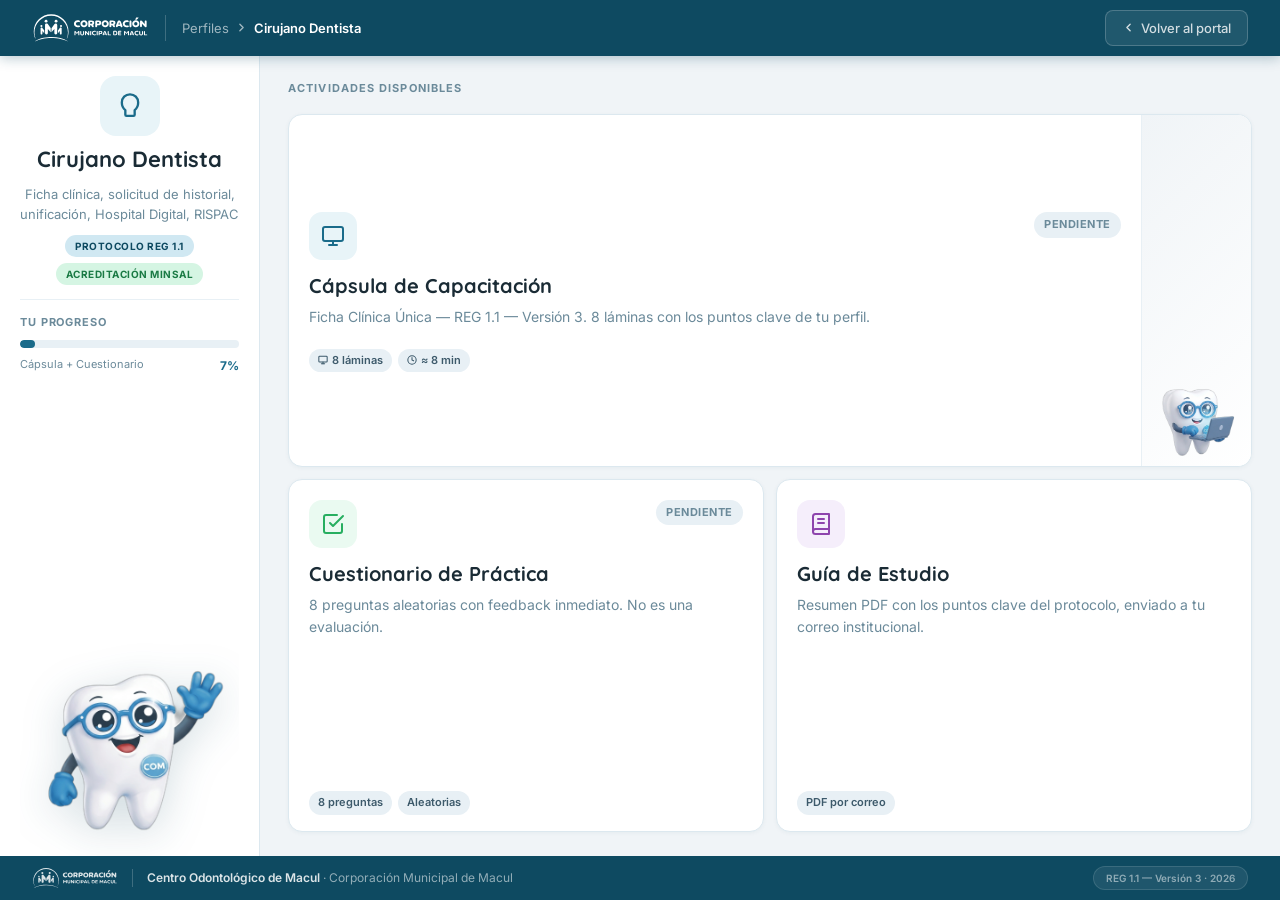
<file: handoff/perfil.html>
<!DOCTYPE html>
<html lang="es">
<head>
  <meta charset="UTF-8" />
  <meta name="viewport" content="width=device-width, initial-scale=1.0" />
  <title>Perfil — Portal de Capacitación COM</title>
  <link rel="stylesheet" href="com-styles.css" />
  <style>
    html, body { height: 100%; overflow: hidden; }
    body { background: var(--bg); display: flex; flex-direction: column; }

    /* ─── Header ─── */
    .site-header {
      background: var(--primary-dark); height: 56px; flex-shrink: 0;
      display: flex; align-items: center; padding: 0 32px; gap: 16px;
      box-shadow: 0 2px 12px rgba(14,74,97,0.3); z-index: 10;
    }
    .site-header a.logo { display: flex; align-items: center; gap: 12px; text-decoration: none; flex-shrink: 0; }
    .site-header a.logo img { height: 30px; filter: brightness(0) invert(1); display: block; }
    .hd { width: 1px; height: 26px; background: rgba(255,255,255,0.2); }
    .breadcrumb { font-size: 13px; color: rgba(255,255,255,0.6); display: flex; align-items: center; gap: 6px; }
    .breadcrumb a { color: rgba(255,255,255,0.6); text-decoration: none; }
    .breadcrumb a:hover { color: white; }
    .breadcrumb strong { color: white; font-weight: 600; }
    .hd-right { margin-left: auto; }
    .btn-back-white {
      display: flex; align-items: center; gap: 6px; padding: 7px 16px;
      border-radius: 8px; font-size: 13px; font-weight: 500;
      color: rgba(255,255,255,0.8); border: 1px solid rgba(255,255,255,0.2);
      background: rgba(255,255,255,0.08); text-decoration: none;
      transition: all 0.18s ease;
    }
    .btn-back-white:hover { background: rgba(255,255,255,0.16); color: white; }

    /* ─── Main layout ─── */
    .perfil-body {
      flex: 1; min-height: 0;
      display: grid;
      grid-template-columns: 260px 1fr;
      gap: 0;
    }

    /* ─── Left panel: perfil info ─── */
    .perfil-left {
      background: white;
      border-right: 1px solid var(--border);
      display: flex; flex-direction: column;
      padding: 20px 20px 0;
      gap: 14px; overflow: hidden;
    }
    .perfil-left-top {
      display: flex; flex-direction: column; align-items: center;
      gap: 10px; text-align: center; padding-bottom: 14px;
      border-bottom: 1px solid var(--surface); flex-shrink: 0;
    }
    .perfil-icon-lg {
      width: 60px; height: 60px; border-radius: 16px;
      display: flex; align-items: center; justify-content: center;
    }
    .perfil-icon-lg svg { width: 28px; height: 28px; }
    .perfil-nombre {
      font-family: var(--font-display); font-size: 22px; font-weight: 700;
      color: var(--text); line-height: 1.25;
    }
    .perfil-desc {
      font-size: 13px; color: var(--text-muted); line-height: 1.6;
      text-align: center;
    }
    .perfil-badges { display: flex; flex-wrap: wrap; gap: 6px; justify-content: center; }
    .perfil-badge {
      padding: 3px 10px; border-radius: 100px;
      font-size: 10px; font-weight: 700; letter-spacing: 0.05em; text-transform: uppercase;
    }
    .perfil-badge-primary { background: var(--primary-light); color: var(--primary-dark); }
    .perfil-badge-accent  { background: #d5f5e3; color: #1a7a44; }

    /* Progress block */
    .perfil-progress-block { display: flex; flex-direction: column; gap: 8px; flex-shrink: 0; }
    .perfil-progress-label {
      font-size: 11px; font-weight: 700; letter-spacing: 0.08em;
      text-transform: uppercase; color: var(--text-muted);
    }
    .perfil-progress-bar {
      height: 8px; background: var(--surface); border-radius: 100px; overflow: hidden;
    }
    .perfil-progress-fill { height: 100%; border-radius: 100px; transition: width 0.6s ease; }
    .perfil-progress-meta { display: flex; justify-content: space-between; }
    .perfil-progress-meta span { font-size: 11px; color: var(--text-muted); }
    .perfil-progress-meta strong { font-size: 12px; font-weight: 700; }

    /* Done state */
    .perfil-done-block {
      display: none; flex-direction: column; align-items: center; gap: 8px;
      background: #eafaf1; border: 1px solid #abebc6;
      border-radius: 12px; padding: 14px; text-align: center;
    }
    .perfil-done-block.show { display: flex; }
    .perfil-done-icon {
      width: 36px; height: 36px; border-radius: 50%;
      background: var(--accent); display: flex; align-items: center; justify-content: center;
    }
    .perfil-done-icon svg { width: 18px; height: 18px; color: white; }
    .perfil-done-title { font-family: var(--font-display); font-size: 14px; font-weight: 700; color: #1a7a44; }
    .perfil-done-sub { font-size: 12px; color: #27ae60; }

    /* Mascot — empuja hacia arriba del footer */
    .perfil-mascot {
      flex: 1; display: flex; justify-content: center; align-items: flex-end;
      min-height: 0; overflow: hidden;
    }
    .perfil-mascot img {
      width: 210px; max-height: 100%; object-fit: contain;
      filter: drop-shadow(0 8px 20px rgba(14,74,97,0.18));
    }

    /* Logo institucional en panel izquierdo — ahora es footer de página completa */
    .perfil-inst-logo { display: none; }

    /* ─── Right panel: actividades ─── */
    .perfil-right {
      display: flex; flex-direction: column;
      padding: 24px 28px; gap: 16px; overflow: hidden;
    }
    .perfil-right-title {
      font-size: 11px; font-weight: 700; letter-spacing: 0.1em;
      text-transform: uppercase; color: var(--text-muted); flex-shrink: 0;
    }

    /* Activity cards grid — fill available space */
    .activities-grid {
      display: grid; grid-template-columns: 1fr 1fr;
      grid-template-rows: 1fr 1fr;
      gap: 12px; flex: 1; min-height: 0;
    }

    .act-card {
      background: white; border-radius: 14px;
      border: 1.5px solid var(--border);
      display: flex; flex-direction: column;
      cursor: pointer; text-decoration: none;
      transition: all 0.2s ease;
      box-shadow: 0 1px 4px rgba(14,74,97,0.05);
      overflow: hidden; position: relative;
    }
    .act-card:hover {
      transform: translateY(-3px);
      box-shadow: 0 8px 24px rgba(14,74,97,0.12);
      border-color: var(--primary-light);
    }
    .act-card.done-act { border-color: var(--accent); }
    .act-card.done-act .act-status { background: #eafaf1; color: #1a7a44; }

    /* Full-width card for cápsula */
    .act-card.full { grid-column: 1 / -1; flex-direction: row; align-items: center; }
    .act-card.full .act-body { flex: 1; }
    .act-card.full .act-mascot-side {
      width: 110px; flex-shrink: 0;
      display: flex; align-items: flex-end; justify-content: center;
      padding: 8px 12px 0;
      background: linear-gradient(135deg, var(--bg) 0%, white 100%);
      border-left: 1px solid var(--surface);
      align-self: stretch;
    }
    .act-card.full .act-mascot-side img { width: 90px; height: auto; }

    .act-body { padding: 20px 20px 16px; display: flex; flex-direction: column; gap: 8px; flex: 1; }
    .act-header { display: flex; align-items: flex-start; justify-content: space-between; gap: 8px; margin-bottom: 6px; }
    .act-icon {
      width: 48px; height: 48px; border-radius: 13px;
      display: flex; align-items: center; justify-content: center; flex-shrink: 0;
    }
    .act-icon svg { width: 24px; height: 24px; }
    .act-status {
      font-size: 11px; font-weight: 700; letter-spacing: 0.05em; text-transform: uppercase;
      padding: 4px 10px; border-radius: 100px; background: var(--surface); color: var(--text-muted);
      white-space: nowrap;
    }
    .act-title {
      font-family: var(--font-display); font-size: 20px; font-weight: 700;
      color: var(--text); line-height: 1.2;
    }
    .act-desc { font-size: 14px; color: var(--text-muted); line-height: 1.6; }
    .act-tags { display: flex; flex-wrap: wrap; gap: 6px; padding-top: 12px; margin-top: auto; }
    .act-tag {
      display: flex; align-items: center; gap: 4px;
      padding: 5px 12px; border-radius: 100px;
      font-size: 12px; font-weight: 600;
      background: var(--surface); color: var(--text-mid);
    }
    .act-tag {
      display: flex; align-items: center; gap: 4px;
      padding: 3px 9px; border-radius: 100px;
      font-size: 11px; font-weight: 600;
      background: var(--surface); color: var(--text-mid);
    }
    .act-arrow {
      position: absolute; bottom: 14px; right: 14px;
      width: 26px; height: 26px; border-radius: 50%;
      display: flex; align-items: center; justify-content: center;
      opacity: 0; transform: scale(0.8);
      transition: all 0.2s ease;
    }
    .act-card:hover .act-arrow { opacity: 1; transform: scale(1); }
    .act-arrow svg { width: 13px; height: 13px; color: white; }

    /* Guía: mismo estilo */
    .act-card.secondary { background: white; }
    .act-card.secondary:hover { background: white; }

    /* Countdown banner → footer institucional */
    .perfil-inst-footer {
      background: var(--primary-dark); border-radius: 12px;
      padding: 12px 20px; flex-shrink: 0;
      display: flex; align-items: center; gap: 14px;
    }
    .perfil-inst-footer img {
      height: 24px; filter: brightness(0) invert(1); opacity: 0.85; display: block;
    }
    .perfil-inst-footer-div { width: 1px; height: 20px; background: rgba(255,255,255,0.2); }
    .perfil-inst-footer-text {
      font-size: 12px; color: rgba(255,255,255,0.55); line-height: 1.4;
    }
    .perfil-inst-footer-text strong { color: rgba(255,255,255,0.85); font-weight: 600; display: block; }
    .perfil-inst-footer-badge {
      margin-left: auto; background: rgba(255,255,255,0.08);
      border: 1px solid rgba(255,255,255,0.15); border-radius: 100px;
      padding: 4px 12px; font-size: 10px; font-weight: 600;
      color: rgba(255,255,255,0.5); white-space: nowrap;
    }

    /* ─── Modal ─── */
    .modal-overlay {
      position: fixed; inset: 0; background: rgba(14,74,97,0.4);
      backdrop-filter: blur(4px); z-index: 1000;
      display: flex; align-items: center; justify-content: center; padding: 24px;
      opacity: 0; pointer-events: none; transition: opacity 0.2s ease;
    }
    .modal-overlay.open { opacity: 1; pointer-events: all; }
    .modal {
      background: white; border-radius: 20px; padding: 32px;
      max-width: 440px; width: 100%; box-shadow: 0 16px 48px rgba(14,74,97,0.2);
      transform: translateY(16px); transition: transform 0.2s ease;
    }
    .modal-overlay.open .modal { transform: translateY(0); }
    .modal-title { font-family: var(--font-display); font-size: 20px; font-weight: 700; color: var(--primary-dark); margin-bottom: 8px; }
    .modal-desc { font-size: 14px; color: var(--text-muted); margin-bottom: 20px; line-height: 1.5; }
    .modal-label { font-size: 11px; font-weight: 700; letter-spacing: 0.08em; text-transform: uppercase; color: var(--text-mid); margin-bottom: 6px; display: block; }
    .modal-input {
      width: 100%; padding: 11px 14px; border-radius: 10px;
      border: 2px solid var(--border); font-size: 14px; outline: none;
      transition: border-color 0.18s ease; font-family: var(--font-body);
    }
    .modal-input:focus { border-color: var(--primary); }
    .modal-actions { display: flex; gap: 10px; justify-content: flex-end; margin-top: 20px; }
    .modal-success {
      display: none; flex-direction: column; align-items: center;
      gap: 10px; text-align: center; padding: 8px 0;
    }
    .modal-success-icon {
      width: 52px; height: 52px; border-radius: 50%;
      background: var(--success-bg); display: flex; align-items: center; justify-content: center;
    }
    .modal-success-icon svg { color: var(--accent); width: 26px; height: 26px; }
    .modal-success h3 { font-family: var(--font-display); font-size: 18px; font-weight: 700; color: var(--text); }
    .modal-success p { font-size: 13px; color: var(--text-muted); }
  </style>
</head>
<body>

<!-- Header -->
<header class="site-header">
  <a href="index.html" class="logo">
    <img src="assets/corpo-macul-blanco.svg" alt="Corporación Municipal de Macul" />
  </a>
  <div class="hd"></div>
  <div class="breadcrumb">
    <a href="index.html">Perfiles</a>
    <svg width="13" height="13" viewBox="0 0 24 24" fill="none" stroke="currentColor" stroke-width="2.5" stroke-linecap="round" stroke-linejoin="round"><polyline points="9 18 15 12 9 6"/></svg>
    <strong id="breadcrumb-name">—</strong>
  </div>
  <div class="hd-right">
    <a href="index.html" class="btn-back-white">
      <svg width="13" height="13" viewBox="0 0 24 24" fill="none" stroke="currentColor" stroke-width="2.5" stroke-linecap="round" stroke-linejoin="round"><polyline points="15 18 9 12 15 6"/></svg>
      Volver al portal
    </a>
  </div>
</header>

<!-- Body -->
<div class="perfil-body">

  <!-- LEFT: Perfil info -->
  <aside class="perfil-left">
    <div class="perfil-left-top">
      <div class="perfil-icon-lg" id="perfil-icon"></div>
      <div class="perfil-nombre" id="perfil-nombre">—</div>
      <div class="perfil-desc" id="perfil-desc">—</div>
      <div class="perfil-badges">
        <span class="perfil-badge perfil-badge-primary" id="perfil-protocolo">—</span>
        <span class="perfil-badge perfil-badge-accent">Acreditación MINSAL</span>
      </div>
    </div>

    <!-- Progreso -->
    <div class="perfil-progress-block">
      <div class="perfil-progress-label">Tu progreso</div>
      <div class="perfil-progress-bar">
        <div class="perfil-progress-fill" id="prog-fill"></div>
      </div>
      <div class="perfil-progress-meta">
        <span>Cápsula + Cuestionario</span>
        <strong id="prog-pct">0%</strong>
      </div>
    </div>

    <!-- Done state -->
    <div class="perfil-done-block" id="done-block">
      <div class="perfil-done-icon">
        <svg viewBox="0 0 24 24" fill="none" stroke="currentColor" stroke-width="3" stroke-linecap="round" stroke-linejoin="round"><polyline points="20 6 9 17 4 12"/></svg>
      </div>
      <div class="perfil-done-title">¡Perfil completado!</div>
      <div class="perfil-done-sub">Puedes repetir cuando quieras</div>
    </div>

    <!-- Mascot -->
    <div class="perfil-mascot">
      <img src="assets/muela_saludo.png" alt="Dr. Com" id="perfil-mascot" />
    </div>

    <!-- Footer institucional -->
    <div class="perfil-inst-logo">
      <img src="assets/corpo-macul-blanco.svg" alt="Corporación Municipal de Macul" />
      <div class="perfil-inst-logo-text">
        <strong>Centro Odontológico de Macul</strong>
        <span>Corporación Municipal de Macul</span>
      </div>
    </div>

  </aside>

  <!-- RIGHT: Actividades -->
  <main class="perfil-right">
    <div class="perfil-right-title">Actividades disponibles</div>

    <div class="activities-grid">

      <!-- Cápsula (full width) -->
      <a class="act-card full" id="card-capsula" href="#">
        <div class="act-body">
          <div class="act-header">
            <div class="act-icon" style="background:#e8f4f8;color:#1a6b8a">
              <svg viewBox="0 0 24 24" fill="none" stroke="currentColor" stroke-width="2" stroke-linecap="round" stroke-linejoin="round"><rect x="2" y="3" width="20" height="14" rx="2"/><line x1="8" y1="21" x2="16" y2="21"/><line x1="12" y1="17" x2="12" y2="21"/></svg>
            </div>
            <span class="act-status" id="capsula-status">Pendiente</span>
          </div>
          <div class="act-title">Cápsula de Capacitación</div>
          <div class="act-desc" id="capsula-desc">8 láminas con los puntos clave del protocolo REG 1.1 para tu perfil.</div>
          <div class="act-tags">
            <div class="act-tag">
              <svg width="10" height="10" viewBox="0 0 24 24" fill="none" stroke="currentColor" stroke-width="2.5" stroke-linecap="round" stroke-linejoin="round"><rect x="2" y="3" width="20" height="14" rx="2"/><line x1="8" y1="21" x2="16" y2="21"/><line x1="12" y1="17" x2="12" y2="21"/></svg>
              8 láminas
            </div>
            <div class="act-tag" id="tag-tiempo">
              <svg width="10" height="10" viewBox="0 0 24 24" fill="none" stroke="currentColor" stroke-width="2.5" stroke-linecap="round" stroke-linejoin="round"><circle cx="12" cy="12" r="10"/><polyline points="12 6 12 12 16 14"/></svg>
              ≈ 7 min
            </div>
          </div>
        </div>
        <div class="act-mascot-side">
          <img src="assets/muela_computador.png" alt="Dr. Com" />
        </div>
        <div class="act-arrow" style="background:var(--primary)">
          <svg viewBox="0 0 24 24" fill="none" stroke="currentColor" stroke-width="2.5" stroke-linecap="round" stroke-linejoin="round"><polyline points="9 18 15 12 9 6"/></svg>
        </div>
      </a>

      <!-- Cuestionario -->
      <a class="act-card" id="card-quiz" href="#">
        <div class="act-body">
          <div class="act-header">
            <div class="act-icon" style="background:#eafaf1;color:#27ae60">
              <svg viewBox="0 0 24 24" fill="none" stroke="currentColor" stroke-width="2" stroke-linecap="round" stroke-linejoin="round"><path d="M9 11l3 3L22 4"/><path d="M21 12v7a2 2 0 01-2 2H5a2 2 0 01-2-2V5a2 2 0 012-2h11"/></svg>
            </div>
            <span class="act-status" id="quiz-status">Pendiente</span>
          </div>
          <div class="act-title">Cuestionario de Práctica</div>
          <div class="act-desc">8 preguntas aleatorias con feedback inmediato. No es una evaluación.</div>
          <div class="act-tags">
            <div class="act-tag">8 preguntas</div>
            <div class="act-tag">Aleatorias</div>
          </div>
        </div>
        <div class="act-arrow" style="background:#27ae60">
          <svg viewBox="0 0 24 24" fill="none" stroke="currentColor" stroke-width="2.5" stroke-linecap="round" stroke-linejoin="round"><polyline points="9 18 15 12 9 6"/></svg>
        </div>
      </a>

      <!-- Guía de estudio -->
      <div class="act-card secondary" id="card-guia" style="cursor:pointer">
        <div class="act-body">
          <div class="act-header">
            <div class="act-icon" style="background:#f5eefb;color:#8e44ad">
              <svg viewBox="0 0 24 24" fill="none" stroke="currentColor" stroke-width="2" stroke-linecap="round" stroke-linejoin="round"><path d="M4 19.5A2.5 2.5 0 016.5 17H20"/><path d="M6.5 2H20v20H6.5A2.5 2.5 0 014 19.5v-15A2.5 2.5 0 016.5 2z"/><line x1="9" y1="7" x2="15" y2="7"/><line x1="9" y1="11" x2="15" y2="11"/></svg>
            </div>
          </div>
          <div class="act-title">Guía de Estudio</div>
          <div class="act-desc">Resumen PDF con los puntos clave del protocolo, enviado a tu correo institucional.</div>
          <div class="act-tags">
            <div class="act-tag">PDF por correo</div>
          </div>
        </div>
        <div class="act-arrow" style="background:#8e44ad">
          <svg viewBox="0 0 24 24" fill="none" stroke="currentColor" stroke-width="2.5" stroke-linecap="round" stroke-linejoin="round"><polyline points="9 18 15 12 9 6"/></svg>
        </div>
      </div>

    </div>

  </main>
</div>

<!-- Modal Guía -->
<div class="modal-overlay" id="modal-guia">
  <div class="modal">
    <div id="modal-form-body">
      <div class="modal-title">Guía de Estudio</div>
      <div class="modal-desc">Ingrese su correo electrónico institucional y le enviaremos el resumen en PDF del perfil seleccionado.</div>
      <label class="modal-label" for="email-input">Correo electrónico</label>
      <input class="modal-input" type="email" id="email-input" placeholder="nombre@macul.cl" />
      <div class="modal-actions">
        <button class="btn btn-ghost btn-sm" id="btn-cancelar">Cancelar</button>
        <button class="btn btn-primary btn-sm" id="btn-enviar">Enviar guía</button>
      </div>
    </div>
    <div class="modal-success" id="modal-success">
      <div class="modal-success-icon">
        <svg viewBox="0 0 24 24" fill="none" stroke="currentColor" stroke-width="2.5" stroke-linecap="round" stroke-linejoin="round"><polyline points="20 6 9 17 4 12"/></svg>
      </div>
      <h3>¡Enviado!</h3>
      <p>La guía de estudio ha sido enviada a su correo.</p>
      <button class="btn btn-primary btn-sm" id="btn-ok" style="margin-top:8px">Cerrar</button>
    </div>
  </div>
</div>

<script src="com-data.js"></script>
<script>
  const icons = {
    tooth:    `<svg viewBox="0 0 24 24" fill="none" stroke="currentColor" stroke-width="2" stroke-linecap="round" stroke-linejoin="round"><path d="M12 2C8 2 5 5 5 9c0 2.5 1 5 3 6.5v4a1 1 0 001 1h6a1 1 0 001-1v-4c2-1.5 3-4 3-6.5 0-4-3-7-7-7z"/></svg>`,
    tools:    `<svg viewBox="0 0 24 24" fill="none" stroke="currentColor" stroke-width="2" stroke-linecap="round" stroke-linejoin="round"><path d="M14.7 6.3a1 1 0 000 1.4l1.6 1.6a1 1 0 001.4 0l3.77-3.77a6 6 0 01-7.94 7.94l-6.91 6.91a2.12 2.12 0 01-3-3l6.91-6.91a6 6 0 017.94-7.94l-3.76 3.76z"/></svg>`,
    shield:   `<svg viewBox="0 0 24 24" fill="none" stroke="currentColor" stroke-width="2" stroke-linecap="round" stroke-linejoin="round"><path d="M12 22s8-4 8-10V5l-8-3-8 3v7c0 6 8 10 8 10z"/></svg>`,
    desk:     `<svg viewBox="0 0 24 24" fill="none" stroke="currentColor" stroke-width="2" stroke-linecap="round" stroke-linejoin="round"><rect x="2" y="7" width="20" height="14" rx="2"/><path d="M16 21V5a2 2 0 00-2-2h-4a2 2 0 00-2 2v16"/></svg>`,
    xray:     `<svg viewBox="0 0 24 24" fill="none" stroke="currentColor" stroke-width="2" stroke-linecap="round" stroke-linejoin="round"><rect x="3" y="3" width="18" height="18" rx="2"/><line x1="9" y1="3" x2="9" y2="21"/><line x1="15" y1="3" x2="15" y2="21"/><line x1="3" y1="9" x2="21" y2="9"/><line x1="3" y1="15" x2="21" y2="15"/></svg>`,
    check:    `<svg viewBox="0 0 24 24" fill="none" stroke="currentColor" stroke-width="2.5" stroke-linecap="round" stroke-linejoin="round"><polyline points="20 6 9 17 4 12"/></svg>`,
    chart:    `<svg viewBox="0 0 24 24" fill="none" stroke="currentColor" stroke-width="2" stroke-linecap="round" stroke-linejoin="round"><line x1="18" y1="20" x2="18" y2="10"/><line x1="12" y1="20" x2="12" y2="4"/><line x1="6" y1="20" x2="6" y2="14"/><line x1="2" y1="20" x2="22" y2="20"/></svg>`,
    building: `<svg viewBox="0 0 24 24" fill="none" stroke="currentColor" stroke-width="2" stroke-linecap="round" stroke-linejoin="round"><rect x="4" y="2" width="16" height="20" rx="2"/><line x1="9" y1="22" x2="9" y2="12"/><line x1="15" y1="22" x2="15" y2="12"/><line x1="9" y1="7" x2="9.01" y2="7"/><line x1="15" y1="7" x2="15.01" y2="7"/><line x1="9" y1="12" x2="15" y2="12"/></svg>`,
  };

  const params   = new URLSearchParams(window.location.search);
  const perfilId = params.get('id') || 'dentista';
  const perfil   = COM.getPerfilById(perfilId);
  const capsula  = COM.capsulas[perfilId];
  if (!perfil) { window.location.href = 'index.html'; }

  // ── Fill left panel ──
  document.getElementById('breadcrumb-name').textContent = perfil.nombre;
  document.getElementById('perfil-icon').innerHTML = icons[perfil.icon];
  document.getElementById('perfil-icon').style.background = perfil.colorLight;
  document.getElementById('perfil-icon').style.color = perfil.color;
  document.getElementById('perfil-nombre').textContent = perfil.nombre;
  document.getElementById('perfil-desc').textContent = perfil.subtitulo;
  document.getElementById('perfil-protocolo').textContent = perfil.protocolo;

  // ── Progress ──
  const capProg  = parseInt(localStorage.getItem(`progress_${perfilId}`) || '0');
  const quizDone = localStorage.getItem(`quiz_done_${perfilId}`) === '1';
  const overallPct = quizDone ? Math.max(capProg, 50) + 50 : capProg;
  const displayPct = Math.min(100, Math.round((capProg + (quizDone ? 100 : 0)) / 2));

  document.getElementById('prog-fill').style.width      = displayPct + '%';
  document.getElementById('prog-fill').style.background = perfil.color;
  document.getElementById('prog-pct').textContent        = displayPct + '%';
  document.getElementById('prog-pct').style.color        = perfil.color;

  if (displayPct >= 100) {
    document.getElementById('done-block').classList.add('show');
    document.getElementById('perfil-mascot').src = 'assets/muela_victoria.png';
  }

  // ── Activity states ──
  const capsulePos = parseInt(localStorage.getItem(`capsule_pos_${perfilId}`) || '0');
  const totalSlides = capsula ? capsula.laminas.length : 8;

  if (capProg >= 100) {
    document.getElementById('capsula-status').textContent = '✓ Completada';
    document.getElementById('card-capsula').classList.add('done-act');
  } else if (capsulePos > 0) {
    document.getElementById('capsula-status').textContent = `Lámina ${capsulePos + 1}/${totalSlides}`;
  }

  if (quizDone) {
    document.getElementById('quiz-status').textContent = '✓ Completado';
    document.getElementById('card-quiz').classList.add('done-act');
  }

  // ── Links ──
  document.getElementById('card-capsula').href = `capsula.html?id=${perfilId}`;
  document.getElementById('card-quiz').href    = `cuestionario.html?id=${perfilId}`;
  document.getElementById('tag-tiempo').innerHTML = `
    <svg width="10" height="10" viewBox="0 0 24 24" fill="none" stroke="currentColor" stroke-width="2.5" stroke-linecap="round" stroke-linejoin="round"><circle cx="12" cy="12" r="10"/><polyline points="12 6 12 12 16 14"/></svg>
    ≈ ${perfil.tiempo}`;

  if (capsula) {
    document.getElementById('capsula-desc').textContent =
      `${capsula.titulo} — ${capsula.subtitulo}. 8 láminas con los puntos clave de tu perfil.`;
  }

  // ── Modal Guía ──
  const overlay = document.getElementById('modal-guia');
  document.getElementById('card-guia').addEventListener('click', () => overlay.classList.add('open'));
  document.getElementById('btn-cancelar').addEventListener('click', closeModal);
  document.getElementById('btn-ok').addEventListener('click', closeModal);
  overlay.addEventListener('click', e => { if (e.target === overlay) closeModal(); });

  document.getElementById('btn-enviar').addEventListener('click', () => {
    const email = document.getElementById('email-input').value.trim();
    if (!email || !email.includes('@')) { document.getElementById('email-input').focus(); return; }
    document.getElementById('modal-form-body').style.display = 'none';
    document.getElementById('modal-success').style.display = 'flex';
  });

  function closeModal() {
    overlay.classList.remove('open');
    setTimeout(() => {
      document.getElementById('modal-form-body').style.display = 'block';
      document.getElementById('modal-success').style.display = 'none';
      document.getElementById('email-input').value = '';
    }, 300);
  }

</script>
  <!-- Footer institucional de página completa -->
  <footer style="background:var(--primary-dark);height:44px;flex-shrink:0;display:flex;align-items:center;padding:0 32px;gap:14px;">
    <img src="assets/corpo-macul-blanco.svg" alt="Corporación Municipal de Macul" style="height:22px;filter:brightness(0) invert(1);opacity:0.85;display:block;" />
    <div style="width:1px;height:18px;background:rgba(255,255,255,0.2);"></div>
    <span style="font-size:12px;color:rgba(255,255,255,0.55);"><strong style="color:rgba(255,255,255,0.85);font-weight:600;">Centro Odontológico de Macul</strong> · Corporación Municipal de Macul</span>
    <div style="margin-left:auto;background:rgba(255,255,255,0.07);border:1px solid rgba(255,255,255,0.12);border-radius:100px;padding:3px 12px;font-size:10px;font-weight:600;color:rgba(255,255,255,0.5);">REG 1.1 — Versión 3 · 2026</div>
  </footer>

</body>
</html>
</file>
<file: com-styles.css>
/* COM Macul — Portal de Capacitación — Estilos Compartidos */
@import url('https://fonts.googleapis.com/css2?family=Inter:wght@300;400;500;600;700&family=Quicksand:wght@500;600;700&display=swap');

/* ─── Variables ─── */
:root {
  --primary: #1a6b8a;
  --primary-dark: #0e4a61;
  --primary-light: #d0e8f2;
  --accent: #2ecc71;
  --accent-dark: #27ae60;
  --bg: #f0f4f7;
  --bg-white: #ffffff;
  --bg-card: #ffffff;
  --surface: #e8f0f5;
  --border: #dce8ef;
  --text: #1a2b35;
  --text-mid: #3d5a6b;
  --text-muted: #6b8a9a;
  --text-light: #9ab4c0;
  --warning-bg: #fffbea;
  --warning-border: #f0c040;
  --warning-text: #7a5800;
  --success: #2ecc71;
  --success-bg: #eafaf1;
  --error: #e74c3c;
  --error-bg: #fdf0ef;
  --radius-sm: 6px;
  --radius: 12px;
  --radius-lg: 18px;
  --radius-xl: 24px;
  --shadow-sm: 0 1px 3px rgba(14,74,97,0.08);
  --shadow: 0 4px 16px rgba(14,74,97,0.10);
  --shadow-lg: 0 8px 32px rgba(14,74,97,0.14);
  --shadow-xl: 0 16px 48px rgba(14,74,97,0.18);
  --font-body: 'Inter', system-ui, sans-serif;
  --font-display: 'Quicksand', 'Inter', sans-serif;
  --transition: 0.18s ease;
  --focus: #1a6b8a;
}

/* ─── Reset ─── */
*, *::before, *::after { box-sizing: border-box; margin: 0; padding: 0; }
html { font-size: 16px; -webkit-font-smoothing: antialiased; }
body {
  font-family: var(--font-body);
  background: var(--bg);
  color: var(--text);
  line-height: 1.5;
  font-size: 16px;
  min-height: 100vh;
}
a { color: inherit; text-decoration: none; }
button { font-family: inherit; cursor: pointer; border: none; background: none; }
img { max-width: 100%; display: block; }

/* ─── Foco accesible (WCAG 2.1) ─── */
*:focus { outline: none; }
button:focus-visible,
a:focus-visible,
input:focus-visible,
[role="button"]:focus-visible,
[tabindex]:focus-visible {
  outline: 3px solid var(--focus);
  outline-offset: 2px;
  border-radius: 4px;
}

/* ─── Header ─── */
.header {
  background: var(--bg-white);
  border-bottom: 1px solid var(--border);
  box-shadow: var(--shadow-sm);
  position: sticky;
  top: 0;
  z-index: 100;
}
.header-inner {
  max-width: 1200px;
  margin: 0 auto;
  padding: 0 32px;
  height: 64px;
  display: flex;
  align-items: center;
  gap: 20px;
}
.header-logo {
  display: flex;
  align-items: center;
  gap: 14px;
  text-decoration: none;
}
.header-logo-mark {
  width: 40px;
  height: 40px;
  background: var(--primary);
  border-radius: 10px;
  display: flex;
  align-items: center;
  justify-content: center;
  flex-shrink: 0;
}
.header-logo-mark svg { width: 22px; height: 22px; }
.header-title-group { display: flex; flex-direction: column; gap: 1px; }
.header-title {
  font-family: var(--font-display);
  font-weight: 700;
  font-size: 16px;
  color: var(--primary-dark);
  line-height: 1.1;
}
.header-subtitle {
  font-size: 12px;
  color: var(--text-muted);
  line-height: 1.2;
  letter-spacing: 0.01em;
}
.header-divider {
  width: 1px;
  height: 28px;
  background: var(--border);
}
.header-breadcrumb {
  font-size: 14px;
  color: var(--text-mid);
  display: flex;
  align-items: center;
  gap: 6px;
}
.header-breadcrumb strong { color: var(--text); font-weight: 600; }
.header-actions { margin-left: auto; display: flex; align-items: center; gap: 12px; }
.btn-back {
  display: flex;
  align-items: center;
  gap: 6px;
  padding: 12px 18px;
  min-height: 44px;
  border-radius: var(--radius-sm);
  font-size: 15px;
  font-weight: 500;
  color: var(--text-mid);
  border: 1px solid var(--border);
  background: var(--bg-white);
  transition: all var(--transition);
}
.btn-back:hover {
  background: var(--surface);
  color: var(--primary);
  border-color: var(--primary-light);
}

/* ─── Botones principales ─── */
.btn {
  display: inline-flex;
  align-items: center;
  justify-content: center;
  gap: 8px;
  padding: 12px 24px;
  min-height: 44px;
  border-radius: 100px;
  font-size: 15px;
  font-weight: 600;
  font-family: var(--font-display);
  transition: all var(--transition);
  cursor: pointer;
  border: none;
}
.btn-primary {
  background: var(--primary-dark);
  color: white;
  box-shadow: 0 2px 8px rgba(14,74,97,0.25);
}
.btn-primary:hover {
  background: var(--primary);
  transform: translateY(-1px);
  box-shadow: 0 4px 16px rgba(14,74,97,0.30);
}
.btn-accent {
  background: var(--accent);
  color: white;
  box-shadow: 0 2px 8px rgba(46,204,113,0.25);
}
.btn-accent:hover {
  background: var(--accent-dark);
  transform: translateY(-1px);
}
.btn-outline {
  background: transparent;
  color: var(--primary);
  border: 2px solid var(--primary-light);
}
.btn-outline:hover {
  background: var(--primary-light);
  border-color: var(--primary);
}
.btn-ghost {
  background: var(--surface);
  color: var(--text-mid);
}
.btn-ghost:hover { background: var(--border); }
.btn:disabled {
  opacity: 0.4;
  cursor: not-allowed;
  transform: none !important;
}
.btn-lg { padding: 16px 32px; font-size: 17px; min-height: 48px; }
.btn-sm { padding: 12px 20px; font-size: 15px; min-height: 44px; }

/* ─── Contenedor ─── */
.container {
  max-width: 1200px;
  margin: 0 auto;
  padding: 0 32px;
}
.container-narrow {
  max-width: 860px;
  margin: 0 auto;
  padding: 0 32px;
}

/* ─── Badge / Pill ─── */
.badge {
  display: inline-flex;
  align-items: center;
  gap: 5px;
  padding: 5px 12px;
  border-radius: 100px;
  font-size: 12px;
  font-weight: 600;
  letter-spacing: 0.06em;
  text-transform: uppercase;
}
.badge-primary { background: var(--primary-light); color: var(--primary-dark); }
.badge-accent { background: #d5f5e3; color: #1a7a44; }
.badge-warning { background: #fef3cd; color: #8a6000; }
.badge-neutral { background: var(--surface); color: var(--text-mid); }

/* ─── Cards ─── */
.card {
  background: var(--bg-card);
  border-radius: var(--radius-lg);
  border: 1px solid var(--border);
  box-shadow: var(--shadow-sm);
  overflow: hidden;
  transition: all var(--transition);
}
.card:hover {
  box-shadow: var(--shadow);
  transform: translateY(-2px);
}

/* ─── Alert / Callout ─── */
.callout {
  display: flex;
  gap: 12px;
  padding: 16px 18px;
  border-radius: var(--radius);
  border-left: 3px solid;
}
.callout-warning {
  background: var(--warning-bg);
  border-color: var(--warning-border);
  color: var(--warning-text);
}
.callout-info {
  background: var(--primary-light);
  border-color: var(--primary);
  color: var(--primary-dark);
}
.callout-success {
  background: var(--success-bg);
  border-color: var(--success);
  color: #1a7a44;
}
.callout-icon { font-size: 18px; flex-shrink: 0; margin-top: 1px; }
.callout-text { font-size: 15px; line-height: 1.5; }
.callout-text strong { font-weight: 700; }

/* ─── Progress bar ─── */
.progress-bar {
  height: 4px;
  background: var(--surface);
  border-radius: 100px;
  overflow: hidden;
}
.progress-fill {
  height: 100%;
  background: var(--primary);
  border-radius: 100px;
  transition: width 0.4s ease;
}

/* ─── Mascot SVG ─── */
.mascot {
  position: relative;
  display: flex;
  align-items: flex-end;
  justify-content: center;
}
.mascot svg { display: block; }

/* ─── Section title ─── */
.section-label {
  font-size: 12px;
  font-weight: 700;
  letter-spacing: 0.1em;
  text-transform: uppercase;
  color: var(--text-muted);
  margin-bottom: 16px;
}

/* ─── Utility ─── */
.text-center { text-align: center; }
.text-primary { color: var(--primary); }
.text-muted { color: var(--text-muted); }
.mt-4 { margin-top: 4px; }
.mt-8 { margin-top: 8px; }
.mt-12 { margin-top: 12px; }
.mt-16 { margin-top: 16px; }
.mt-24 { margin-top: 24px; }
.mt-32 { margin-top: 32px; }
.mt-40 { margin-top: 40px; }
.mt-48 { margin-top: 48px; }

/* ─── Modal ─── */
.modal-overlay {
  position: fixed;
  inset: 0;
  background: rgba(14,74,97,0.45);
  backdrop-filter: blur(4px);
  z-index: 1000;
  display: flex;
  align-items: center;
  justify-content: center;
  padding: 24px;
  opacity: 0;
  pointer-events: none;
  transition: opacity 0.2s ease;
}
.modal-overlay.open {
  opacity: 1;
  pointer-events: all;
}
.modal {
  background: white;
  border-radius: var(--radius-xl);
  padding: 36px;
  max-width: 480px;
  width: 100%;
  box-shadow: var(--shadow-xl);
  transform: translateY(16px);
  transition: transform 0.2s ease;
}
.modal-overlay.open .modal { transform: translateY(0); }
.modal-header { display: flex; align-items: flex-start; justify-content: space-between; margin-bottom: 16px; }
.modal-title { font-family: var(--font-display); font-size: 22px; font-weight: 700; color: var(--primary-dark); }
.modal-close {
  width: 32px; height: 32px;
  display: flex; align-items: center; justify-content: center;
  border-radius: 50%;
  background: var(--surface);
  color: var(--text-muted);
  font-size: 18px;
  cursor: pointer;
  transition: all var(--transition);
  flex-shrink: 0;
}
.modal-close:hover { background: var(--border); color: var(--text); }

/* ─── Form ─── */
.form-group { display: flex; flex-direction: column; gap: 8px; }
.form-label {
  font-size: 12px;
  font-weight: 700;
  letter-spacing: 0.08em;
  text-transform: uppercase;
  color: var(--text-mid);
}
.form-input {
  width: 100%;
  padding: 12px 16px;
  min-height: 44px;
  border-radius: var(--radius);
  border: 2px solid var(--border);
  font-family: var(--font-body);
  font-size: 16px;
  color: var(--text);
  background: var(--bg-white);
  transition: border-color var(--transition);
  outline: none;
}
.form-input:focus { border-color: var(--primary); }
.form-input::placeholder { color: var(--text-light); }
.form-actions { display: flex; gap: 12px; justify-content: flex-end; margin-top: 24px; }

/* ─── RAYEN inline logo ─── */
.rayen-logo {
  width: 18px; height: 18px;
  vertical-align: middle;
  margin-right: 3px;
  display: inline-block;
  flex-shrink: 0;
  position: relative; top: -1px;
  mix-blend-mode: multiply;
}

/* ─── Dr. COM — animación flotante ─── */
@keyframes flotarDrCom {
  0%, 100% { transform: translateY(0px); }
  50%      { transform: translateY(-8px); }
}
.dr-com-personaje {
  animation: flotarDrCom 3s ease-in-out infinite;
}
@media (prefers-reduced-motion: reduce) {
  .dr-com-personaje { animation: none; }
}
</file>
<file: handoff/com-styles.css>
/* COM Macul — Portal de Capacitación — Estilos Compartidos */
@import url('https://fonts.googleapis.com/css2?family=Inter:wght@300;400;500;600;700&family=Quicksand:wght@500;600;700&display=swap');

/* ─── Variables ─── */
:root {
  --primary: #1a6b8a;
  --primary-dark: #0e4a61;
  --primary-light: #d0e8f2;
  --accent: #2ecc71;
  --accent-dark: #27ae60;
  --bg: #f0f4f7;
  --bg-white: #ffffff;
  --bg-card: #ffffff;
  --surface: #e8f0f5;
  --border: #dce8ef;
  --text: #1a2b35;
  --text-mid: #3d5a6b;
  --text-muted: #6b8a9a;
  --text-light: #9ab4c0;
  --warning-bg: #fffbea;
  --warning-border: #f0c040;
  --warning-text: #7a5800;
  --success: #2ecc71;
  --success-bg: #eafaf1;
  --error: #e74c3c;
  --error-bg: #fdf0ef;
  --radius-sm: 6px;
  --radius: 12px;
  --radius-lg: 18px;
  --radius-xl: 24px;
  --shadow-sm: 0 1px 3px rgba(14,74,97,0.08);
  --shadow: 0 4px 16px rgba(14,74,97,0.10);
  --shadow-lg: 0 8px 32px rgba(14,74,97,0.14);
  --shadow-xl: 0 16px 48px rgba(14,74,97,0.18);
  --font-body: 'Inter', system-ui, sans-serif;
  --font-display: 'Quicksand', 'Inter', sans-serif;
  --transition: 0.18s ease;
}

/* ─── Reset ─── */
*, *::before, *::after { box-sizing: border-box; margin: 0; padding: 0; }
html { font-size: 16px; -webkit-font-smoothing: antialiased; }
body {
  font-family: var(--font-body);
  background: var(--bg);
  color: var(--text);
  line-height: 1.6;
  min-height: 100vh;
}
a { color: inherit; text-decoration: none; }
button { font-family: inherit; cursor: pointer; border: none; background: none; }
img { max-width: 100%; display: block; }

/* ─── Header ─── */
.header {
  background: var(--bg-white);
  border-bottom: 1px solid var(--border);
  box-shadow: var(--shadow-sm);
  position: sticky;
  top: 0;
  z-index: 100;
}
.header-inner {
  max-width: 1200px;
  margin: 0 auto;
  padding: 0 32px;
  height: 64px;
  display: flex;
  align-items: center;
  gap: 20px;
}
.header-logo {
  display: flex;
  align-items: center;
  gap: 14px;
  text-decoration: none;
}
.header-logo-mark {
  width: 40px;
  height: 40px;
  background: var(--primary);
  border-radius: 10px;
  display: flex;
  align-items: center;
  justify-content: center;
  flex-shrink: 0;
}
.header-logo-mark svg { width: 22px; height: 22px; }
.header-title-group { display: flex; flex-direction: column; gap: 1px; }
.header-title {
  font-family: var(--font-display);
  font-weight: 700;
  font-size: 15px;
  color: var(--primary-dark);
  line-height: 1;
}
.header-subtitle {
  font-size: 11px;
  color: var(--text-muted);
  line-height: 1;
  letter-spacing: 0.01em;
}
.header-divider {
  width: 1px;
  height: 28px;
  background: var(--border);
}
.header-breadcrumb {
  font-size: 13px;
  color: var(--text-mid);
  display: flex;
  align-items: center;
  gap: 6px;
}
.header-breadcrumb strong { color: var(--text); font-weight: 600; }
.header-actions { margin-left: auto; display: flex; align-items: center; gap: 12px; }
.btn-back {
  display: flex;
  align-items: center;
  gap: 6px;
  padding: 7px 16px;
  border-radius: var(--radius-sm);
  font-size: 13px;
  font-weight: 500;
  color: var(--text-mid);
  border: 1px solid var(--border);
  background: var(--bg-white);
  transition: all var(--transition);
}
.btn-back:hover {
  background: var(--surface);
  color: var(--primary);
  border-color: var(--primary-light);
}

/* ─── Botones principales ─── */
.btn {
  display: inline-flex;
  align-items: center;
  justify-content: center;
  gap: 8px;
  padding: 12px 24px;
  border-radius: 100px;
  font-size: 15px;
  font-weight: 600;
  font-family: var(--font-display);
  transition: all var(--transition);
  cursor: pointer;
  border: none;
}
.btn-primary {
  background: var(--primary-dark);
  color: white;
  box-shadow: 0 2px 8px rgba(14,74,97,0.25);
}
.btn-primary:hover {
  background: var(--primary);
  transform: translateY(-1px);
  box-shadow: 0 4px 16px rgba(14,74,97,0.30);
}
.btn-accent {
  background: var(--accent);
  color: white;
  box-shadow: 0 2px 8px rgba(46,204,113,0.25);
}
.btn-accent:hover {
  background: var(--accent-dark);
  transform: translateY(-1px);
}
.btn-outline {
  background: transparent;
  color: var(--primary);
  border: 2px solid var(--primary-light);
}
.btn-outline:hover {
  background: var(--primary-light);
  border-color: var(--primary);
}
.btn-ghost {
  background: var(--surface);
  color: var(--text-mid);
}
.btn-ghost:hover { background: var(--border); }
.btn:disabled {
  opacity: 0.4;
  cursor: not-allowed;
  transform: none !important;
}
.btn-lg { padding: 15px 32px; font-size: 16px; }
.btn-sm { padding: 8px 18px; font-size: 13px; }

/* ─── Contenedor ─── */
.container {
  max-width: 1200px;
  margin: 0 auto;
  padding: 0 32px;
}
.container-narrow {
  max-width: 860px;
  margin: 0 auto;
  padding: 0 32px;
}

/* ─── Badge / Pill ─── */
.badge {
  display: inline-flex;
  align-items: center;
  gap: 5px;
  padding: 4px 12px;
  border-radius: 100px;
  font-size: 11px;
  font-weight: 600;
  letter-spacing: 0.06em;
  text-transform: uppercase;
}
.badge-primary { background: var(--primary-light); color: var(--primary-dark); }
.badge-accent { background: #d5f5e3; color: #1a7a44; }
.badge-warning { background: #fef3cd; color: #8a6000; }
.badge-neutral { background: var(--surface); color: var(--text-mid); }

/* ─── Cards ─── */
.card {
  background: var(--bg-card);
  border-radius: var(--radius-lg);
  border: 1px solid var(--border);
  box-shadow: var(--shadow-sm);
  overflow: hidden;
  transition: all var(--transition);
}
.card:hover {
  box-shadow: var(--shadow);
  transform: translateY(-2px);
}

/* ─── Alert / Callout ─── */
.callout {
  display: flex;
  gap: 12px;
  padding: 14px 18px;
  border-radius: var(--radius);
  border-left: 3px solid;
}
.callout-warning {
  background: var(--warning-bg);
  border-color: var(--warning-border);
  color: var(--warning-text);
}
.callout-info {
  background: var(--primary-light);
  border-color: var(--primary);
  color: var(--primary-dark);
}
.callout-success {
  background: var(--success-bg);
  border-color: var(--success);
  color: #1a7a44;
}
.callout-icon { font-size: 16px; flex-shrink: 0; margin-top: 1px; }
.callout-text { font-size: 14px; line-height: 1.5; }
.callout-text strong { font-weight: 700; }

/* ─── Progress bar ─── */
.progress-bar {
  height: 4px;
  background: var(--surface);
  border-radius: 100px;
  overflow: hidden;
}
.progress-fill {
  height: 100%;
  background: var(--primary);
  border-radius: 100px;
  transition: width 0.4s ease;
}

/* ─── Mascot SVG ─── */
.mascot {
  position: relative;
  display: flex;
  align-items: flex-end;
  justify-content: center;
}
.mascot svg { display: block; }

/* ─── Section title ─── */
.section-label {
  font-size: 11px;
  font-weight: 700;
  letter-spacing: 0.1em;
  text-transform: uppercase;
  color: var(--text-muted);
  margin-bottom: 16px;
}

/* ─── Utility ─── */
.text-center { text-align: center; }
.text-primary { color: var(--primary); }
.text-muted { color: var(--text-muted); }
.mt-4 { margin-top: 4px; }
.mt-8 { margin-top: 8px; }
.mt-12 { margin-top: 12px; }
.mt-16 { margin-top: 16px; }
.mt-24 { margin-top: 24px; }
.mt-32 { margin-top: 32px; }
.mt-40 { margin-top: 40px; }
.mt-48 { margin-top: 48px; }

/* ─── Modal ─── */
.modal-overlay {
  position: fixed;
  inset: 0;
  background: rgba(14,74,97,0.45);
  backdrop-filter: blur(4px);
  z-index: 1000;
  display: flex;
  align-items: center;
  justify-content: center;
  padding: 24px;
  opacity: 0;
  pointer-events: none;
  transition: opacity 0.2s ease;
}
.modal-overlay.open {
  opacity: 1;
  pointer-events: all;
}
.modal {
  background: white;
  border-radius: var(--radius-xl);
  padding: 36px;
  max-width: 480px;
  width: 100%;
  box-shadow: var(--shadow-xl);
  transform: translateY(16px);
  transition: transform 0.2s ease;
}
.modal-overlay.open .modal { transform: translateY(0); }
.modal-header { display: flex; align-items: flex-start; justify-content: space-between; margin-bottom: 16px; }
.modal-title { font-family: var(--font-display); font-size: 22px; font-weight: 700; color: var(--primary-dark); }
.modal-close {
  width: 32px; height: 32px;
  display: flex; align-items: center; justify-content: center;
  border-radius: 50%;
  background: var(--surface);
  color: var(--text-muted);
  font-size: 18px;
  cursor: pointer;
  transition: all var(--transition);
  flex-shrink: 0;
}
.modal-close:hover { background: var(--border); color: var(--text); }

/* ─── Form ─── */
.form-group { display: flex; flex-direction: column; gap: 8px; }
.form-label {
  font-size: 11px;
  font-weight: 700;
  letter-spacing: 0.08em;
  text-transform: uppercase;
  color: var(--text-mid);
}
.form-input {
  width: 100%;
  padding: 12px 16px;
  border-radius: var(--radius);
  border: 2px solid var(--border);
  font-family: var(--font-body);
  font-size: 15px;
  color: var(--text);
  background: var(--bg-white);
  transition: border-color var(--transition);
  outline: none;
}
.form-input:focus { border-color: var(--primary); }
.form-input::placeholder { color: var(--text-light); }
.form-actions { display: flex; gap: 12px; justify-content: flex-end; margin-top: 24px; }
</file>
